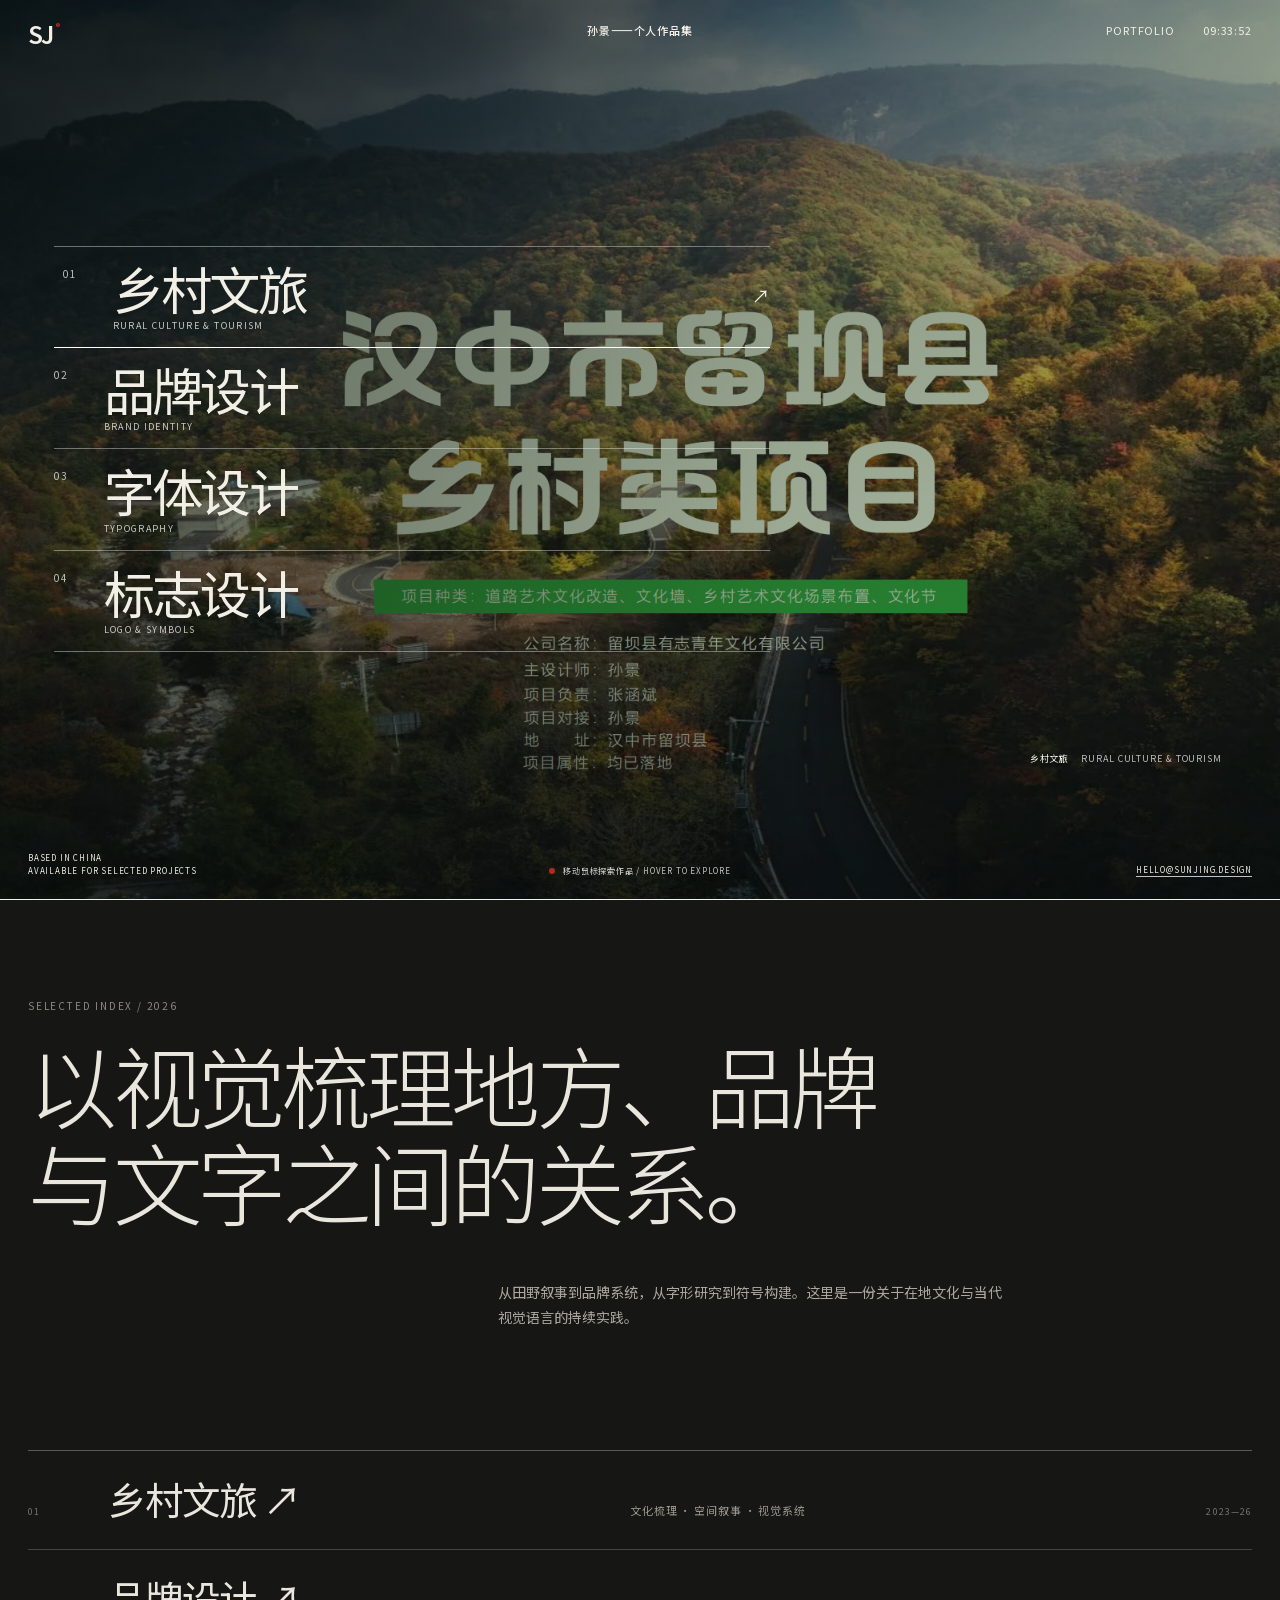
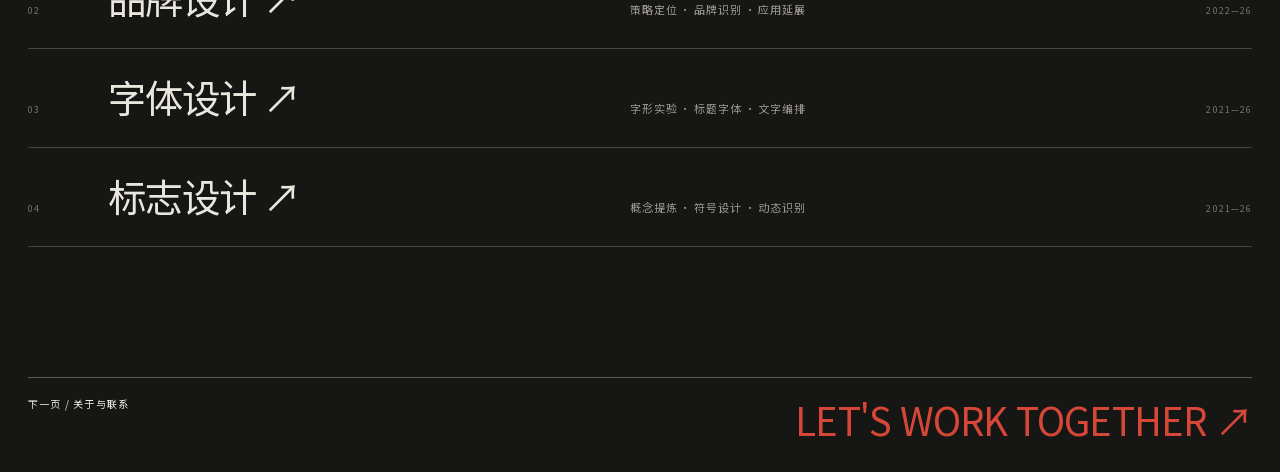
<file: index.html>
<!doctype html>
<html lang="zh-CN">
  <head>
    <meta charset="UTF-8" />
    <meta name="viewport" content="width=device-width, initial-scale=1.0" />
    <meta name="description" content="孙景个人作品集——乡村文旅、品牌设计、字体设计与标志设计。" />
    <meta name="theme-color" content="#ebe8df" />
    <title>孙景——个人作品集</title>
    
    
    <style>@font-face{font-family:'Noto Sans SC';src:url('assets/NotoSansSC-VF.ttf') format('truetype');font-weight:100 900;font-display:swap}</style>
    <link rel="stylesheet" href="styles.css" />
  </head>
  <body>
    <div class="grain" aria-hidden="true"></div>

    <main class="hero" id="top">
      <div class="hero-background" aria-hidden="true">
        <div class="background-image is-visible" data-background="0"></div>
        <div class="background-image" data-background="1"></div>
        <div class="background-image" data-background="2"></div>
        <div class="background-image" data-background="3"></div>
        <div class="background-shade"></div>
      </div>
      <header class="topbar">
        <a class="monogram" href="#top" aria-label="返回首页">SJ<span>®</span></a>
        <p class="site-title">孙景——个人作品集</p>
        <div class="meta"><span>PORTFOLIO</span><span id="clock">00:00:00</span></div>
      </header>

      <section class="hero-layout" aria-label="作品分类">
        <nav class="categories" aria-label="作品分类导航">
          <a class="category is-active" href="rural/index.html" data-category="0" aria-label="乡村文旅，查看项目">
            <span class="category-index">01</span>
            <span class="category-copy"><strong>乡村文旅</strong><small>Rural Culture &amp; Tourism</small></span>
            <span class="category-mark">↗</span>
          </a>
          <a class="category" href="brands/index.html" data-category="1" aria-label="品牌设计，查看项目">
            <span class="category-index">02</span>
            <span class="category-copy"><strong>品牌设计</strong><small>Brand Identity</small></span>
            <span class="category-mark">↗</span>
          </a>
          <a class="category" href="typography/index.html" data-category="2" aria-label="字体设计，查看作品">
            <span class="category-index">03</span>
            <span class="category-copy"><strong>字体设计</strong><small>Typography</small></span>
            <span class="category-mark">↗</span>
          </a>
          <a class="category" href="logos/index.html" data-category="3" aria-label="标志设计，查看作品">
            <span class="category-index">04</span>
            <span class="category-copy"><strong>标志设计</strong><small>Logo &amp; Symbols</small></span>
            <span class="category-mark">↗</span>
          </a>
        </nav>

        <div class="image-caption" aria-live="polite">
          <span id="captionCn">乡村文旅</span>
          <span id="captionEn">RURAL CULTURE &amp; TOURISM</span>
        </div>
      </section>

      <footer class="hero-footer">
        <p>BASED IN CHINA<br />AVAILABLE FOR SELECTED PROJECTS</p>
        <p class="instruction"><span class="cursor-dot"></span>移动鼠标探索作品 / HOVER TO EXPLORE</p>
        <a href="mailto:hello@sunjing.design">HELLO@SUNJING.DESIGN</a>
      </footer>
    </main>

    <section class="index-section" aria-labelledby="index-title">
      <div class="index-intro">
        <p class="eyebrow">SELECTED INDEX / 2026</p>
        <h1 id="index-title">以视觉梳理地方、品牌与文字之间的关系。</h1>
        <p class="summary">从田野叙事到品牌系统，从字形研究到符号构建。这里是一份关于在地文化与当代视觉语言的持续实践。</p>
      </div>
      <div class="project-list">
        <article><span>01</span><h2><a href="rural/index.html">乡村文旅 ↗</a></h2><p>文化梳理 · 空间叙事 · 视觉系统</p><time>2023—26</time></article>
        <article><span>02</span><h2><a href="brands/index.html">品牌设计 ↗</a></h2><p>策略定位 · 品牌识别 · 应用延展</p><time>2022—26</time></article>
        <article><span>03</span><h2><a href="typography/index.html">字体设计 ↗</a></h2><p>字形实验 · 标题字体 · 文字编排</p><time>2021—26</time></article>
        <article><span>04</span><h2><a href="logos/index.html">标志设计 ↗</a></h2><p>概念提炼 · 符号设计 · 动态识别</p><time>2021—26</time></article>
      </div>
      <footer class="contact-strip">
        <span>下一页 / 关于与联系</span>
        <a href="mailto:hello@sunjing.design">LET'S WORK TOGETHER ↗</a>
      </footer>
    </section>

    <script src="script.js"></script>
  </body>
</html>
</file>
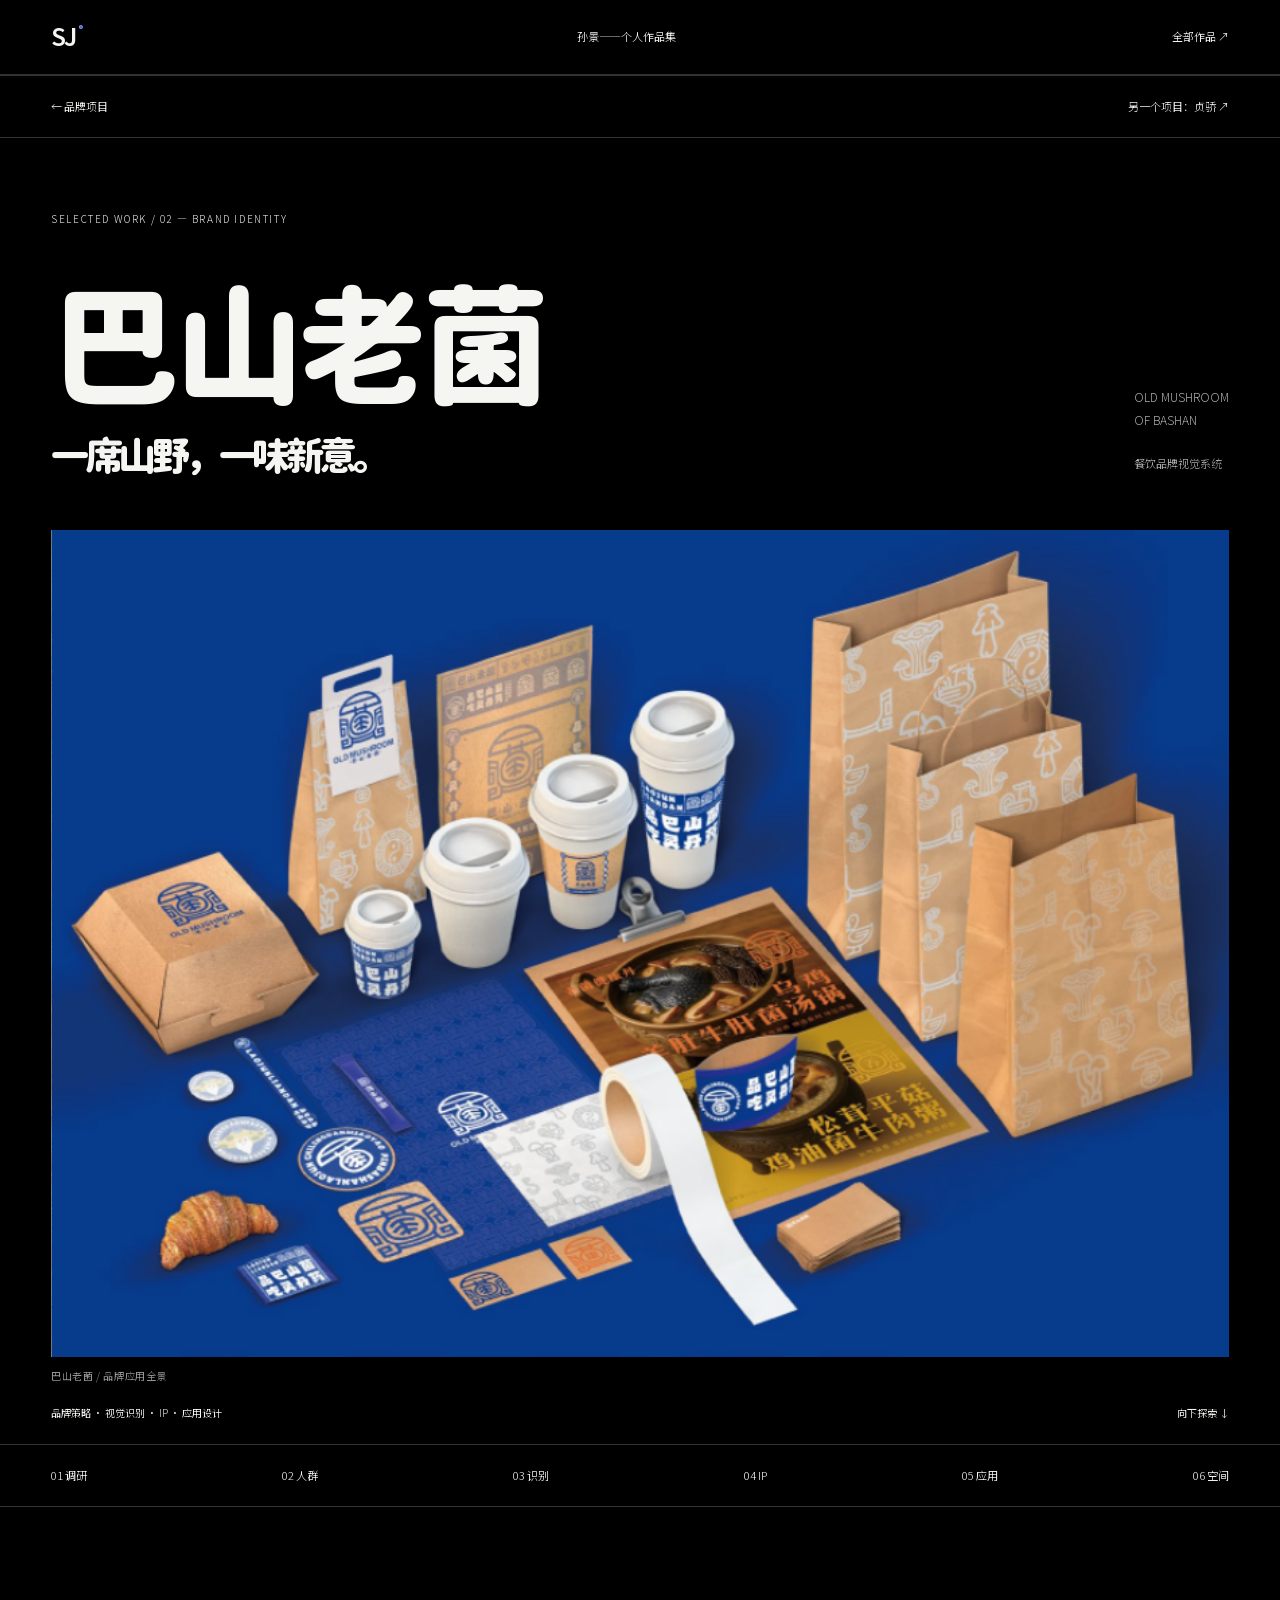
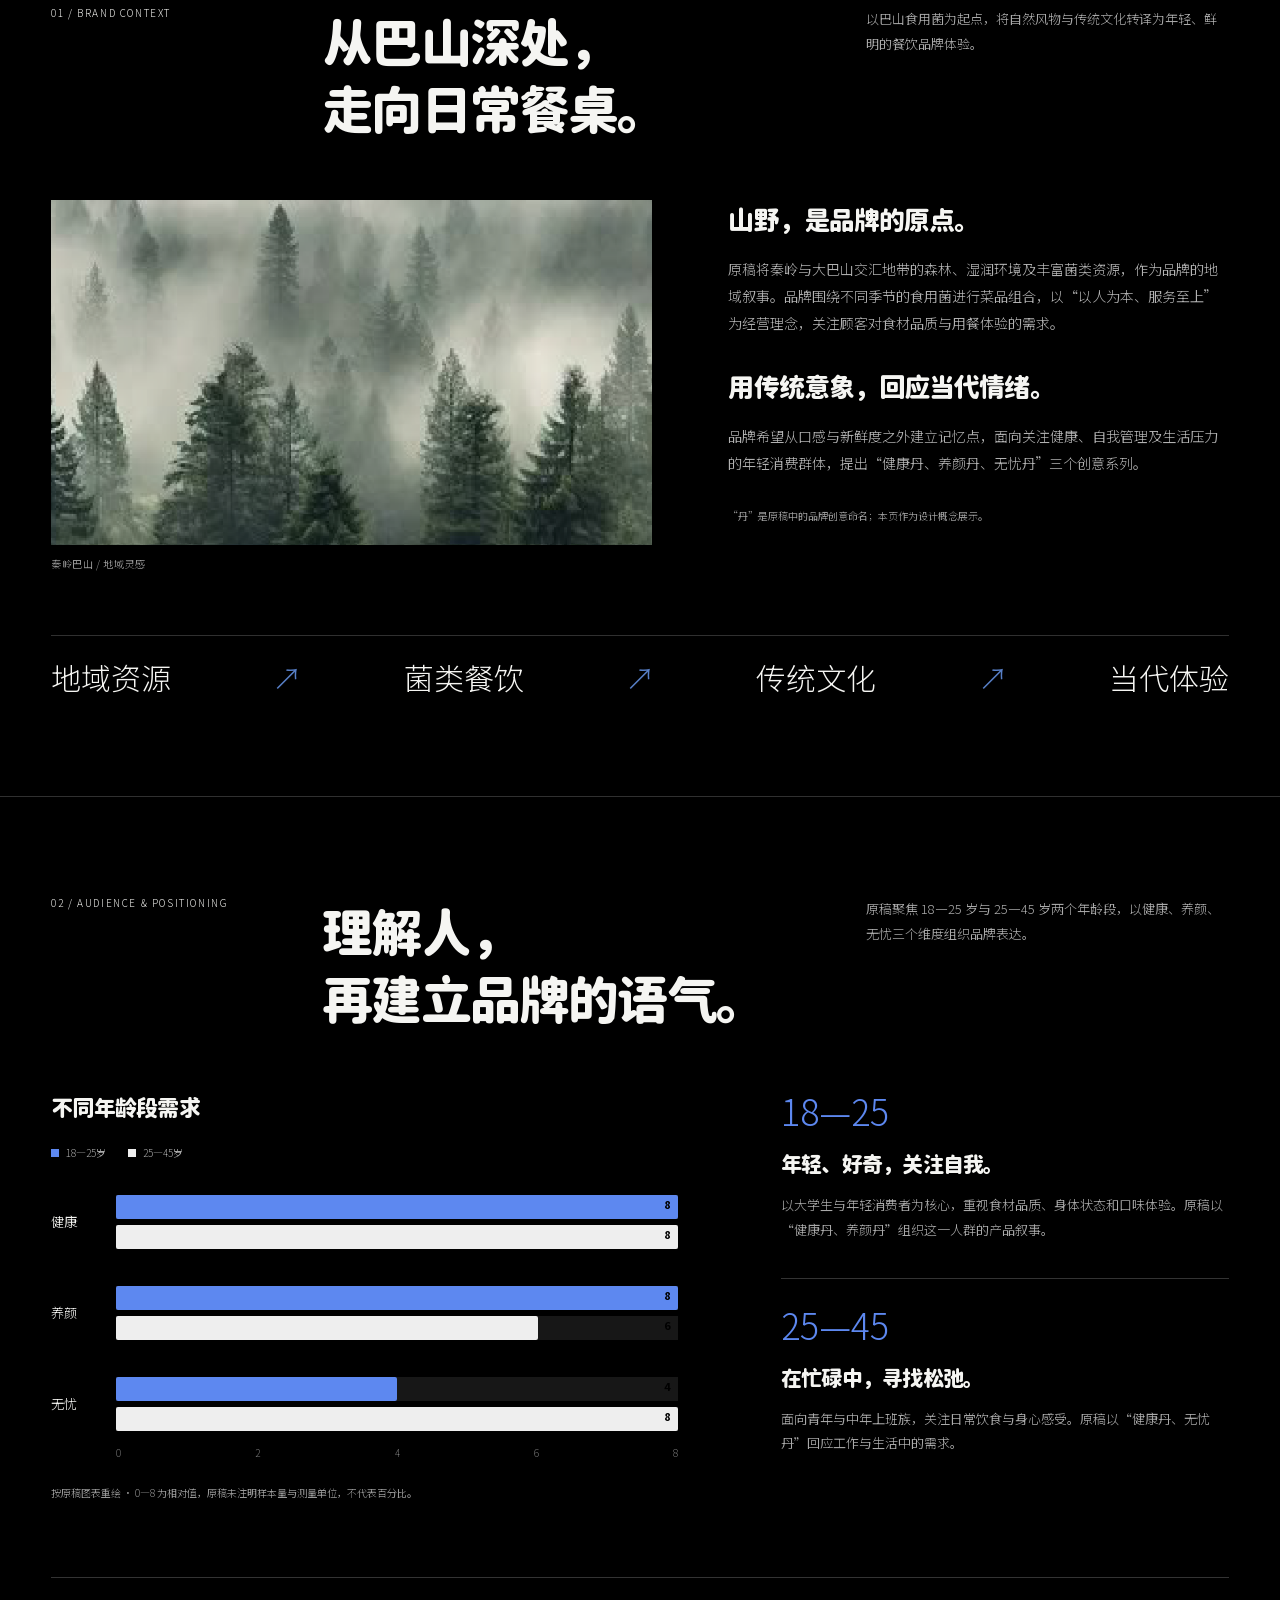
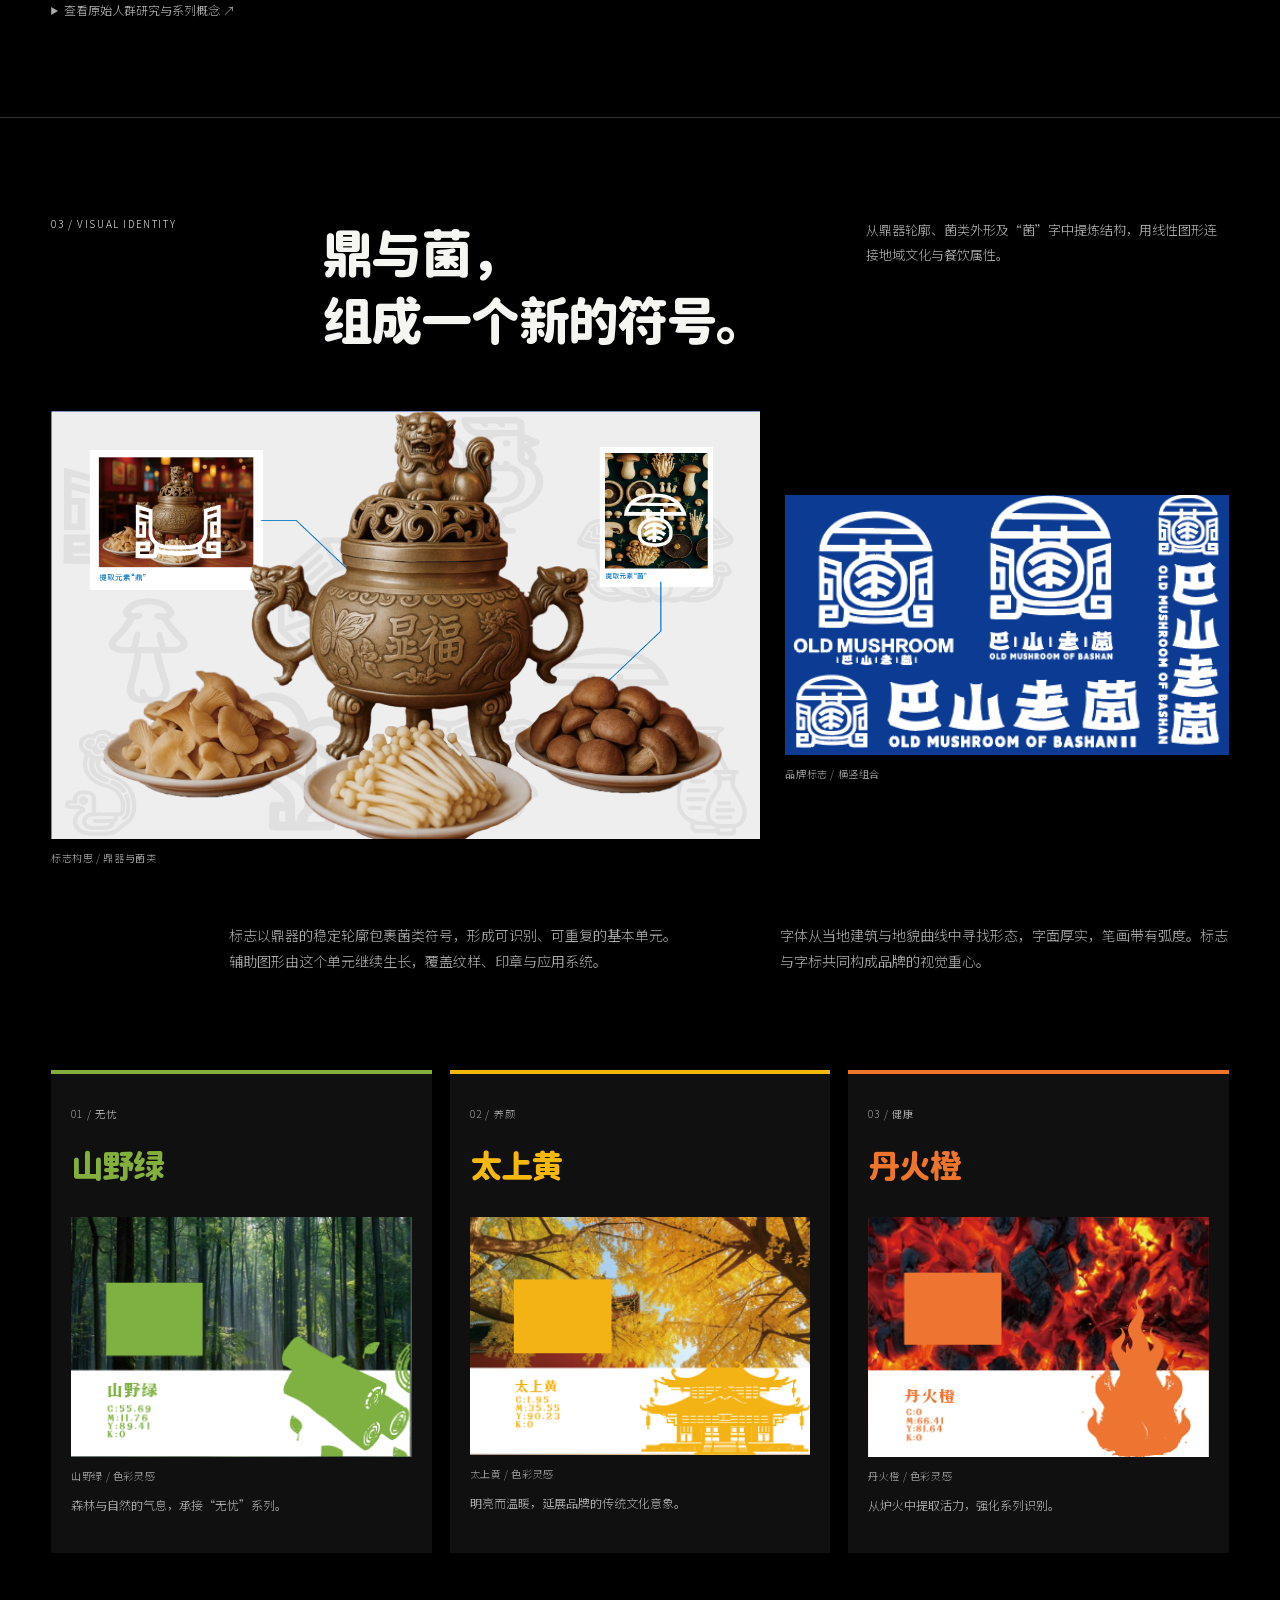
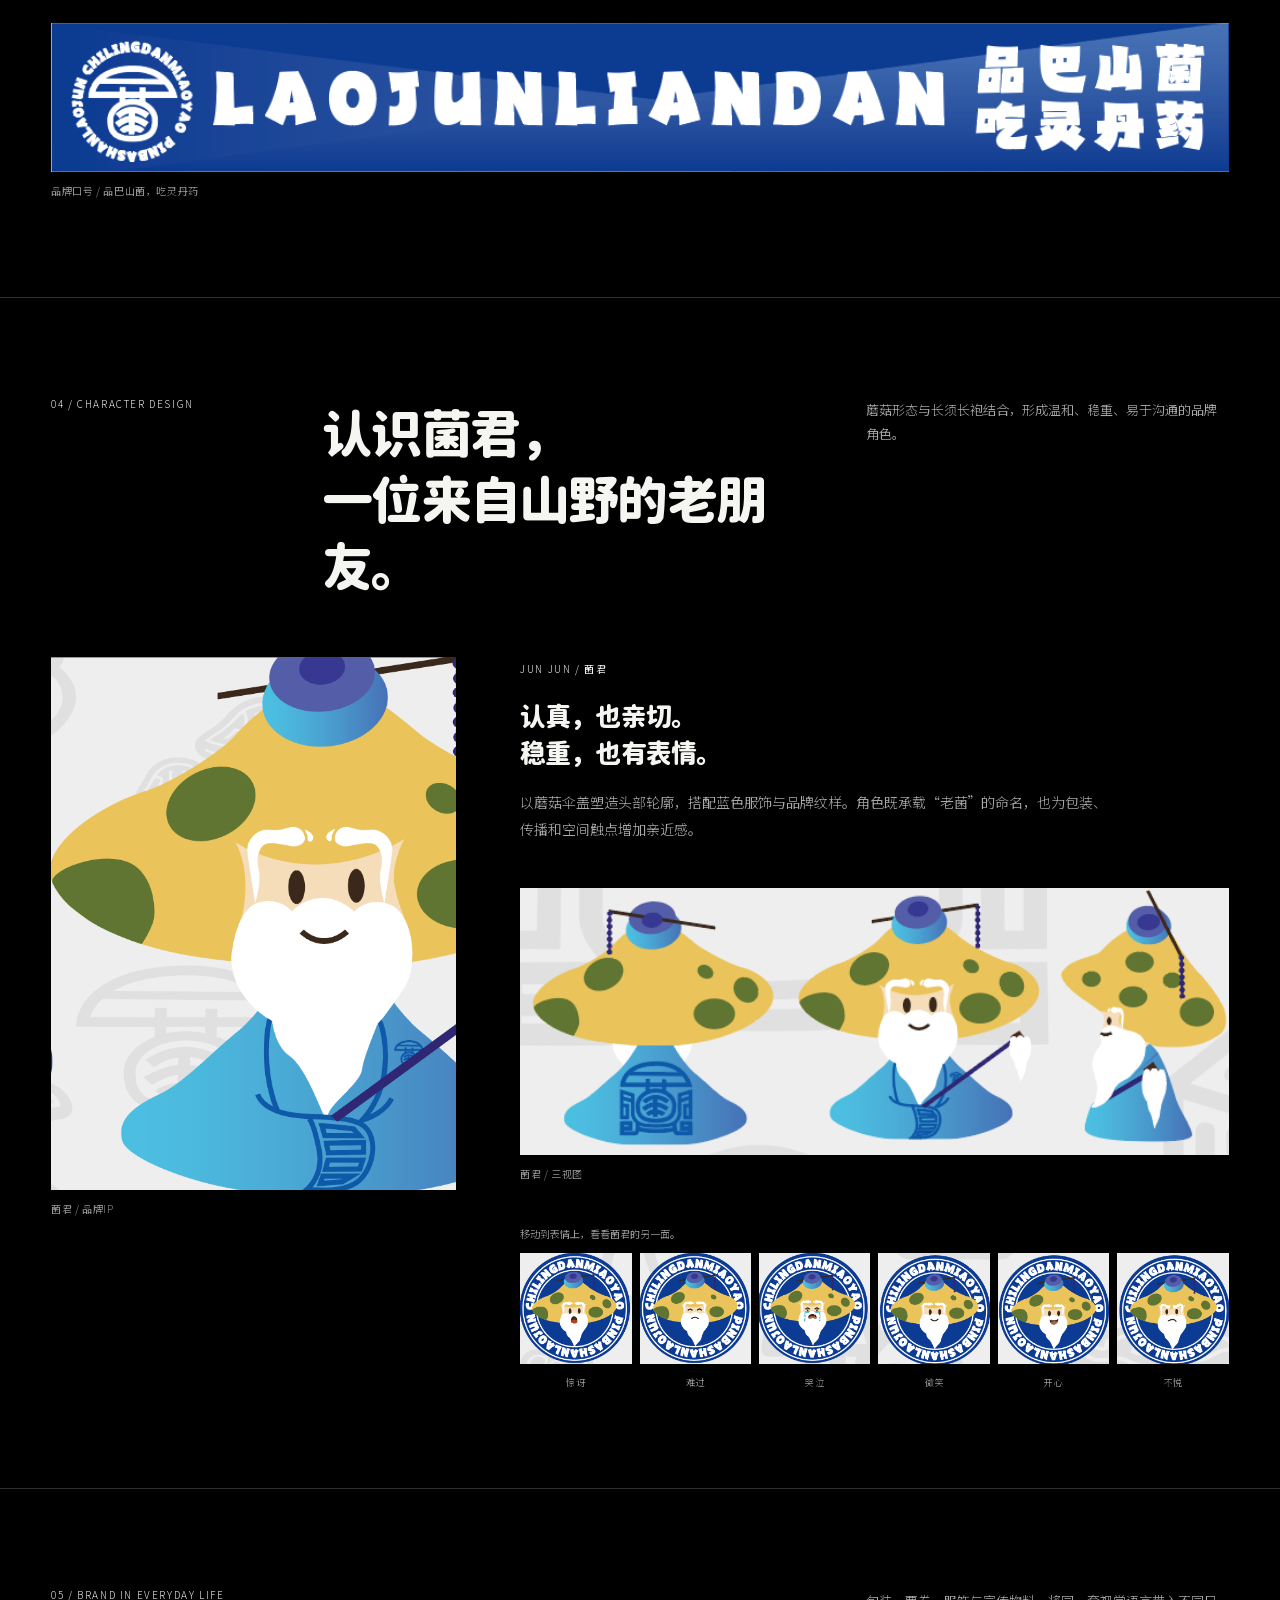
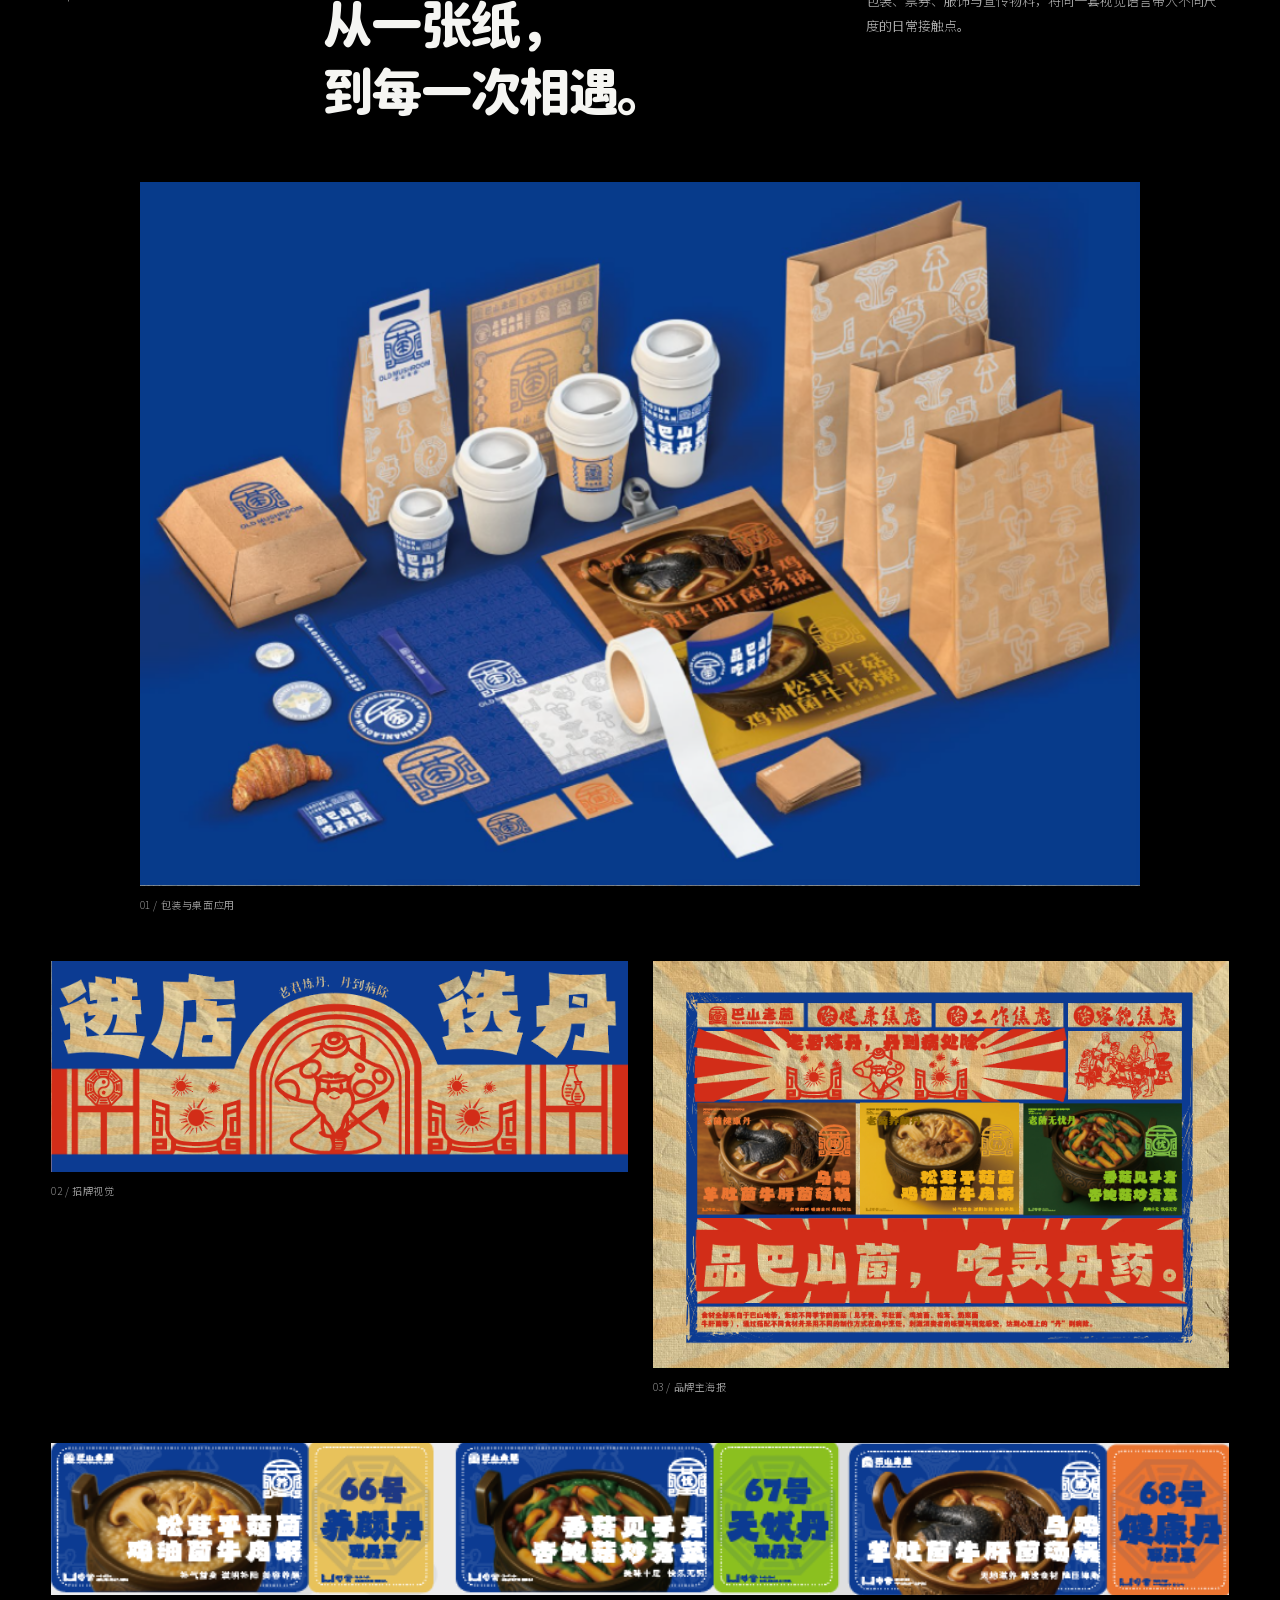
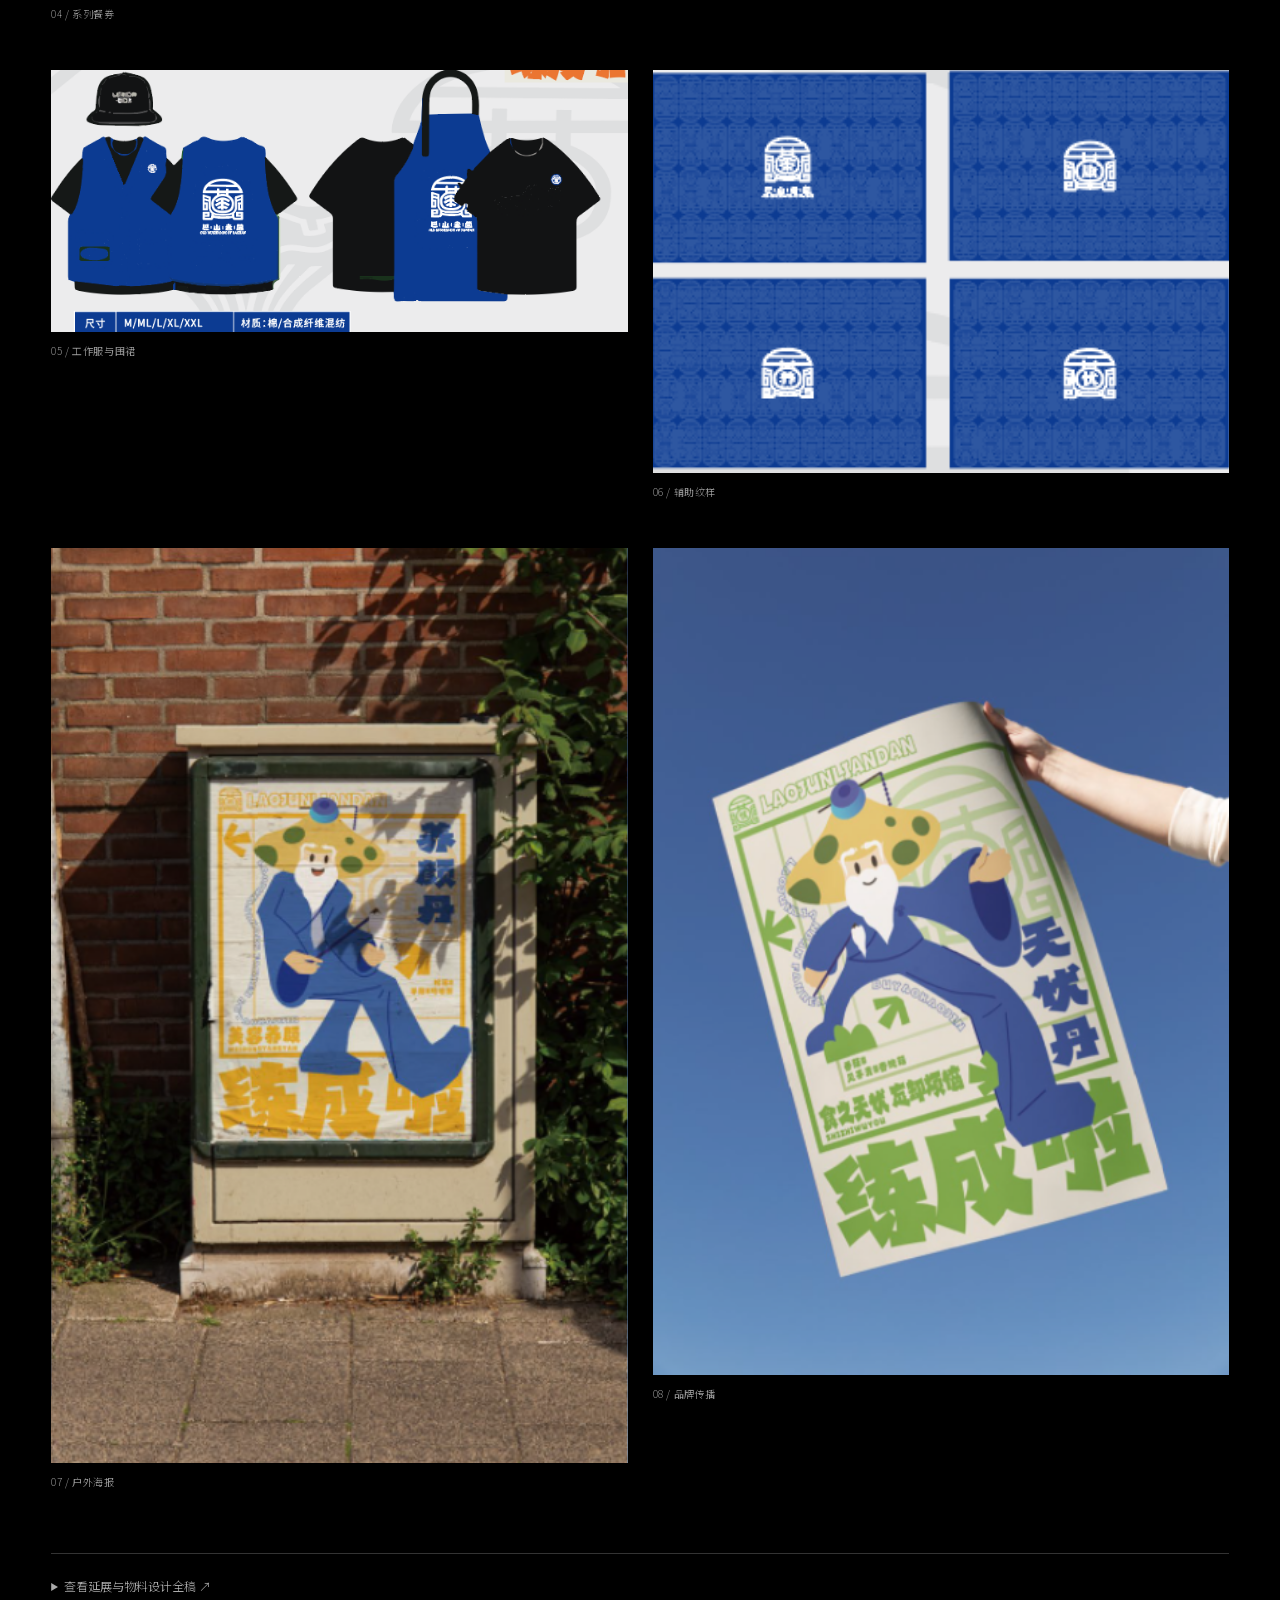
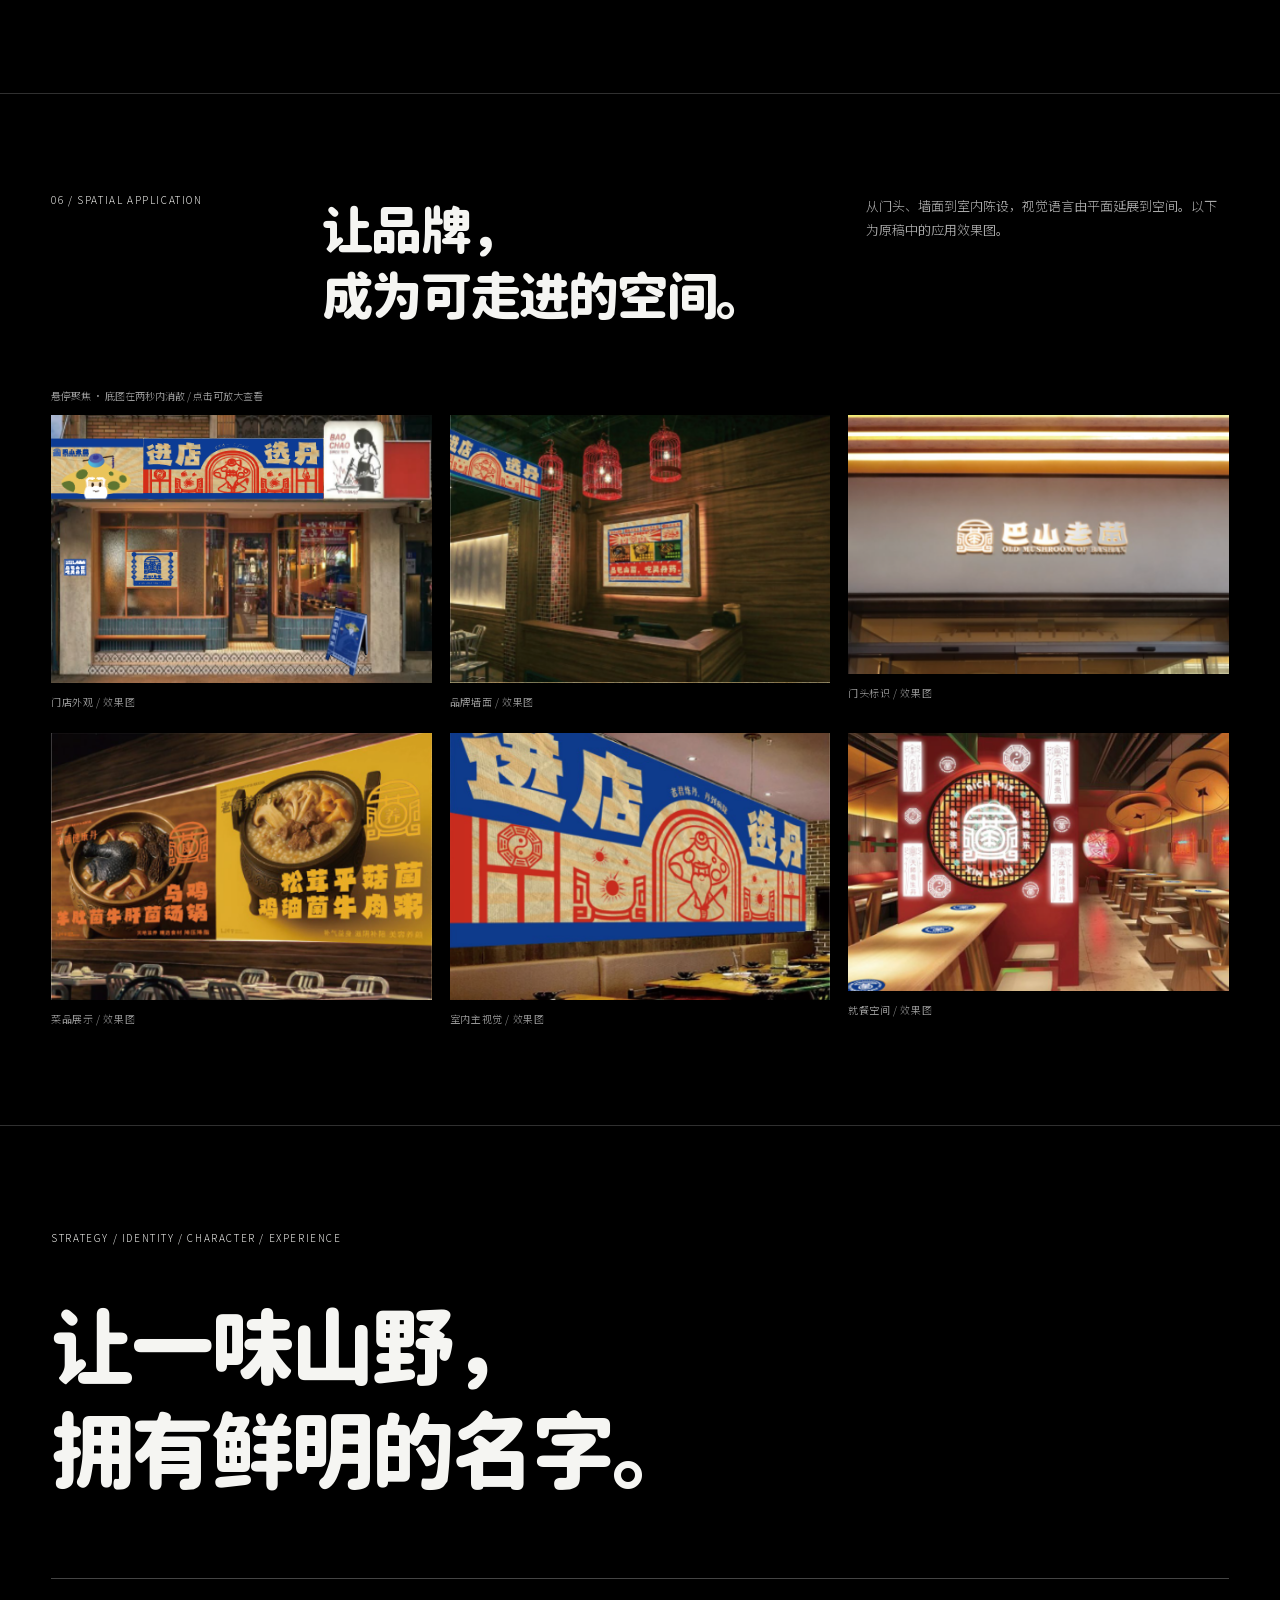
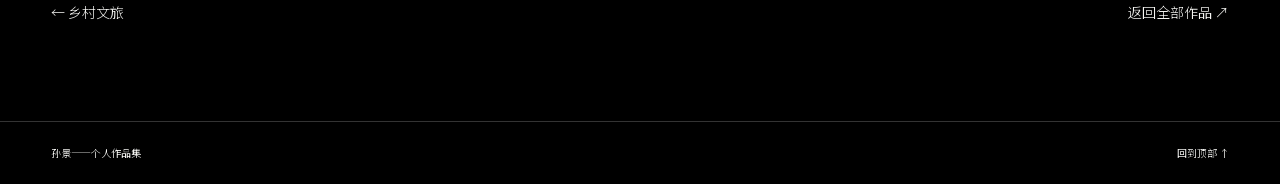
<file: brand/index.html>
<!doctype html>
<html lang="zh-CN"><head><meta charset="utf-8"><meta name="viewport" content="width=device-width,initial-scale=1"><meta name="theme-color" content="#000"><title>巴山老菌 · 品牌设计 — 孙景</title><meta name="description" content="巴山老菌品牌视觉设计：品牌策略、标志系统、菌君IP、包装物料与空间应用。"><link rel="stylesheet" href="../styles.css"><link rel="stylesheet" href="brand.css"><style>@font-face{font-family:'Noto Sans SC';src:url('../assets/NotoSansSC-VF.ttf') format('truetype');font-weight:100 900;font-display:swap}</style><script src="brand.js" defer></script></head>
<body class="brand-page" id="top"><header class="brand-nav"><a href="../index.html" class="monogram" aria-label="返回首页">SJ<span>®</span></a><a href="../index.html">孙景——个人作品集</a><a href="../index.html">全部作品 ↗</a></header>
<main><nav class="chapter-nav"><a href="../brands/index.html">← 品牌项目</a><a href="../zhenjiao/index.html">另一个项目：贞骄 ↗</a></nav><section class="brand-hero"><p class="kicker">SELECTED WORK / 02 — BRAND IDENTITY</p><div class="hero-title"><h1>巴山老菌<span>一席山野，一味新意。</span></h1><p>OLD MUSHROOM<br>OF BASHAN<br><span>餐饮品牌视觉系统</span></p></div><figure class="brand-figure hero-art" data-crop="288,99,875,615"><button class="art-button" type="button" aria-label="放大查看：巴山老菌 / 品牌应用全景"><span class="art-crop" style="aspect-ratio:875/615"><img src="../assets/brand/board-10.png" loading="lazy" alt="巴山老菌 / 品牌应用全景" style="width:163.77142857142857%;left:-32.91428571428571%;top:-16.097560975609756%"></span><span class="view-mark">↗</span></button><figcaption>巴山老菌 / 品牌应用全景</figcaption></figure><div class="hero-meta"><span>品牌策略 · 视觉识别 · IP · 应用设计</span><a href="#research">向下探索 ↓</a></div></section>
<nav class="chapter-nav" aria-label="项目章节"><a href="#research">01 调研</a><a href="#audience">02 人群</a><a href="#identity">03 识别</a><a href="#character">04 IP</a><a href="#applications">05 应用</a><a href="#space">06 空间</a></nav>
<section class="brand-section" id="research"><div class="brand-section-head"><span class="kicker">01 / BRAND CONTEXT</span><h2>从巴山深处，<br>走向日常餐桌。</h2><p>以巴山食用菌为起点，将自然风物与传统文化转译为年轻、鲜明的餐饮品牌体验。</p></div><div class="research-grid"><figure class="brand-figure " data-crop="1,4,775,445"><button class="art-button" type="button" aria-label="放大查看：秦岭巴山 / 地域灵感"><span class="art-crop" style="aspect-ratio:775/445"><img src="../assets/brand/board-1.png" loading="lazy" alt="秦岭巴山 / 地域灵感" style="width:185.93548387096774%;left:-0.12903225806451613%;top:-0.8988764044943821%"></span><span class="view-mark">↗</span></button><figcaption>秦岭巴山 / 地域灵感</figcaption></figure><div class="brand-copy"><h3>山野，是品牌的原点。</h3><p>原稿将秦岭与大巴山交汇地带的森林、湿润环境及丰富菌类资源，作为品牌的地域叙事。品牌围绕不同季节的食用菌进行菜品组合，以“以人为本、服务至上”为经营理念，关注顾客对食材品质与用餐体验的需求。</p><h3>用传统意象，回应当代情绪。</h3><p>品牌希望从口感与新鲜度之外建立记忆点，面向关注健康、自我管理及生活压力的年轻消费群体，提出“健康丹、养颜丹、无忧丹”三个创意系列。</p><p class="fine">“丹”是原稿中的品牌创意命名；本页作为设计概念展示。</p></div></div><div class="strategy-line"><span>地域资源</span><i>↗</i><span>菌类餐饮</span><i>↗</i><span>传统文化</span><i>↗</i><span>当代体验</span></div></section>
<section class="brand-section" id="audience"><div class="brand-section-head"><span class="kicker">02 / AUDIENCE & POSITIONING</span><h2>理解人，<br>再建立品牌的语气。</h2><p>原稿聚焦 18—25 岁与 25—45 岁两个年龄段，以健康、养颜、无忧三个维度组织品牌表达。</p></div><div class="audience-grid"><div class="audience-chart"><div class="chart-header"><h3>不同年龄段需求</h3><div><span class="key young">18—25岁</span><span class="key mature">25—45岁</span></div></div><div class="need-row"><span>健康</span><div><button class="need-track young" data-value="8" aria-label="18至25岁 健康 8"><span style="width:100%"></span><b>8</b></button><button class="need-track mature" data-value="8" aria-label="25至45岁 健康 8"><span style="width:100%"></span><b>8</b></button></div></div><div class="need-row"><span>养颜</span><div><button class="need-track young" data-value="8" aria-label="18至25岁 养颜 8"><span style="width:100%"></span><b>8</b></button><button class="need-track mature" data-value="6" aria-label="25至45岁 养颜 6"><span style="width:75%"></span><b>6</b></button></div></div><div class="need-row"><span>无忧</span><div><button class="need-track young" data-value="4" aria-label="18至25岁 无忧 4"><span style="width:50%"></span><b>4</b></button><button class="need-track mature" data-value="8" aria-label="25至45岁 无忧 8"><span style="width:100%"></span><b>8</b></button></div></div><div class="chart-scale"><span>0</span><span>2</span><span>4</span><span>6</span><span>8</span></div><p class="fine">按原稿图表重绘 · 0—8 为相对值，原稿未注明样本量与测量单位，不代表百分比。</p></div><div class="audience-text"><article><span>18—25</span><h3>年轻、好奇，关注自我。</h3><p>以大学生与年轻消费者为核心，重视食材品质、身体状态和口味体验。原稿以“健康丹、养颜丹”组织这一人群的产品叙事。</p></article><article><span>25—45</span><h3>在忙碌中，寻找松弛。</h3><p>面向青年与中年上班族，关注日常饮食与身心感受。原稿以“健康丹、无忧丹”回应工作与生活中的需求。</p></article></div></div><details class="source-details"><summary>查看原始人群研究与系列概念 ↗</summary><div class="two-up"><figure class="brand-figure " data-crop="1,1,1434,807"><button class="art-button" type="button" aria-label="放大查看：人群定位 / 原稿"><span class="art-crop" style="aspect-ratio:1434/807"><img src="../assets/brand/board-2.png" loading="lazy" alt="人群定位 / 原稿" style="width:100.139470013947%;left:-0.0697350069735007%;top:-0.12391573729863693%"></span><span class="view-mark">↗</span></button><figcaption>人群定位 / 原稿</figcaption></figure><figure class="brand-figure " data-crop="1,1,1917,1079"><button class="art-button" type="button" aria-label="放大查看：三大系列 / 原稿概念"><span class="art-crop" style="aspect-ratio:1917/1079"><img src="../assets/brand/board-3.png" loading="lazy" alt="三大系列 / 原稿概念" style="width:100.10432968179448%;left:-0.05216484089723526%;top:-0.09267840593141798%"></span><span class="view-mark">↗</span></button><figcaption>三大系列 / 原稿概念</figcaption></figure></div></details></section>
<section class="brand-section" id="identity"><div class="brand-section-head"><span class="kicker">03 / VISUAL IDENTITY</span><h2>鼎与菌，<br>组成一个新的符号。</h2><p>从鼎器轮廓、菌类外形及“菌”字中提炼结构，用线性图形连接地域文化与餐饮属性。</p></div><div class="identity-main"><figure class="brand-figure " data-crop="370,58,1169,704"><button class="art-button" type="button" aria-label="放大查看：标志构思 / 鼎器与菌类"><span class="art-crop" style="aspect-ratio:1169/704"><img src="../assets/brand/board-5.png" loading="lazy" alt="标志构思 / 鼎器与菌类" style="width:163.47305389221555%;left:-31.65098374679213%;top:-8.238636363636363%"></span><span class="view-mark">↗</span></button><figcaption>标志构思 / 鼎器与菌类</figcaption></figure><figure class="brand-figure " data-crop="56,775,417,245"><button class="art-button" type="button" aria-label="放大查看：品牌标志 / 横竖组合"><span class="art-crop" style="aspect-ratio:417/245"><img src="../assets/brand/board-5.png" loading="lazy" alt="品牌标志 / 横竖组合" style="width:458.273381294964%;left:-13.42925659472422%;top:-316.32653061224494%"></span><span class="view-mark">↗</span></button><figcaption>品牌标志 / 横竖组合</figcaption></figure></div><div class="identity-notes"><p>标志以鼎器的稳定轮廓包裹菌类符号，形成可识别、可重复的基本单元。辅助图形由这个单元继续生长，覆盖纹样、印章与应用系统。</p><p>字体从当地建筑与地貌曲线中寻找形态，字面厚实，笔画带有弧度。标志与字标共同构成品牌的视觉重心。</p></div><div class="series-grid"><article class="series green"><span>01 / 无忧</span><h3>山野绿</h3><figure class="brand-figure " data-crop="754,393,334,236"><button class="art-button" type="button" aria-label="放大查看：山野绿 / 色彩灵感"><span class="art-crop" style="aspect-ratio:334/236"><img src="../assets/brand/board-4.png" loading="lazy" alt="山野绿 / 色彩灵感" style="width:573.6526946107784%;left:-225.74850299401197%;top:-166.52542372881356%"></span><span class="view-mark">↗</span></button><figcaption>山野绿 / 色彩灵感</figcaption></figure><p>森林与自然的气息，承接“无忧”系列。</p></article><article class="series yellow"><span>02 / 养颜</span><h3>太上黄</h3><figure class="brand-figure " data-crop="1411,391,332,232"><button class="art-button" type="button" aria-label="放大查看：太上黄 / 色彩灵感"><span class="art-crop" style="aspect-ratio:332/232"><img src="../assets/brand/board-4.png" loading="lazy" alt="太上黄 / 色彩灵感" style="width:577.1084337349397%;left:-425%;top:-168.5344827586207%"></span><span class="view-mark">↗</span></button><figcaption>太上黄 / 色彩灵感</figcaption></figure><p>明亮而温暖，延展品牌的传统文化意象。</p></article><article class="series orange"><span>03 / 健康</span><h3>丹火橙</h3><figure class="brand-figure " data-crop="120,390,346,244"><button class="art-button" type="button" aria-label="放大查看：丹火橙 / 色彩灵感"><span class="art-crop" style="aspect-ratio:346/244"><img src="../assets/brand/board-4.png" loading="lazy" alt="丹火橙 / 色彩灵感" style="width:553.7572254335261%;left:-34.68208092485549%;top:-159.8360655737705%"></span><span class="view-mark">↗</span></button><figcaption>丹火橙 / 色彩灵感</figcaption></figure><p>从炉火中提取活力，强化系列识别。</p></article></div><div class="banner-art"><figure class="brand-figure " data-crop="776,172,1087,137"><button class="art-button" type="button" aria-label="放大查看：品牌口号 / 品巴山菌，吃灵丹药"><span class="art-crop" style="aspect-ratio:1087/137"><img src="../assets/brand/board-7.png" loading="lazy" alt="品牌口号 / 品巴山菌，吃灵丹药" style="width:176.6329346826127%;left:-71.38914443422263%;top:-125.54744525547446%"></span><span class="view-mark">↗</span></button><figcaption>品牌口号 / 品巴山菌，吃灵丹药</figcaption></figure></div></section>
<section class="brand-section" id="character"><div class="brand-section-head"><span class="kicker">04 / CHARACTER DESIGN</span><h2>认识菌君，<br>一位来自山野的老朋友。</h2><p>蘑菇形态与长须长袍结合，形成温和、稳重、易于沟通的品牌角色。</p></div><div class="character-grid"><figure class="brand-figure " data-crop="1295,133,623,820"><button class="art-button" type="button" aria-label="放大查看：菌君 / 品牌IP"><span class="art-crop" style="aspect-ratio:623/820"><img src="../assets/brand/board-6.png" loading="lazy" alt="菌君 / 品牌IP" style="width:308.0256821829856%;left:-207.86516853932585%;top:-16.21951219512195%"></span><span class="view-mark">↗</span></button><figcaption>菌君 / 品牌IP</figcaption></figure><div><div class="ip-copy"><span class="kicker">JUN JUN / 菌君</span><h3>认真，也亲切。<br>稳重，也有表情。</h3><p>以蘑菇伞盖塑造头部轮廓，搭配蓝色服饰与品牌纹样。角色既承载“老菌”的命名，也为包装、传播和空间触点增加亲近感。</p></div><figure class="brand-figure " data-crop="55,262,615,231"><button class="art-button" type="button" aria-label="放大查看：菌君 / 三视图"><span class="art-crop" style="aspect-ratio:615/231"><img src="../assets/brand/board-6.png" loading="lazy" alt="菌君 / 三视图" style="width:312.0325203252032%;left:-8.94308943089431%;top:-113.41991341991343%"></span><span class="view-mark">↗</span></button><figcaption>菌君 / 三视图</figcaption></figure><div class="expression-picker"><p class="fine">移动到表情上，看看菌君的另一面。</p><div class="expressions"><figure class="brand-figure " data-crop="72,653,195,195"><button class="art-button" type="button" aria-label="放大查看：惊讶"><span class="art-crop" style="aspect-ratio:195/195"><img src="../assets/brand/board-6.png" loading="lazy" alt="惊讶" style="width:984.1025641025642%;left:-36.92307692307693%;top:-334.87179487179486%"></span><span class="view-mark">↗</span></button><figcaption>惊讶</figcaption></figure><figure class="brand-figure " data-crop="278,653,195,195"><button class="art-button" type="button" aria-label="放大查看：难过"><span class="art-crop" style="aspect-ratio:195/195"><img src="../assets/brand/board-6.png" loading="lazy" alt="难过" style="width:984.1025641025642%;left:-142.56410256410257%;top:-334.87179487179486%"></span><span class="view-mark">↗</span></button><figcaption>难过</figcaption></figure><figure class="brand-figure " data-crop="484,653,195,195"><button class="art-button" type="button" aria-label="放大查看：哭泣"><span class="art-crop" style="aspect-ratio:195/195"><img src="../assets/brand/board-6.png" loading="lazy" alt="哭泣" style="width:984.1025641025642%;left:-248.2051282051282%;top:-334.87179487179486%"></span><span class="view-mark">↗</span></button><figcaption>哭泣</figcaption></figure><figure class="brand-figure " data-crop="689,653,195,195"><button class="art-button" type="button" aria-label="放大查看：微笑"><span class="art-crop" style="aspect-ratio:195/195"><img src="../assets/brand/board-6.png" loading="lazy" alt="微笑" style="width:984.1025641025642%;left:-353.3333333333333%;top:-334.87179487179486%"></span><span class="view-mark">↗</span></button><figcaption>微笑</figcaption></figure><figure class="brand-figure " data-crop="895,653,195,195"><button class="art-button" type="button" aria-label="放大查看：开心"><span class="art-crop" style="aspect-ratio:195/195"><img src="../assets/brand/board-6.png" loading="lazy" alt="开心" style="width:984.1025641025642%;left:-458.97435897435895%;top:-334.87179487179486%"></span><span class="view-mark">↗</span></button><figcaption>开心</figcaption></figure><figure class="brand-figure " data-crop="1100,653,195,195"><button class="art-button" type="button" aria-label="放大查看：不悦"><span class="art-crop" style="aspect-ratio:195/195"><img src="../assets/brand/board-6.png" loading="lazy" alt="不悦" style="width:984.1025641025642%;left:-564.1025641025641%;top:-334.87179487179486%"></span><span class="view-mark">↗</span></button><figcaption>不悦</figcaption></figure></div></div></div></div></section>
<section class="brand-section" id="applications"><div class="brand-section-head"><span class="kicker">05 / BRAND IN EVERYDAY LIFE</span><h2>从一张纸，<br>到每一次相遇。</h2><p>包装、票券、服饰与宣传物料，将同一套视觉语言带入不同尺度的日常接触点。</p></div><div class="application-grid"><figure class="brand-figure span-two" data-crop="288,99,875,615"><button class="art-button" type="button" aria-label="放大查看：01 / 包装与桌面应用"><span class="art-crop" style="aspect-ratio:875/615"><img src="../assets/brand/board-10.png" loading="lazy" alt="01 / 包装与桌面应用" style="width:163.77142857142857%;left:-32.91428571428571%;top:-16.097560975609756%"></span><span class="view-mark">↗</span></button><figcaption>01 / 包装与桌面应用</figcaption></figure><figure class="brand-figure " data-crop="80,189,690,253"><button class="art-button" type="button" aria-label="放大查看：02 / 招牌视觉"><span class="art-crop" style="aspect-ratio:690/253"><img src="../assets/brand/board-7.png" loading="lazy" alt="02 / 招牌视觉" style="width:278.2608695652174%;left:-11.594202898550725%;top:-74.70355731225297%"></span><span class="view-mark">↗</span></button><figcaption>02 / 招牌视觉</figcaption></figure><figure class="brand-figure " data-crop="79,469,684,483"><button class="art-button" type="button" aria-label="放大查看：03 / 品牌主海报"><span class="art-crop" style="aspect-ratio:684/483"><img src="../assets/brand/board-7.png" loading="lazy" alt="03 / 品牌主海报" style="width:280.7017543859649%;left:-11.549707602339181%;top:-97.10144927536231%"></span><span class="view-mark">↗</span></button><figcaption>03 / 品牌主海报</figcaption></figure><figure class="brand-figure span-two" data-crop="63,418,841,109"><button class="art-button" type="button" aria-label="放大查看：04 / 系列餐券"><span class="art-crop" style="aspect-ratio:841/109"><img src="../assets/brand/board-9.png" loading="lazy" alt="04 / 系列餐券" style="width:226.99167657550535%;left:-7.491082045184304%;top:-383.4862385321101%"></span><span class="view-mark">↗</span></button><figcaption>04 / 系列餐券</figcaption></figure><figure class="brand-figure " data-crop="926,620,694,315"><button class="art-button" type="button" aria-label="放大查看：05 / 工作服与围裙"><span class="art-crop" style="aspect-ratio:694/315"><img src="../assets/brand/board-9.png" loading="lazy" alt="05 / 工作服与围裙" style="width:275.0720461095101%;left:-133.42939481268013%;top:-196.8253968253968%"></span><span class="view-mark">↗</span></button><figcaption>05 / 工作服与围裙</figcaption></figure><figure class="brand-figure " data-crop="1406,470,318,222"><button class="art-button" type="button" aria-label="放大查看：06 / 辅助纹样"><span class="art-crop" style="aspect-ratio:318/222"><img src="../assets/brand/board-7.png" loading="lazy" alt="06 / 辅助纹样" style="width:603.7735849056604%;left:-442.1383647798742%;top:-211.71171171171173%"></span><span class="view-mark">↗</span></button><figcaption>06 / 辅助纹样</figcaption></figure><figure class="brand-figure portrait" data-crop="617,97,388,616"><button class="art-button" type="button" aria-label="放大查看：07 / 户外海报"><span class="art-crop" style="aspect-ratio:388/616"><img src="../assets/brand/board-11.png" loading="lazy" alt="07 / 户外海报" style="width:370.36082474226805%;left:-159.020618556701%;top:-15.746753246753247%"></span><span class="view-mark">↗</span></button><figcaption>07 / 户外海报</figcaption></figure><figure class="brand-figure portrait" data-crop="1007,97,429,616"><button class="art-button" type="button" aria-label="放大查看：08 / 品牌传播"><span class="art-crop" style="aspect-ratio:429/616"><img src="../assets/brand/board-11.png" loading="lazy" alt="08 / 品牌传播" style="width:334.96503496503493%;left:-234.73193473193473%;top:-15.746753246753247%"></span><span class="view-mark">↗</span></button><figcaption>08 / 品牌传播</figcaption></figure></div><details class="source-details"><summary>查看延展与物料设计全稿 ↗</summary><div class="two-up"><figure class="brand-figure " data-crop="1,130,1918,824"><button class="art-button" type="button" aria-label="放大查看：延展设计 / 完整原稿"><span class="art-crop" style="aspect-ratio:1918/824"><img src="../assets/brand/board-7.png" loading="lazy" alt="延展设计 / 完整原稿" style="width:100.10427528675704%;left:-0.05213764337851929%;top:-15.776699029126215%"></span><span class="view-mark">↗</span></button><figcaption>延展设计 / 完整原稿</figcaption></figure><figure class="brand-figure " data-crop="8,132,1900,823"><button class="art-button" type="button" aria-label="放大查看：物料设计 / 完整原稿"><span class="art-crop" style="aspect-ratio:1900/823"><img src="../assets/brand/board-9.png" loading="lazy" alt="物料设计 / 完整原稿" style="width:100.47368421052632%;left:-0.42105263157894735%;top:-16.038882138517618%"></span><span class="view-mark">↗</span></button><figcaption>物料设计 / 完整原稿</figcaption></figure></div></details></section>
<section class="brand-section" id="space"><div class="brand-section-head"><span class="kicker">06 / SPATIAL APPLICATION</span><h2>让品牌，<br>成为可走进的空间。</h2><p>从门头、墙面到室内陈设，视觉语言由平面延展到空间。以下为原稿中的应用效果图。</p></div><p class="fine">悬停聚焦 · 底图在两秒内消散 / 点击可放大查看</p><div class="space-gallery"><figure class="brand-figure " data-crop="48,104,434,306"><button class="art-button" type="button" aria-label="放大查看：门店外观 / 效果图"><span class="art-crop" style="aspect-ratio:434/306"><img src="../assets/brand/board-12.png" loading="lazy" alt="门店外观 / 效果图" style="width:332.02764976958525%;left:-11.059907834101383%;top:-33.98692810457516%"></span><span class="view-mark">↗</span></button><figcaption>门店外观 / 效果图</figcaption></figure><figure class="brand-figure " data-crop="496,105,436,307"><button class="art-button" type="button" aria-label="放大查看：品牌墙面 / 效果图"><span class="art-crop" style="aspect-ratio:436/307"><img src="../assets/brand/board-12.png" loading="lazy" alt="品牌墙面 / 效果图" style="width:330.5045871559633%;left:-113.76146788990826%;top:-34.20195439739413%"></span><span class="view-mark">↗</span></button><figcaption>品牌墙面 / 效果图</figcaption></figure><figure class="brand-figure " data-crop="944,105,450,307"><button class="art-button" type="button" aria-label="放大查看：门头标识 / 效果图"><span class="art-crop" style="aspect-ratio:450/307"><img src="../assets/brand/board-12.png" loading="lazy" alt="门头标识 / 效果图" style="width:320.22222222222223%;left:-209.7777777777778%;top:-34.20195439739413%"></span><span class="view-mark">↗</span></button><figcaption>门头标识 / 效果图</figcaption></figure><figure class="brand-figure " data-crop="49,414,434,304"><button class="art-button" type="button" aria-label="放大查看：菜品展示 / 效果图"><span class="art-crop" style="aspect-ratio:434/304"><img src="../assets/brand/board-12.png" loading="lazy" alt="菜品展示 / 效果图" style="width:332.02764976958525%;left:-11.29032258064516%;top:-136.1842105263158%"></span><span class="view-mark">↗</span></button><figcaption>菜品展示 / 效果图</figcaption></figure><figure class="brand-figure " data-crop="496,414,435,305"><button class="art-button" type="button" aria-label="放大查看：室内主视觉 / 效果图"><span class="art-crop" style="aspect-ratio:435/305"><img src="../assets/brand/board-12.png" loading="lazy" alt="室内主视觉 / 效果图" style="width:331.2643678160919%;left:-114.02298850574712%;top:-135.7377049180328%"></span><span class="view-mark">↗</span></button><figcaption>室内主视觉 / 效果图</figcaption></figure><figure class="brand-figure " data-crop="944,415,450,305"><button class="art-button" type="button" aria-label="放大查看：就餐空间 / 效果图"><span class="art-crop" style="aspect-ratio:450/305"><img src="../assets/brand/board-12.png" loading="lazy" alt="就餐空间 / 效果图" style="width:320.22222222222223%;left:-209.7777777777778%;top:-136.0655737704918%"></span><span class="view-mark">↗</span></button><figcaption>就餐空间 / 效果图</figcaption></figure></div></section>
<section class="brand-closing"><span class="kicker">STRATEGY / IDENTITY / CHARACTER / EXPERIENCE</span><h2>让一味山野，<br>拥有鲜明的名字。</h2><div><a href="../rural/index.html">← 乡村文旅</a><a href="../index.html">返回全部作品 ↗</a></div></section></main><footer class="brand-footer"><span>孙景——个人作品集</span><a href="#top">回到顶部 ↑</a></footer><dialog class="art-dialog"><button class="close-dialog" aria-label="关闭放大预览">关闭 ×</button><div class="dialog-art"></div><p></p></dialog></body></html>
</file>
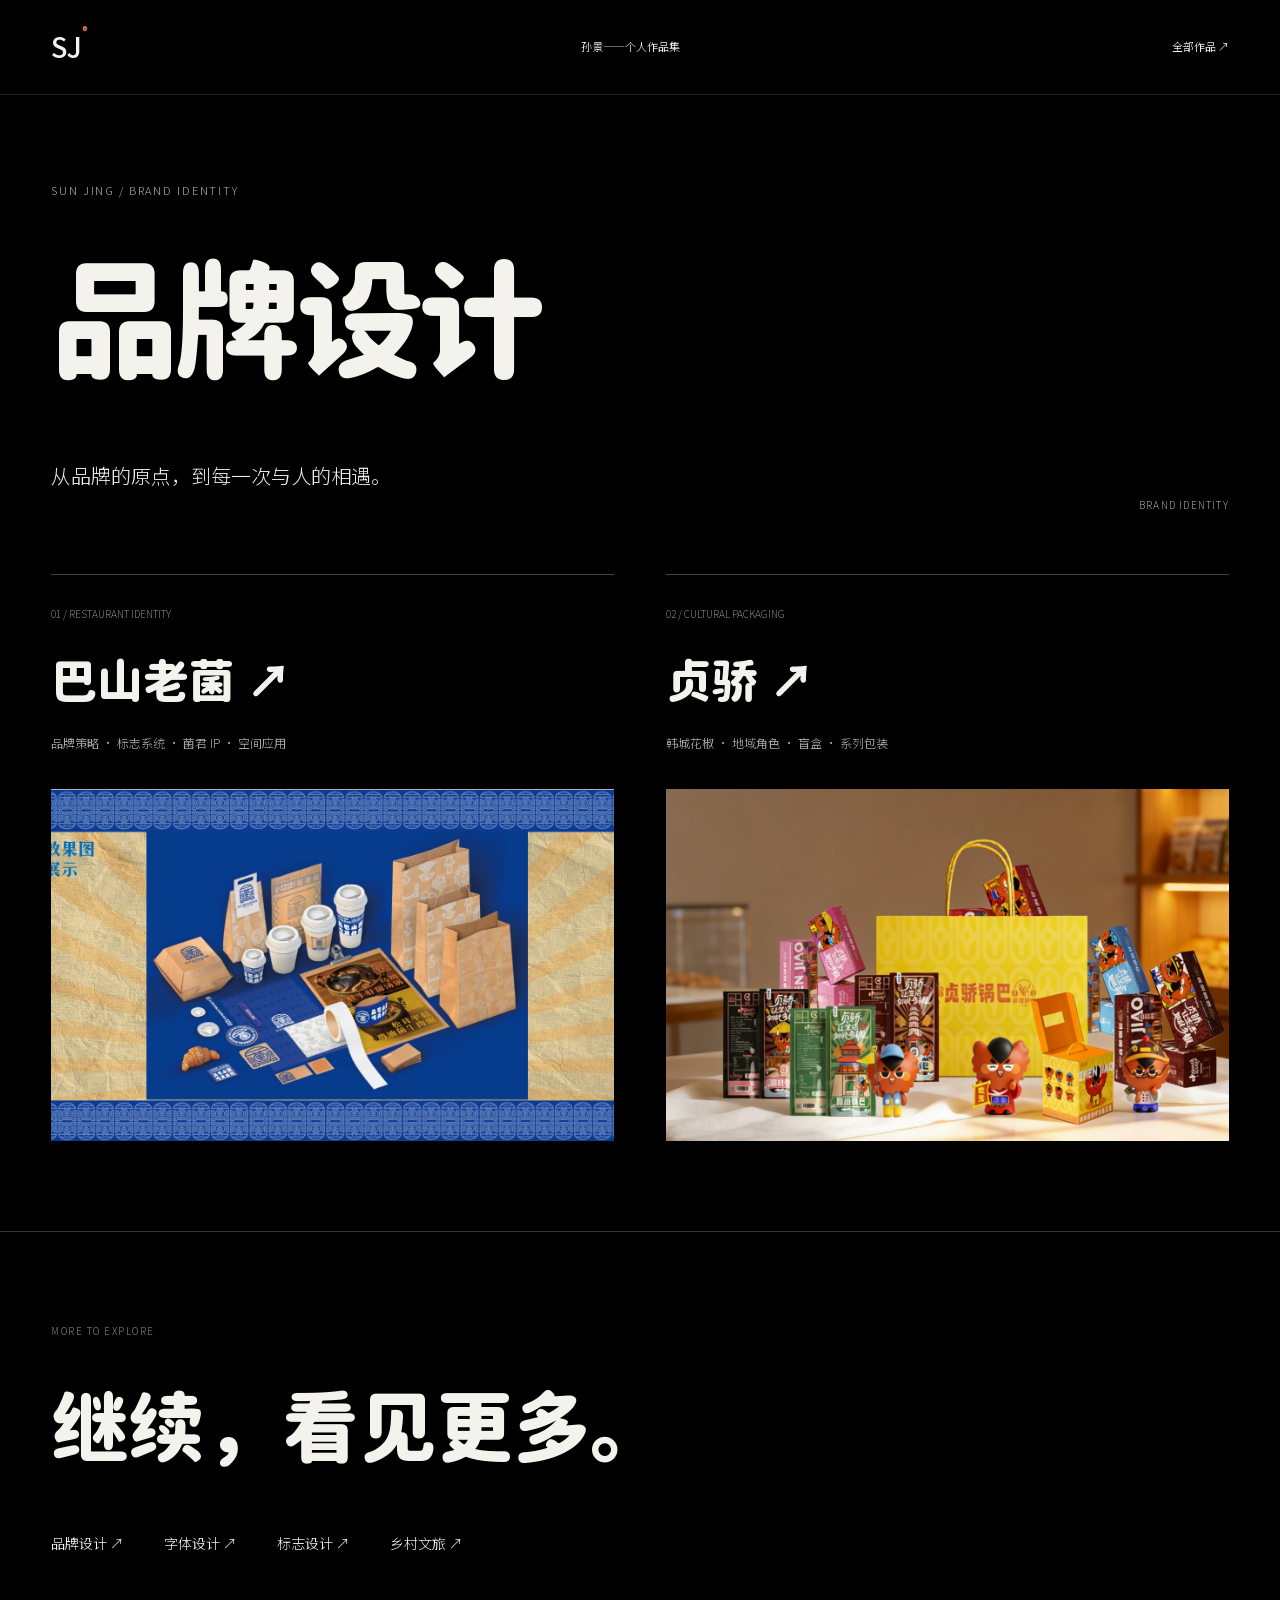
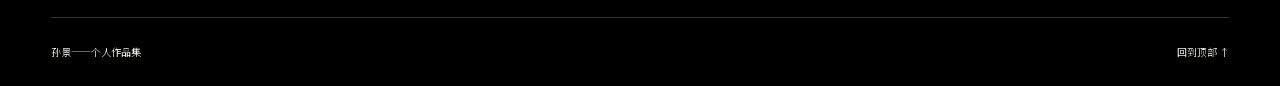
<file: brands/index.html>
<!doctype html><html lang="zh-CN"><head><meta charset="utf-8"><meta name="viewport" content="width=device-width,initial-scale=1"><title>品牌设计 — 孙景作品集</title><meta name="description" content="从品牌的原点，到每一次与人的相遇。"><meta name="theme-color" content="#000"><link rel="stylesheet" href="../portfolio.css"><style>@font-face{font-family:'Noto Sans SC';src:url('../assets/NotoSansSC-VF.ttf') format('truetype');font-weight:100 900;font-display:swap}</style><script src="../portfolio.js" defer></script></head><body id="top"><header class="site-nav"><a href="../index.html" class="sj" aria-label="返回首页">SJ<span>®</span></a><a href="../index.html">孙景——个人作品集</a><a href="../index.html">全部作品 ↗</a></header><main><div class="intro"><p class="eyebrow">SUN JING / BRAND IDENTITY</p><h1>品牌设计</h1><div class="intro-line"><p>从品牌的原点，到每一次与人的相遇。</p><span>BRAND IDENTITY</span></div></div><div class="brand-index"><a href="../brand/index.html"><span>01 / RESTAURANT IDENTITY</span><h2>巴山老菌 ↗</h2><p>品牌策略 · 标志系统 · 菌君 IP · 空间应用</p><img src="../assets/brand/board-10.png" alt="巴山老菌品牌应用"></a><a href="../zhenjiao/index.html"><span>02 / CULTURAL PACKAGING</span><h2>贞骄 ↗</h2><p>韩城花椒 · 地域角色 · 盲盒 · 系列包装</p><img src="../assets/packaging/cover.webp" alt="贞骄花椒系列包装与角色实拍"></a></div><footer class="closing"><p>MORE TO EXPLORE</p><h2>继续，看见更多。</h2><nav><a href="index.html">品牌设计 ↗</a><a href="../typography/index.html">字体设计 ↗</a><a href="../logos/index.html">标志设计 ↗</a><a href="../rural/index.html">乡村文旅 ↗</a></nav><div><span>孙景——个人作品集</span><a href="#top">回到顶部 ↑</a></div></footer></main><dialog aria-label="作品大图"><button class="close" aria-label="关闭大图">关闭 ×</button><img alt=""><p></p></dialog></body></html>
</file>
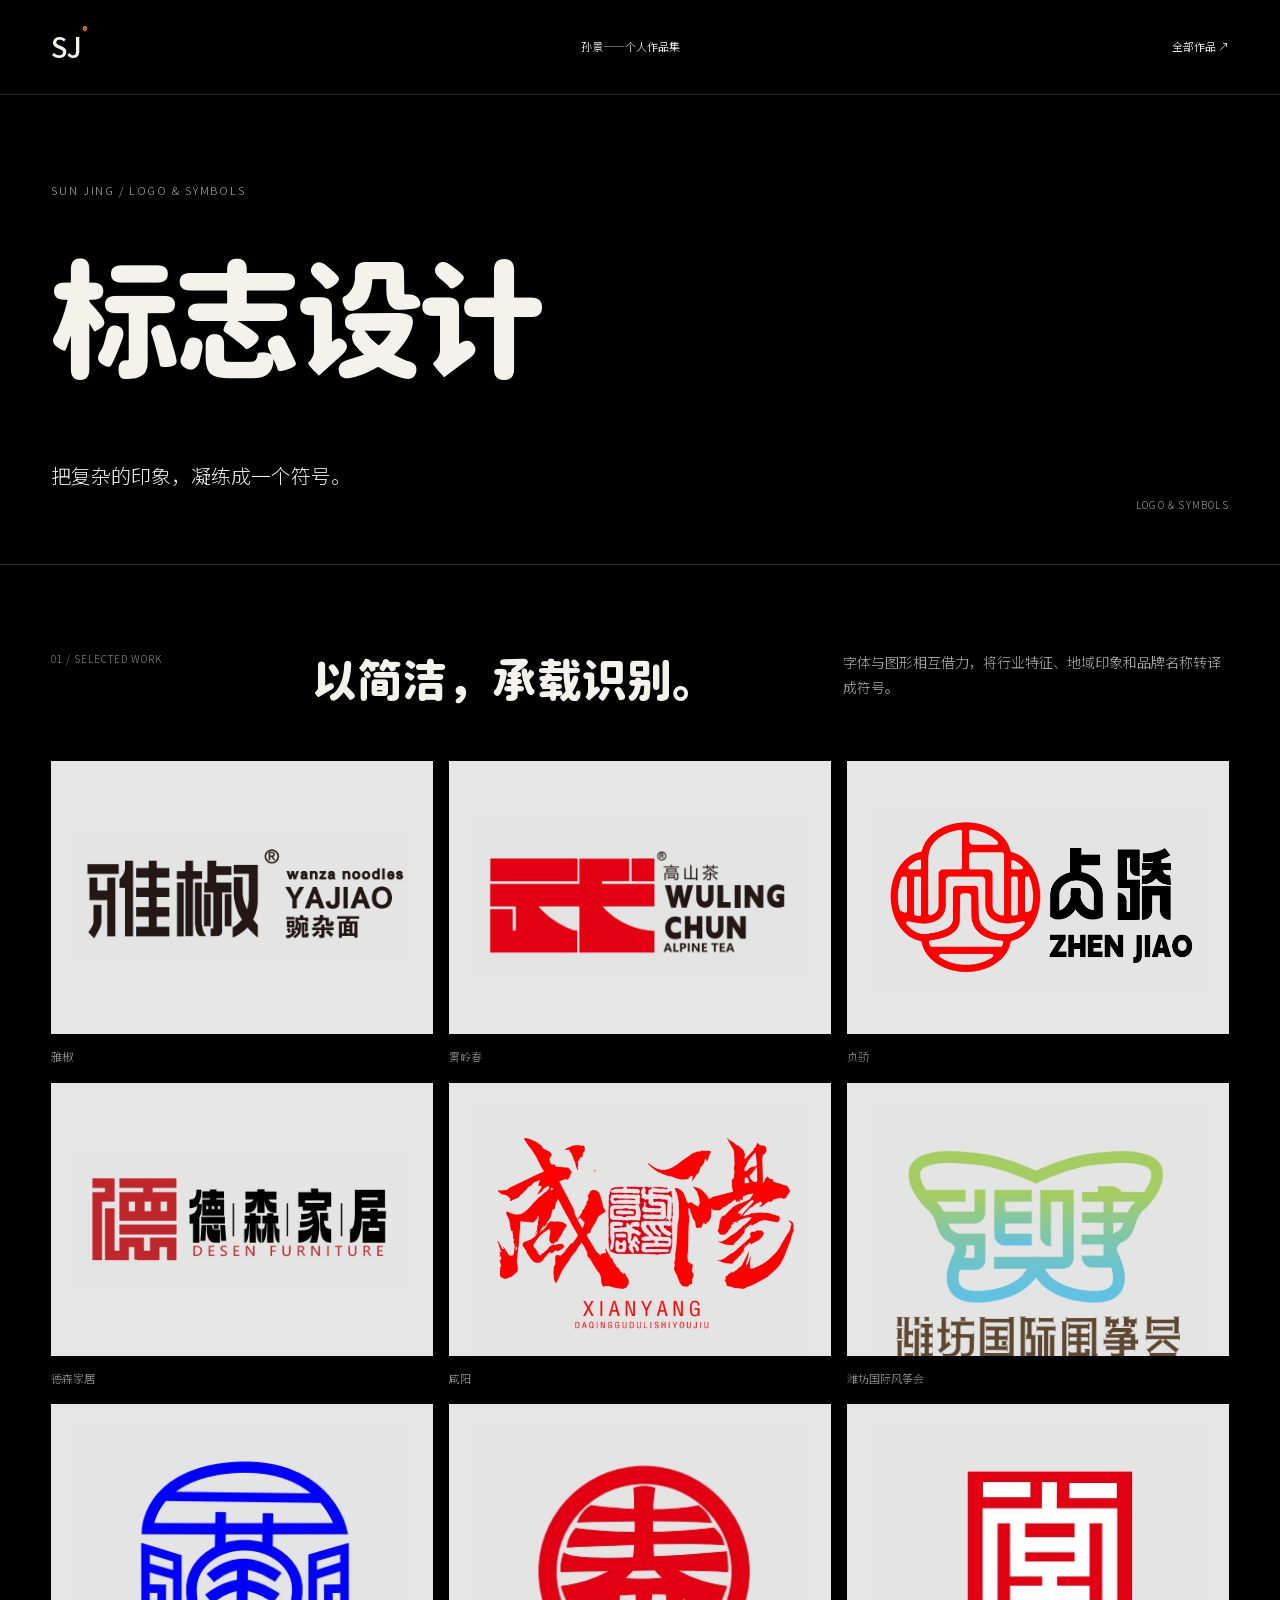
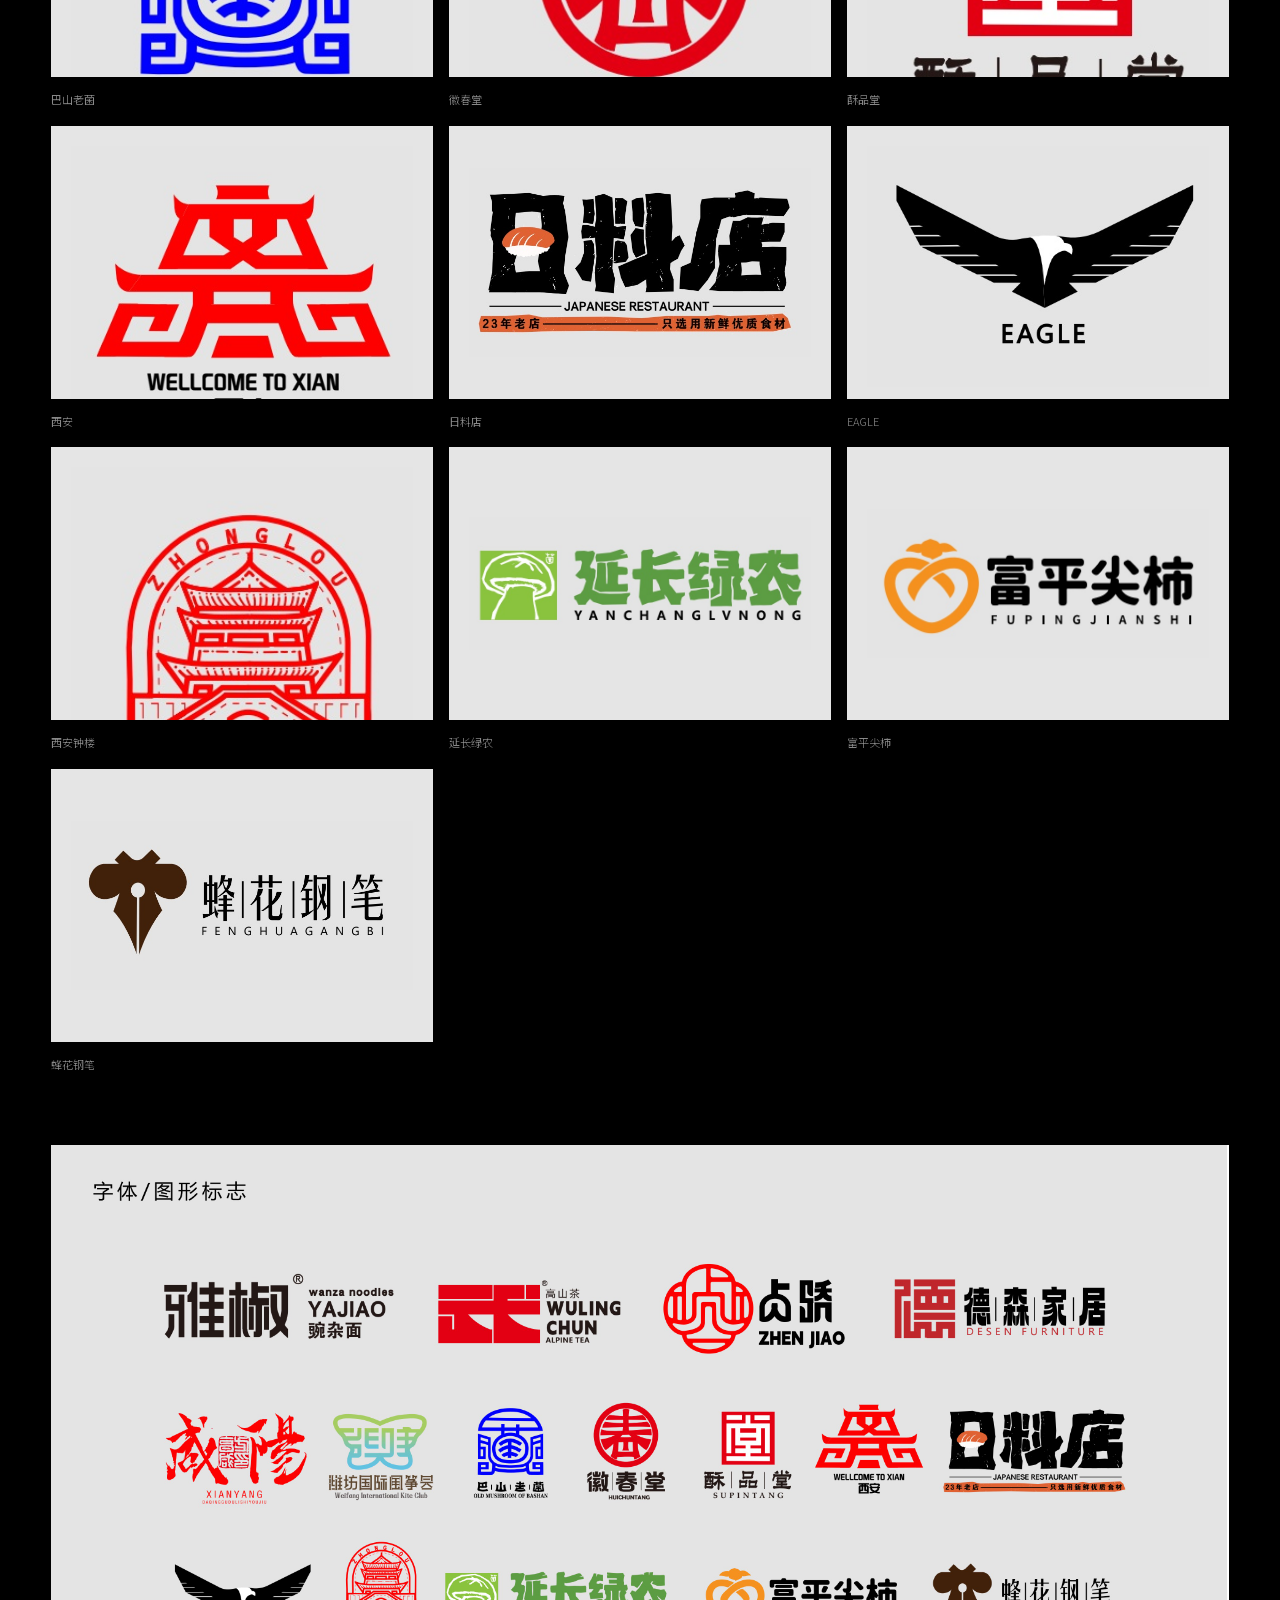
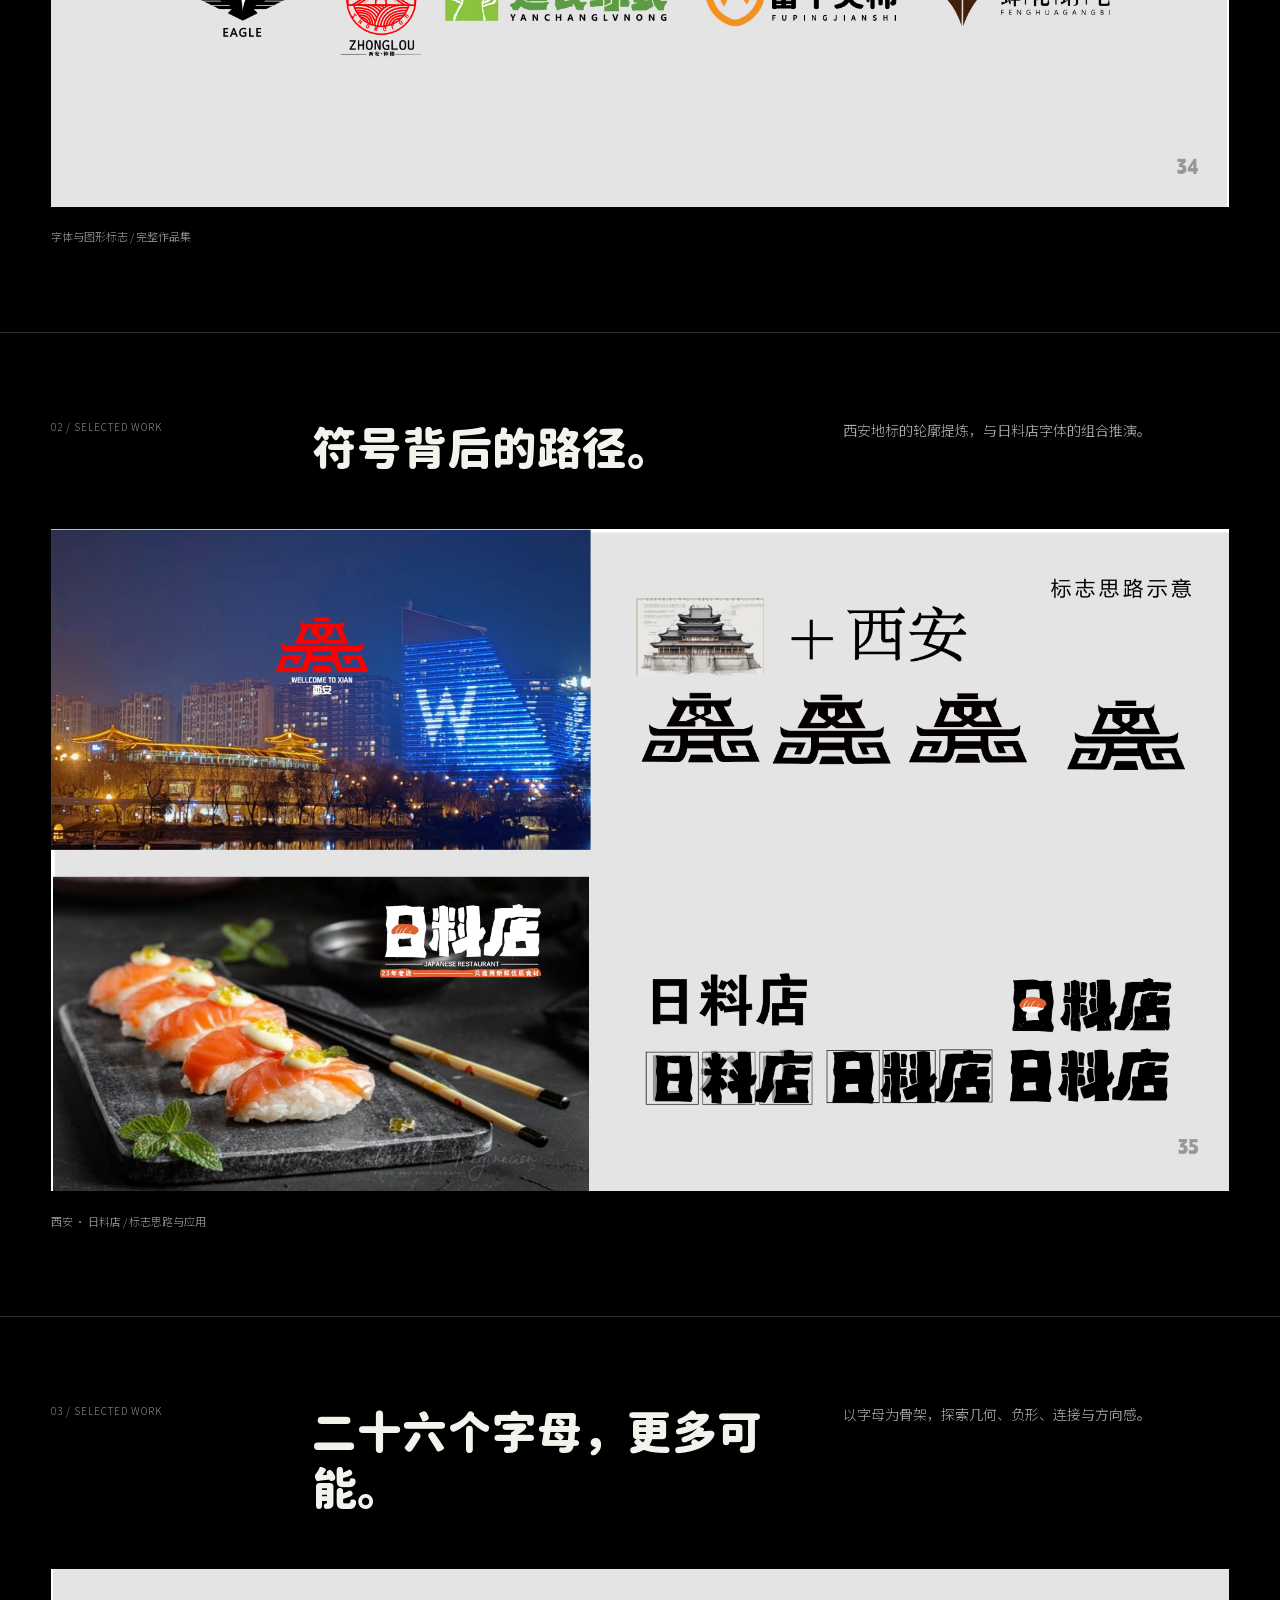
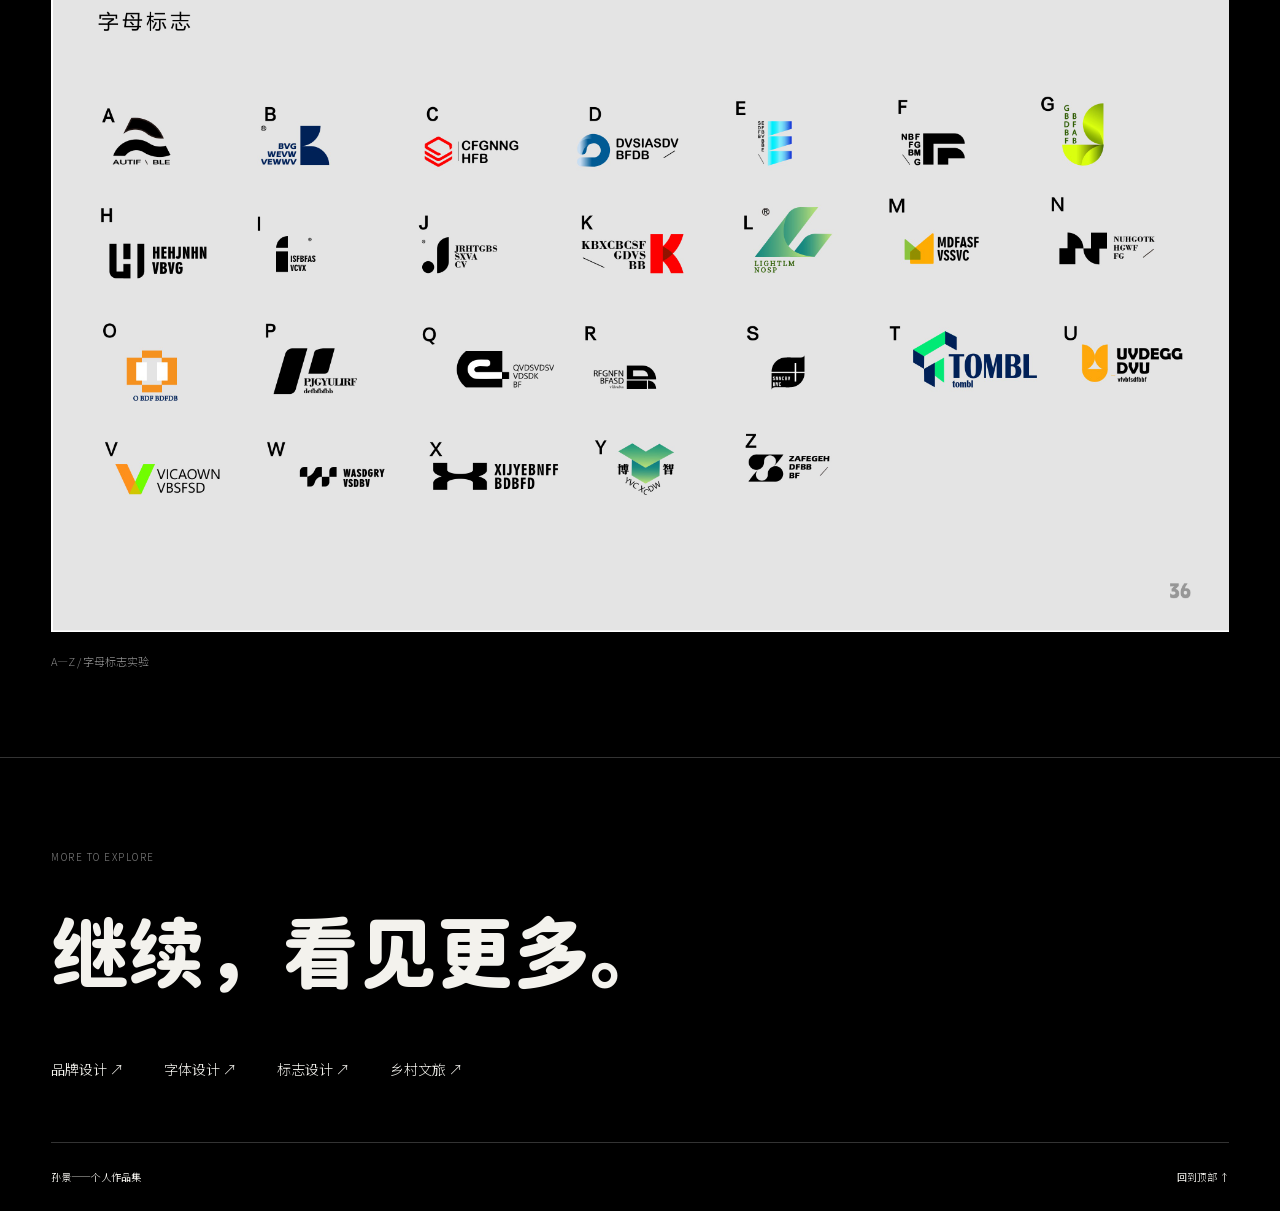
<file: logos/index.html>
<!doctype html><html lang="zh-CN"><head><meta charset="utf-8"><meta name="viewport" content="width=device-width,initial-scale=1"><title>标志设计 — 孙景作品集</title><meta name="description" content="把复杂的印象，凝练成一个符号。"><meta name="theme-color" content="#000"><link rel="stylesheet" href="../portfolio.css"><style>@font-face{font-family:'Noto Sans SC';src:url('../assets/NotoSansSC-VF.ttf') format('truetype');font-weight:100 900;font-display:swap}</style><script src="../portfolio.js" defer></script></head><body id="top"><header class="site-nav"><a href="../index.html" class="sj" aria-label="返回首页">SJ<span>®</span></a><a href="../index.html">孙景——个人作品集</a><a href="../index.html">全部作品 ↗</a></header><main><div class="intro"><p class="eyebrow">SUN JING / LOGO & SYMBOLS</p><h1>标志设计</h1><div class="intro-line"><p>把复杂的印象，凝练成一个符号。</p><span>LOGO & SYMBOLS</span></div></div><section id="s1"><header class="section-head"><span>01 / SELECTED WORK</span><h2>以简洁，承载识别。</h2><p>字体与图形相互借力，将行业特征、地域印象和品牌名称转译成符号。</p></header><div class="logo-grid"><figure class="work "><button class="image-button" aria-label="放大查看：雅椒"><img src="../assets/portfolio/page-38-165-185-405-165.jpg" alt="雅椒" loading="lazy" width="810" height="330"><span>查看细节 ↗</span></button><figcaption>雅椒</figcaption></figure><figure class="work "><button class="image-button" aria-label="放大查看：雾岭春"><img src="../assets/portfolio/page-38-610-185-345-165.jpg" alt="雾岭春" loading="lazy" width="690" height="330"><span>查看细节 ↗</span></button><figcaption>雾岭春</figcaption></figure><figure class="work "><button class="image-button" aria-label="放大查看：贞骄"><img src="../assets/portfolio/page-38-975-175-335-185.jpg" alt="贞骄" loading="lazy" width="670" height="370"><span>查看细节 ↗</span></button><figcaption>贞骄</figcaption></figure><figure class="work "><button class="image-button" aria-label="放大查看：德森家居"><img src="../assets/portfolio/page-38-1350-185-400-165.jpg" alt="德森家居" loading="lazy" width="800" height="330"><span>查看细节 ↗</span></button><figcaption>德森家居</figcaption></figure><figure class="work "><button class="image-button" aria-label="放大查看：咸阳"><img src="../assets/portfolio/page-38-165-410-265-195.jpg" alt="咸阳" loading="lazy" width="530" height="390"><span>查看细节 ↗</span></button><figcaption>咸阳</figcaption></figure><figure class="work "><button class="image-button" aria-label="放大查看：潍坊国际风筝会"><img src="../assets/portfolio/page-38-435-410-205-195.jpg" alt="潍坊国际风筝会" loading="lazy" width="410" height="390"><span>查看细节 ↗</span></button><figcaption>潍坊国际风筝会</figcaption></figure><figure class="work "><button class="image-button" aria-label="放大查看：巴山老菌"><img src="../assets/portfolio/page-38-660-410-175-195.jpg" alt="巴山老菌" loading="lazy" width="350" height="390"><span>查看细节 ↗</span></button><figcaption>巴山老菌</figcaption></figure><figure class="work "><button class="image-button" aria-label="放大查看：徽春堂"><img src="../assets/portfolio/page-38-850-400-170-205.jpg" alt="徽春堂" loading="lazy" width="340" height="410"><span>查看细节 ↗</span></button><figcaption>徽春堂</figcaption></figure><figure class="work "><button class="image-button" aria-label="放大查看：酥品堂"><img src="../assets/portfolio/page-38-1040-410-180-195.jpg" alt="酥品堂" loading="lazy" width="360" height="390"><span>查看细节 ↗</span></button><figcaption>酥品堂</figcaption></figure><figure class="work "><button class="image-button" aria-label="放大查看：西安"><img src="../assets/portfolio/page-38-1230-400-205-200.jpg" alt="西安" loading="lazy" width="410" height="400"><span>查看细节 ↗</span></button><figcaption>西安</figcaption></figure><figure class="work "><button class="image-button" aria-label="放大查看：日料店"><img src="../assets/portfolio/page-38-1445-410-325-180.jpg" alt="日料店" loading="lazy" width="650" height="360"><span>查看细节 ↗</span></button><figcaption>日料店</figcaption></figure><figure class="work "><button class="image-button" aria-label="放大查看：EAGLE"><img src="../assets/portfolio/page-38-180-655-255-180.jpg" alt="EAGLE" loading="lazy" width="510" height="360"><span>查看细节 ↗</span></button><figcaption>EAGLE</figcaption></figure><figure class="work "><button class="image-button" aria-label="放大查看：西安钟楼"><img src="../assets/portfolio/page-38-455-625-160-225.jpg" alt="西安钟楼" loading="lazy" width="320" height="450"><span>查看细节 ↗</span></button><figcaption>西安钟楼</figcaption></figure><figure class="work "><button class="image-button" aria-label="放大查看：延长绿农"><img src="../assets/portfolio/page-38-630-660-385-150.jpg" alt="延长绿农" loading="lazy" width="770" height="300"><span>查看细节 ↗</span></button><figcaption>延长绿农</figcaption></figure><figure class="work "><button class="image-button" aria-label="放大查看：富平尖柿"><img src="../assets/portfolio/page-38-1050-660-345-150.jpg" alt="富平尖柿" loading="lazy" width="690" height="300"><span>查看细节 ↗</span></button><figcaption>富平尖柿</figcaption></figure><figure class="work "><button class="image-button" aria-label="放大查看：蜂花钢笔"><img src="../assets/portfolio/page-38-1420-655-335-165.jpg" alt="蜂花钢笔" loading="lazy" width="670" height="330"><span>查看细节 ↗</span></button><figcaption>蜂花钢笔</figcaption></figure></div><figure class="work "><button class="image-button" aria-label="放大查看：字体与图形标志 / 完整作品集"><img src="../assets/portfolio/page-38.jpg" alt="字体与图形标志 / 完整作品集" loading="lazy" width="3840" height="2160"><span>查看细节 ↗</span></button><figcaption>字体与图形标志 / 完整作品集</figcaption></figure></section><section id="s2"><header class="section-head"><span>02 / SELECTED WORK</span><h2>符号背后的路径。</h2><p>西安地标的轮廓提炼，与日料店字体的组合推演。</p></header><figure class="work "><button class="image-button" aria-label="放大查看：西安 · 日料店 / 标志思路与应用"><img src="../assets/portfolio/page-39.jpg" alt="西安 · 日料店 / 标志思路与应用" loading="lazy" width="3840" height="2160"><span>查看细节 ↗</span></button><figcaption>西安 · 日料店 / 标志思路与应用</figcaption></figure></section><section id="s3"><header class="section-head"><span>03 / SELECTED WORK</span><h2>二十六个字母，更多可能。</h2><p>以字母为骨架，探索几何、负形、连接与方向感。</p></header><figure class="work "><button class="image-button" aria-label="放大查看：A—Z / 字母标志实验"><img src="../assets/portfolio/page-40.jpg" alt="A—Z / 字母标志实验" loading="lazy" width="3840" height="2160"><span>查看细节 ↗</span></button><figcaption>A—Z / 字母标志实验</figcaption></figure></section><footer class="closing"><p>MORE TO EXPLORE</p><h2>继续，看见更多。</h2><nav><a href="../brands/index.html">品牌设计 ↗</a><a href="../typography/index.html">字体设计 ↗</a><a href="index.html">标志设计 ↗</a><a href="../rural/index.html">乡村文旅 ↗</a></nav><div><span>孙景——个人作品集</span><a href="#top">回到顶部 ↑</a></div></footer></main><dialog aria-label="作品大图"><button class="close" aria-label="关闭大图">关闭 ×</button><img alt=""><p></p></dialog></body></html>
</file>
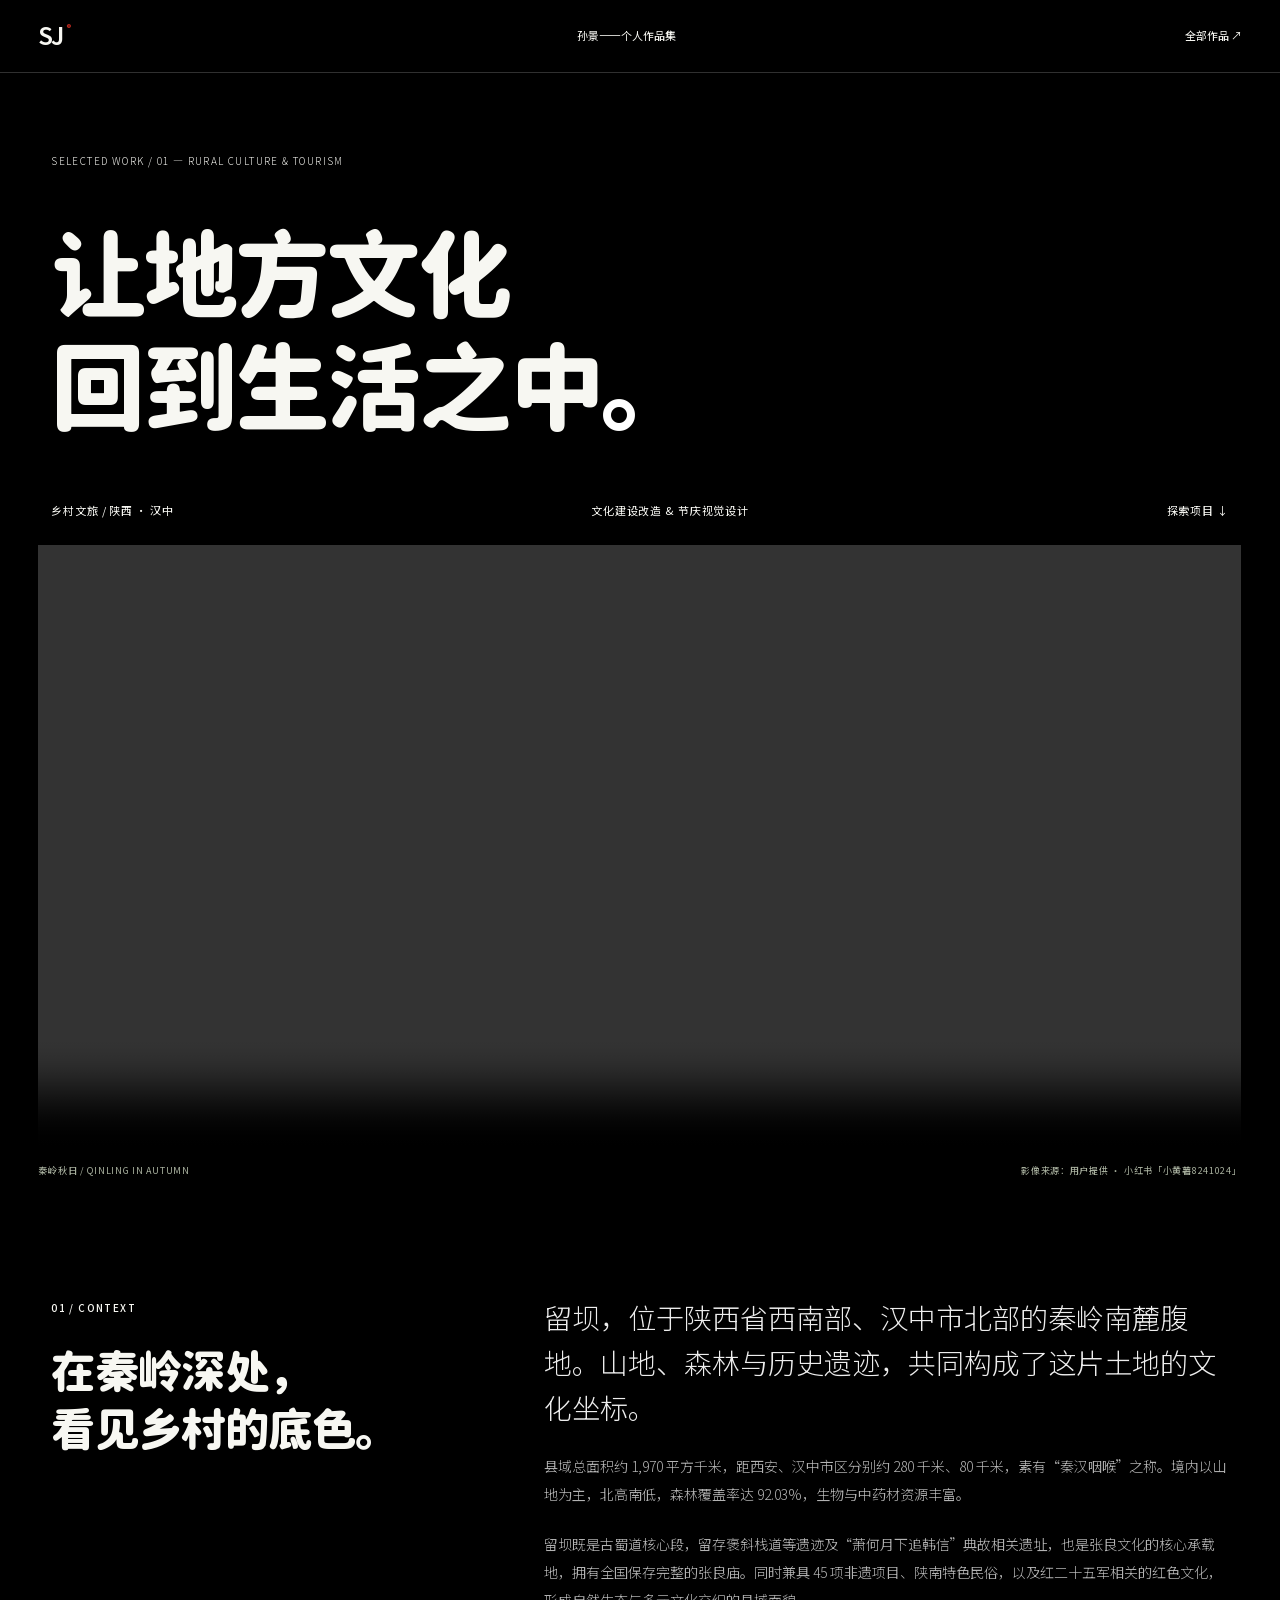
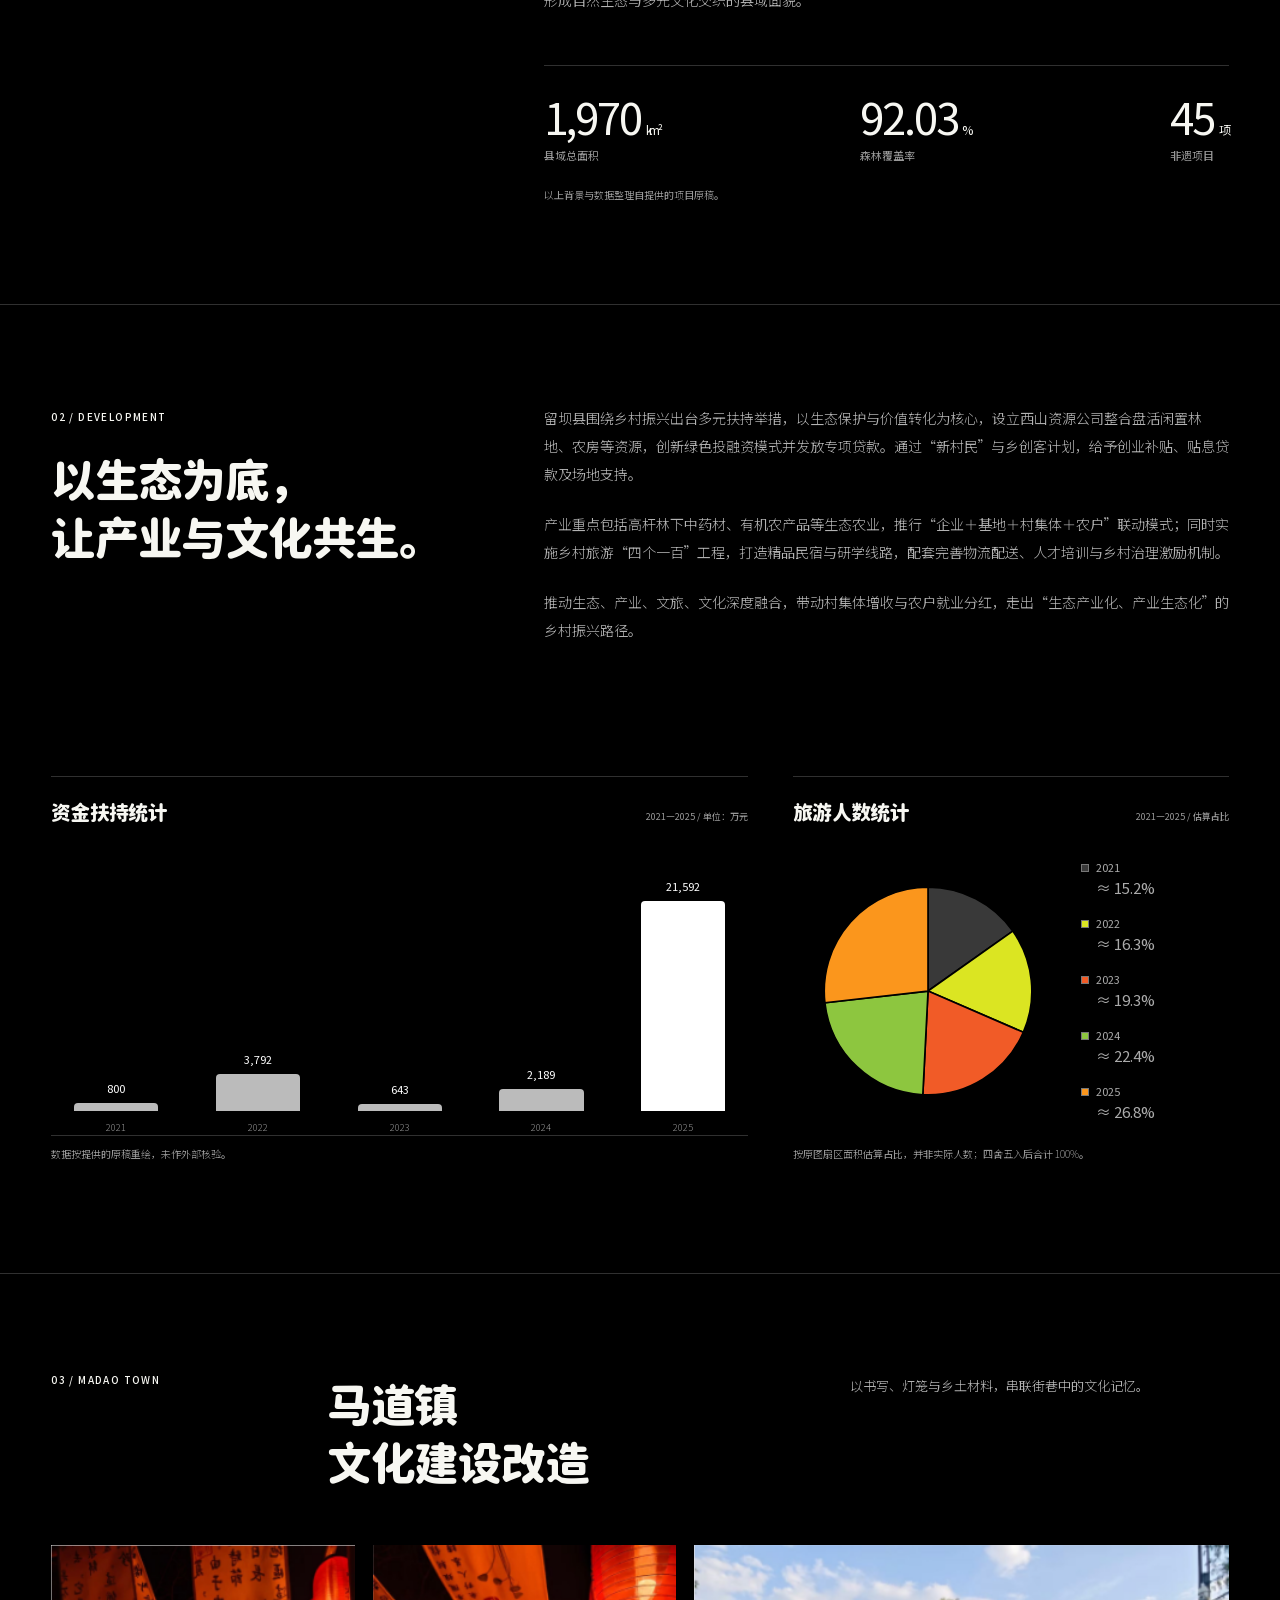
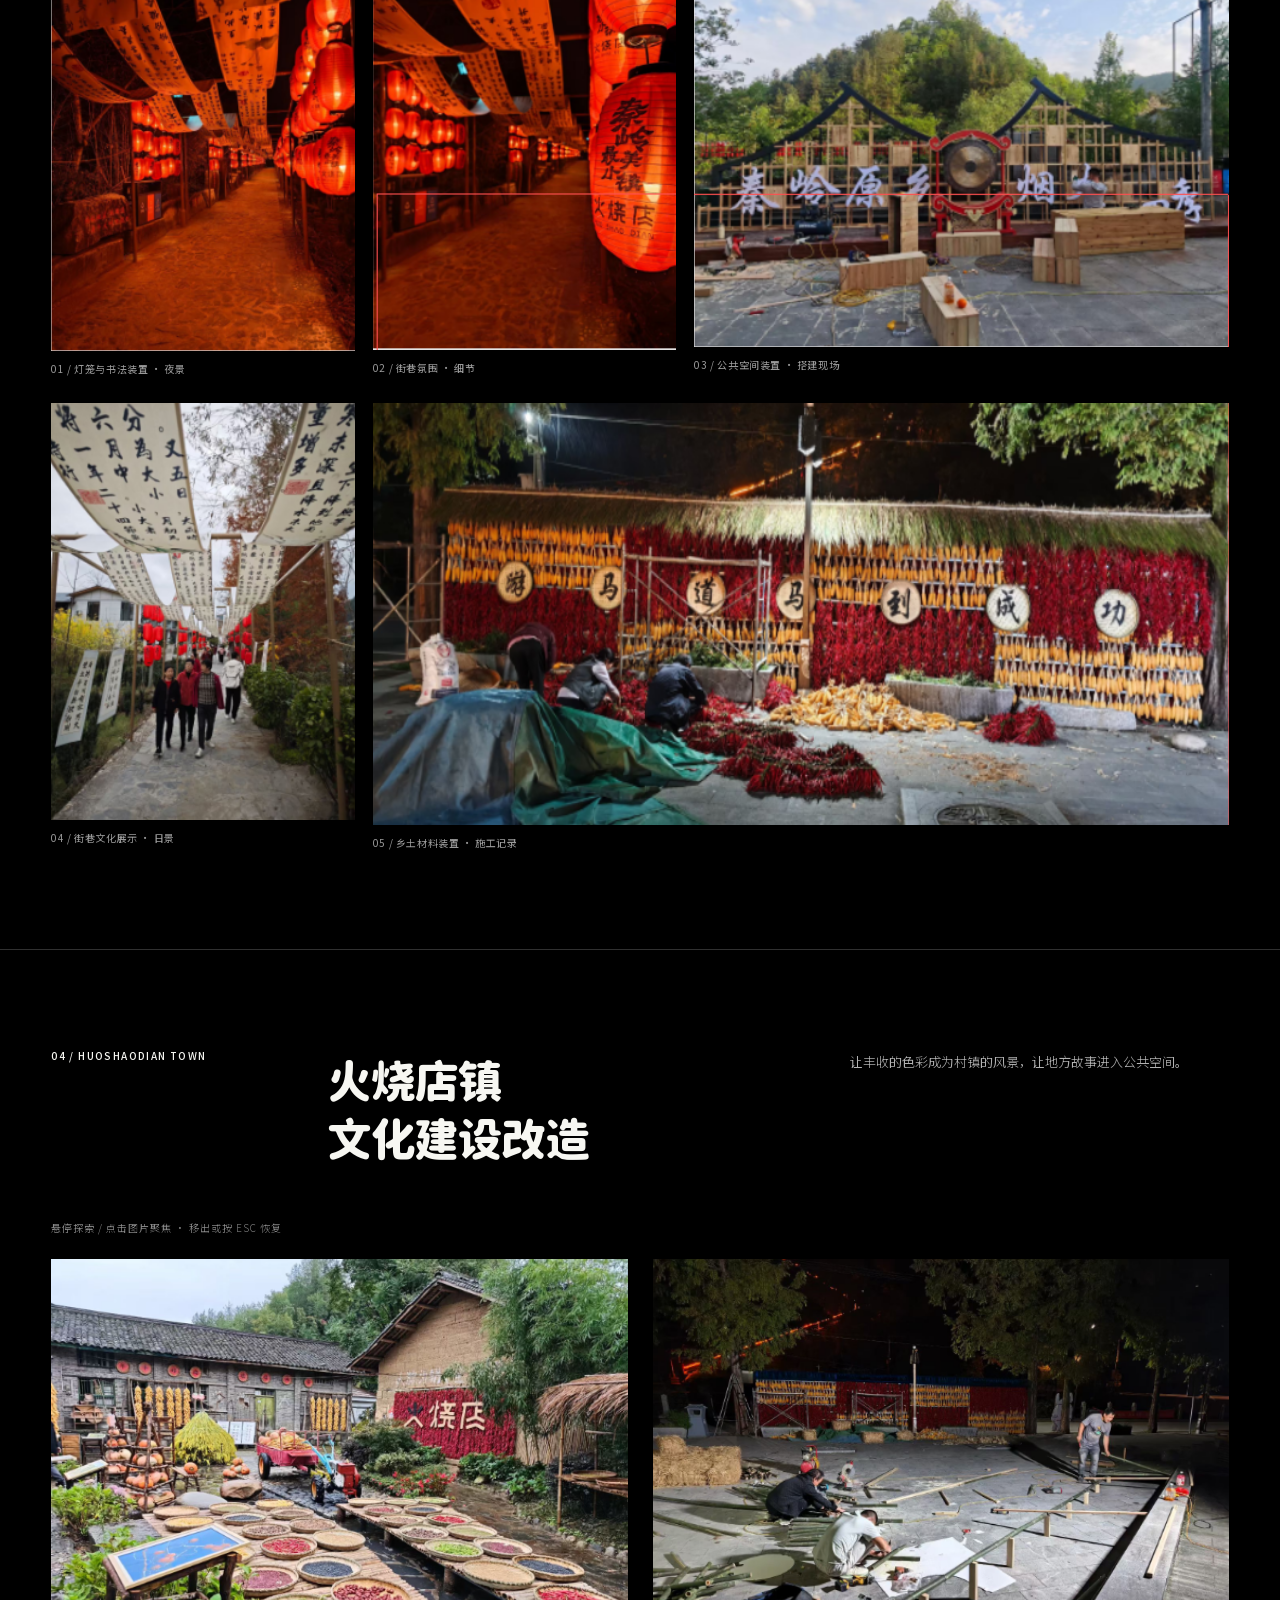
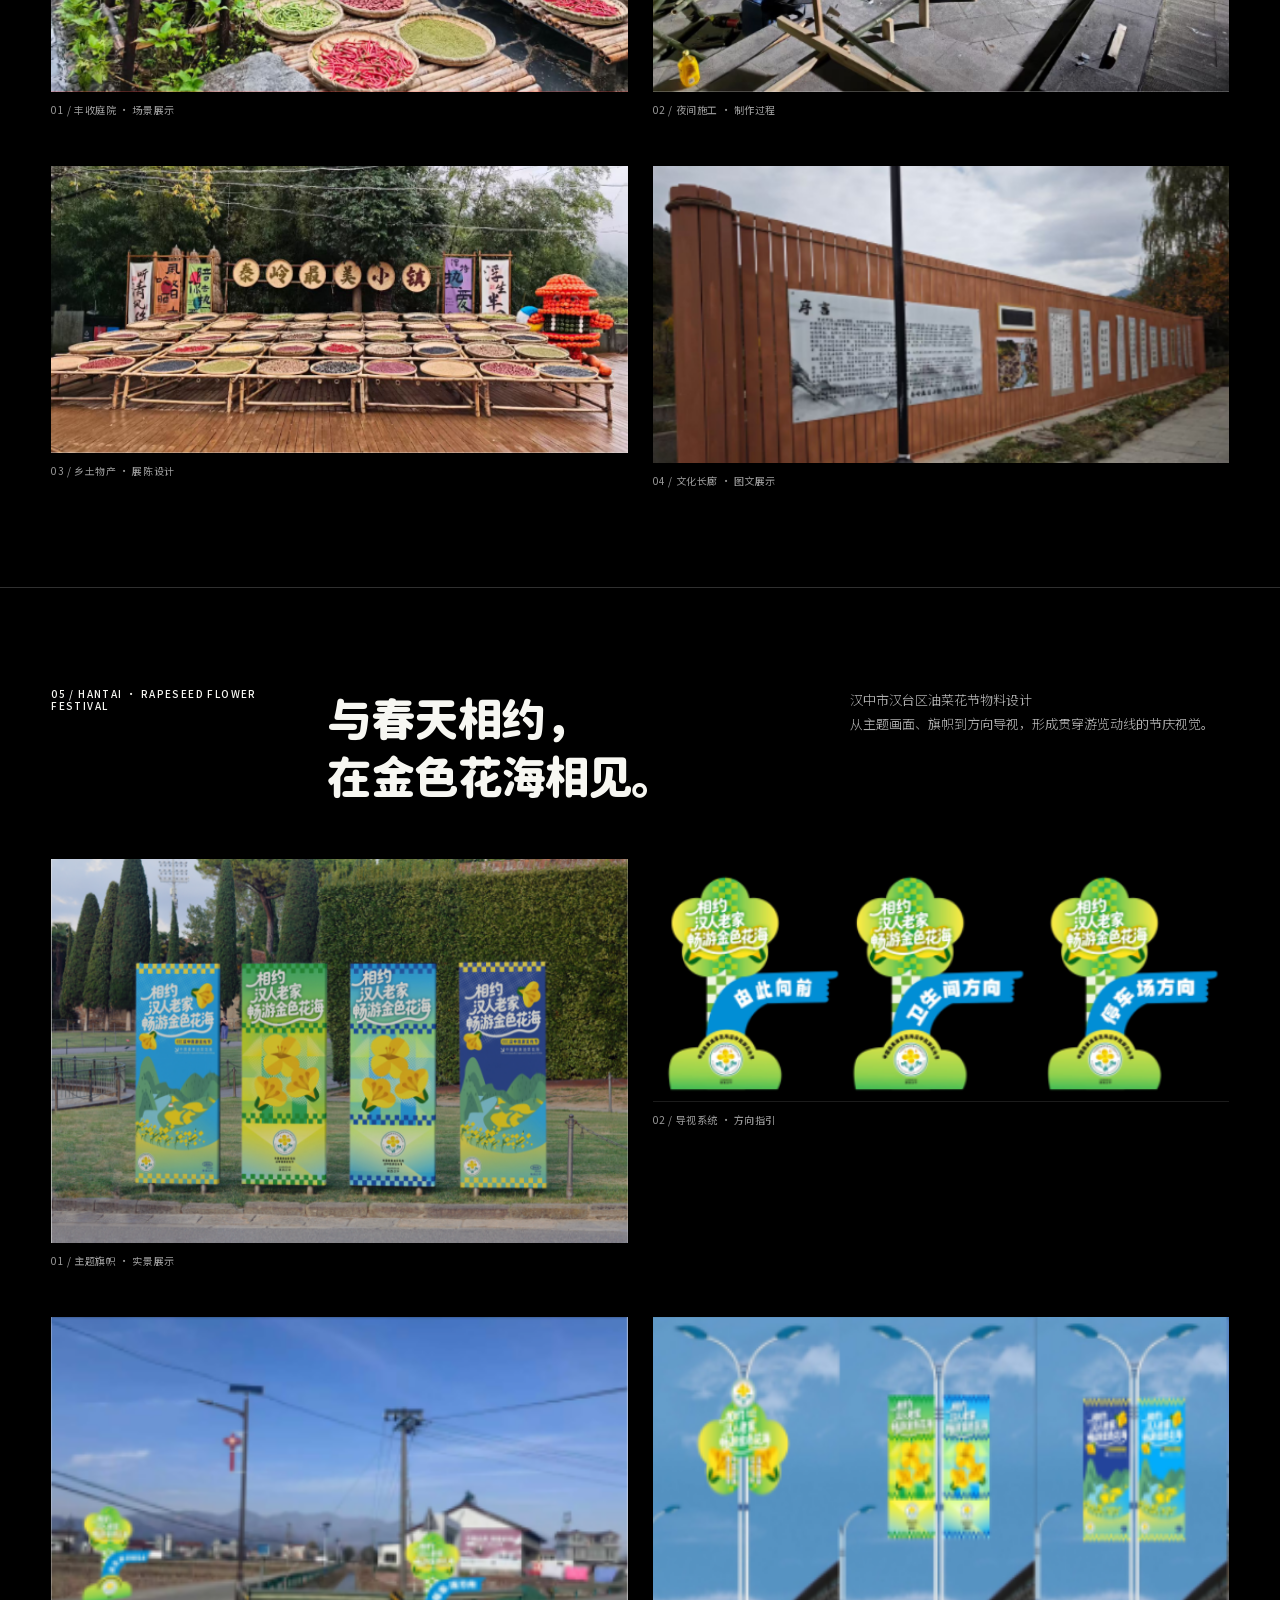
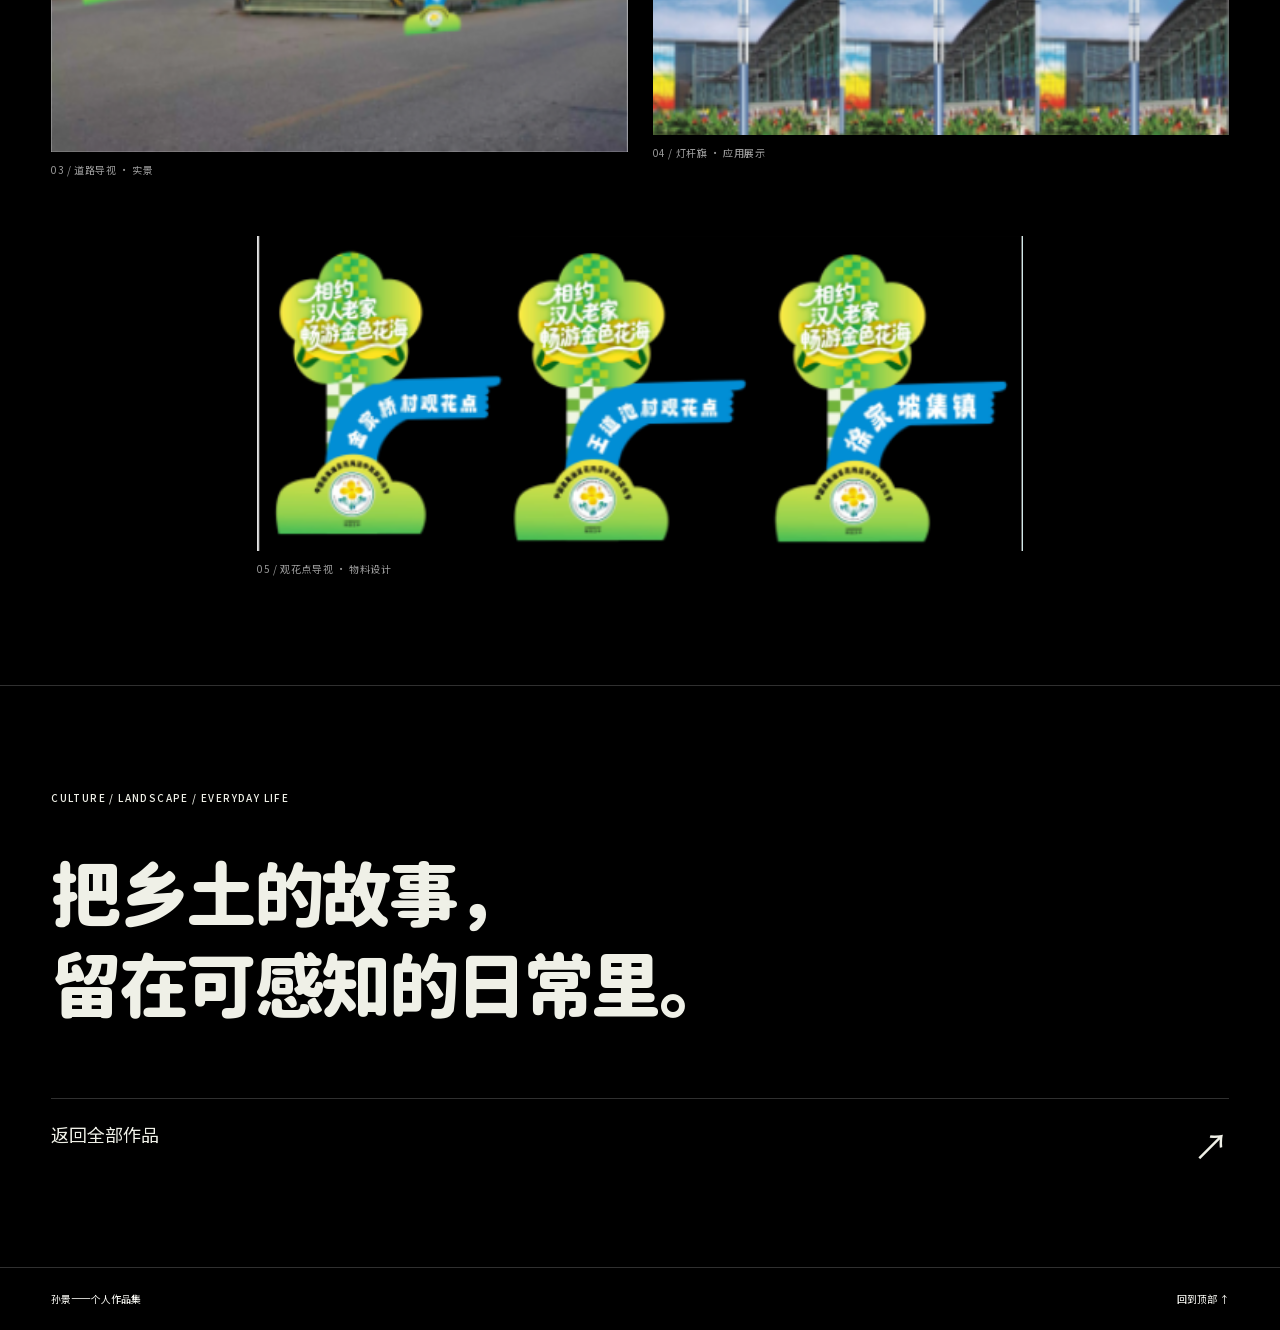
<file: rural/index.html>
<!doctype html>
<html lang="zh-CN"><head><meta charset="UTF-8"><meta name="viewport" content="width=device-width,initial-scale=1"><meta name="theme-color" content="#000000"><meta name="description" content="孙景乡村文旅作品：留坝县马道镇、火烧店镇文化建设改造与汉台区油菜花节物料设计。"><title>乡村文旅 · 孙景作品集</title><link rel="stylesheet" href="../styles.css"><link rel="stylesheet" href="rural.css"><link rel="stylesheet" href="interactive.css"><style>@font-face{font-family:'Noto Sans SC';src:url('../assets/NotoSansSC-VF.ttf') format('truetype');font-weight:100 900;font-display:swap}</style><script defer src="interactive.js"></script></head>
<body class="rural-page"><header class="project-nav"><a class="monogram" href="../index.html" aria-label="返回孙景作品集首页">SJ<span>®</span></a><a href="../index.html">孙景——个人作品集</a><a href="../index.html">全部作品 ↗</a></header>
<main>
<section class="project-title"><p class="label">SELECTED WORK / 01 — RURAL CULTURE & TOURISM</p><h1>让地方文化<br>回到生活之中<span>。</span></h1><div class="title-bottom"><span>乡村文旅 / 陕西 · 汉中</span><span>文化建设改造 &amp; 节庆视觉设计</span><a href="#film">探索项目 ↓</a></div></section>
<section class="film" id="film"><video controls playsinline preload="metadata" aria-label="秦岭秋日实况视频"><source src="../assets/qinling-autumn.mp4" type="video/mp4">您的浏览器不支持视频，请<a href="../assets/qinling-autumn.mp4">打开视频</a>。</video><div class="film-caption"><span>秦岭秋日 / QINLING IN AUTUMN</span><span>影像来源：用户提供 · 小红书「小黄薯8241024」</span></div></section>
<section class="overview section"><div class="section-heading"><span class="label">01 / CONTEXT</span><h2>在秦岭深处，<br>看见乡村的底色。</h2></div><div class="overview-body"><p class="large-copy">留坝，位于陕西省西南部、汉中市北部的秦岭南麓腹地。山地、森林与历史遗迹，共同构成了这片土地的文化坐标。</p><p>县域总面积约 1,970 平方千米，距西安、汉中市区分别约 280 千米、80 千米，素有“秦汉咽喉”之称。境内以山地为主，北高南低，森林覆盖率达 92.03%，生物与中药材资源丰富。</p><p>留坝既是古蜀道核心段，留存褒斜栈道等遗迹及“萧何月下追韩信”典故相关遗址，也是张良文化的核心承载地，拥有全国保存完整的张良庙。同时兼具 45 项非遗项目、陕南特色民俗，以及红二十五军相关的红色文化，形成自然生态与多元文化交织的县域面貌。</p><div class="facts"><div><strong>1,970<em>km²</em></strong><span>县域总面积</span></div><div><strong>92.03<em>%</em></strong><span>森林覆盖率</span></div><div><strong>45<em>项</em></strong><span>非遗项目</span></div></div><small class="source">以上背景与数据整理自提供的项目原稿。</small></div></section>
<section class="support section"><div class="section-heading"><span class="label">02 / DEVELOPMENT</span><h2>以生态为底，<br>让产业与文化共生。</h2></div><div class="support-copy"><p>留坝县围绕乡村振兴出台多元扶持举措，以生态保护与价值转化为核心，设立西山资源公司整合盘活闲置林地、农房等资源，创新绿色投融资模式并发放专项贷款。通过“新村民”与乡创客计划，给予创业补贴、贴息贷款及场地支持。</p><p>产业重点包括高杆林下中药材、有机农产品等生态农业，推行“企业＋基地＋村集体＋农户”联动模式；同时实施乡村旅游“四个一百”工程，打造精品民宿与研学线路，配套完善物流配送、人才培训与乡村治理激励机制。</p><p>推动生态、产业、文旅、文化深度融合，带动村集体增收与农户就业分红，走出“生态产业化、产业生态化”的乡村振兴路径。</p></div>
<div class="data-grid"><div class="chart-panel"><div class="chart-title"><h3>资金扶持统计</h3><span>2021—2025 / 单位：万元</span></div><div class="bars" role="img" aria-label="资金扶持：2021年800万元，2022年3792万元，2023年643万元，2024年2189万元，2025年21592万元"><div class="bar-col"><span>800</span><div class="bar" style="height:7.780659503519822px"></div><small>2021</small></div><div class="bar-col"><span>3,792</span><div class="bar" style="height:36.880326046683955px"></div><small>2022</small></div><div class="bar-col"><span>643</span><div class="bar" style="height:7px"></div><small>2023</small></div><div class="bar-col"><span>2,189</span><div class="bar" style="height:21.289829566506114px"></div><small>2024</small></div><div class="bar-col"><span>21,592</span><div class="bar" style="height:210px"></div><small>2025</small></div></div><p class="source">数据按提供的原稿重绘，未作外部核验。</p></div><div class="tourism-panel"><div class="chart-title"><h3>旅游人数统计</h3><span>2021—2025 / 原稿图示</span></div><figure class=""><div class="crop" style="aspect-ratio:264/190"><img loading="lazy" src="../assets/liuba-data.png" alt="旅游人数原始图示" style="width:305.6818181818182%;left:-14.015151515151514%;top:-361.57894736842104%"></div><figcaption>旅游人数原始图示</figcaption></figure><p class="source">原稿未标注人数或百分比，暂保留原始图示。</p></div></div></section>
<section class="project-gallery section" id="madao"><div class="gallery-heading"><span class="label">03 / MADAO TOWN</span><h2>马道镇<br>文化建设改造</h2><p>以书写、灯笼与乡土材料，串联街巷中的文化记忆。</p></div><div class="gallery madao">
<figure class=""><div class="crop" style="aspect-ratio:252/337"><img loading="lazy" src="../assets/madao-project.png" alt="01 / 灯笼与书法装置 · 夜景" style="width:408.3333333333333%;left:-8.73015873015873%;top:-47.18100890207715%"></div><figcaption>01 / 灯笼与书法装置 · 夜景</figcaption></figure><figure class=""><div class="crop" style="aspect-ratio:253/337"><img loading="lazy" src="../assets/madao-project.png" alt="02 / 街巷氛围 · 细节" style="width:406.7193675889328%;left:-113.04347826086956%;top:-47.18100890207715%"></div><figcaption>02 / 街巷氛围 · 细节</figcaption></figure><figure class="wide"><div class="crop" style="aspect-ratio:445/335"><img loading="lazy" src="../assets/madao-project.png" alt="03 / 公共空间装置 · 搭建现场" style="width:231.23595505617976%;left:-123.59550561797752%;top:-47.462686567164184%"></div><figcaption>03 / 公共空间装置 · 搭建现场</figcaption></figure>
<figure class=""><div class="crop" style="aspect-ratio:251/345"><img loading="lazy" src="../assets/madao-project.png" alt="04 / 街巷文化展示 · 日景" style="width:409.9601593625498%;left:-7.968127490039841%;top:-150.72463768115944%"></div><figcaption>04 / 街巷文化展示 · 日景</figcaption></figure><figure class="wide"><div class="crop" style="aspect-ratio:704/347"><img loading="lazy" src="../assets/madao-project.png" alt="05 / 乡土材料装置 · 施工记录" style="width:146.16477272727272%;left:-41.19318181818182%;top:-148.70317002881845%"></div><figcaption>05 / 乡土材料装置 · 施工记录</figcaption></figure>
</div></section>
<section class="project-gallery section" id="huoshaodian"><div class="gallery-heading"><span class="label">04 / HUOSHAODIAN TOWN</span><h2>火烧店镇<br>文化建设改造</h2><p>让丰收的色彩成为村镇的风景，让地方故事进入公共空间。</p></div><div class="gallery two">
<figure class=""><div class="crop" style="aspect-ratio:544/409"><img loading="lazy" src="../assets/huoshaodian-project.png" alt="01 / 丰收庭院 · 场景展示" style="width:211.58088235294116%;left:-6.985294117647059%;top:-46.454767726161364%"></div><figcaption>01 / 丰收庭院 · 场景展示</figcaption></figure><figure class=""><div class="crop" style="aspect-ratio:532/400"><img loading="lazy" src="../assets/huoshaodian-project.png" alt="02 / 夜间施工 · 制作过程" style="width:216.35338345864662%;left:-113.72180451127821%;top:-47.5%"></div><figcaption>02 / 夜间施工 · 制作过程</figcaption></figure><figure class=""><div class="crop" style="aspect-ratio:542/270"><img loading="lazy" src="../assets/huoshaodian-project.png" alt="03 / 乡土物产 · 展陈设计" style="width:212.3616236162362%;left:-7.011070110701106%;top:-228.14814814814815%"></div><figcaption>03 / 乡土物产 · 展陈设计</figcaption></figure><figure class=""><div class="crop" style="aspect-ratio:524/270"><img loading="lazy" src="../assets/huoshaodian-project.png" alt="04 / 文化长廊 · 图文展示" style="width:219.6564885496183%;left:-115.64885496183206%;top:-228.51851851851853%"></div><figcaption>04 / 文化长廊 · 图文展示</figcaption></figure>
</div></section>
<section class="project-gallery section" id="hantai"><div class="gallery-heading"><span class="label">05 / HANTAI · RAPESEED FLOWER FESTIVAL</span><h2>与春天相约，<br>在金色花海相见。</h2><p>汉中市汉台区油菜花节物料设计<br>从主题画面、旗帜到方向导视，形成贯穿游览动线的节庆视觉。</p></div><div class="gallery two">
<figure class=""><div class="crop" style="aspect-ratio:638/425"><img loading="lazy" src="../assets/hantai-project.png" alt="01 / 主题旗帜 · 实景展示" style="width:234.6394984326019%;left:-5.6426332288401255%;top:-29.64705882352941%"></div><figcaption>01 / 主题旗帜 · 实景展示</figcaption></figure><figure class=""><div class="crop" style="aspect-ratio:494/208"><img loading="lazy" src="../assets/hantai-project.png" alt="02 / 导视系统 · 方向指引" style="width:303.03643724696354%;left:-197.165991902834%;top:-59.61538461538461%"></div><figcaption>02 / 导视系统 · 方向指引</figcaption></figure>
<figure class=""><div class="crop" style="aspect-ratio:277/209"><img loading="lazy" src="../assets/hantai-project.png" alt="03 / 道路导视 · 实景" style="width:540.4332129963899%;left:-250.18050541516246%;top:-59.80861244019139%"></div><figcaption>03 / 道路导视 · 实景</figcaption></figure><figure class=""><div class="crop" style="aspect-ratio:277/201"><img loading="lazy" src="../assets/hantai-project.png" alt="04 / 灯杆旗 · 应用展示" style="width:540.4332129963899%;left:-249.81949458483754%;top:-174.12935323383084%"></div><figcaption>04 / 灯杆旗 · 应用展示</figcaption></figure>
<figure class="full"><div class="crop" style="aspect-ratio:494/203"><img loading="lazy" src="../assets/hantai-project.png" alt="05 / 观花点导视 · 物料设计" style="width:303.03643724696354%;left:-197.165991902834%;top:-171.92118226600985%"></div><figcaption>05 / 观花点导视 · 物料设计</figcaption></figure>
</div></section>
<section class="closing"><span class="label">CULTURE / LANDSCAPE / EVERYDAY LIFE</span><p>把乡土的故事，<br>留在可感知的日常里。</p><a href="../index.html">返回全部作品 <span>↗</span></a></section></main><footer class="project-footer"><span>孙景——个人作品集</span><a href="#top" onclick="window.scrollTo({top:0,behavior:'smooth'});return false;">回到顶部 ↑</a></footer></body></html>
</file>
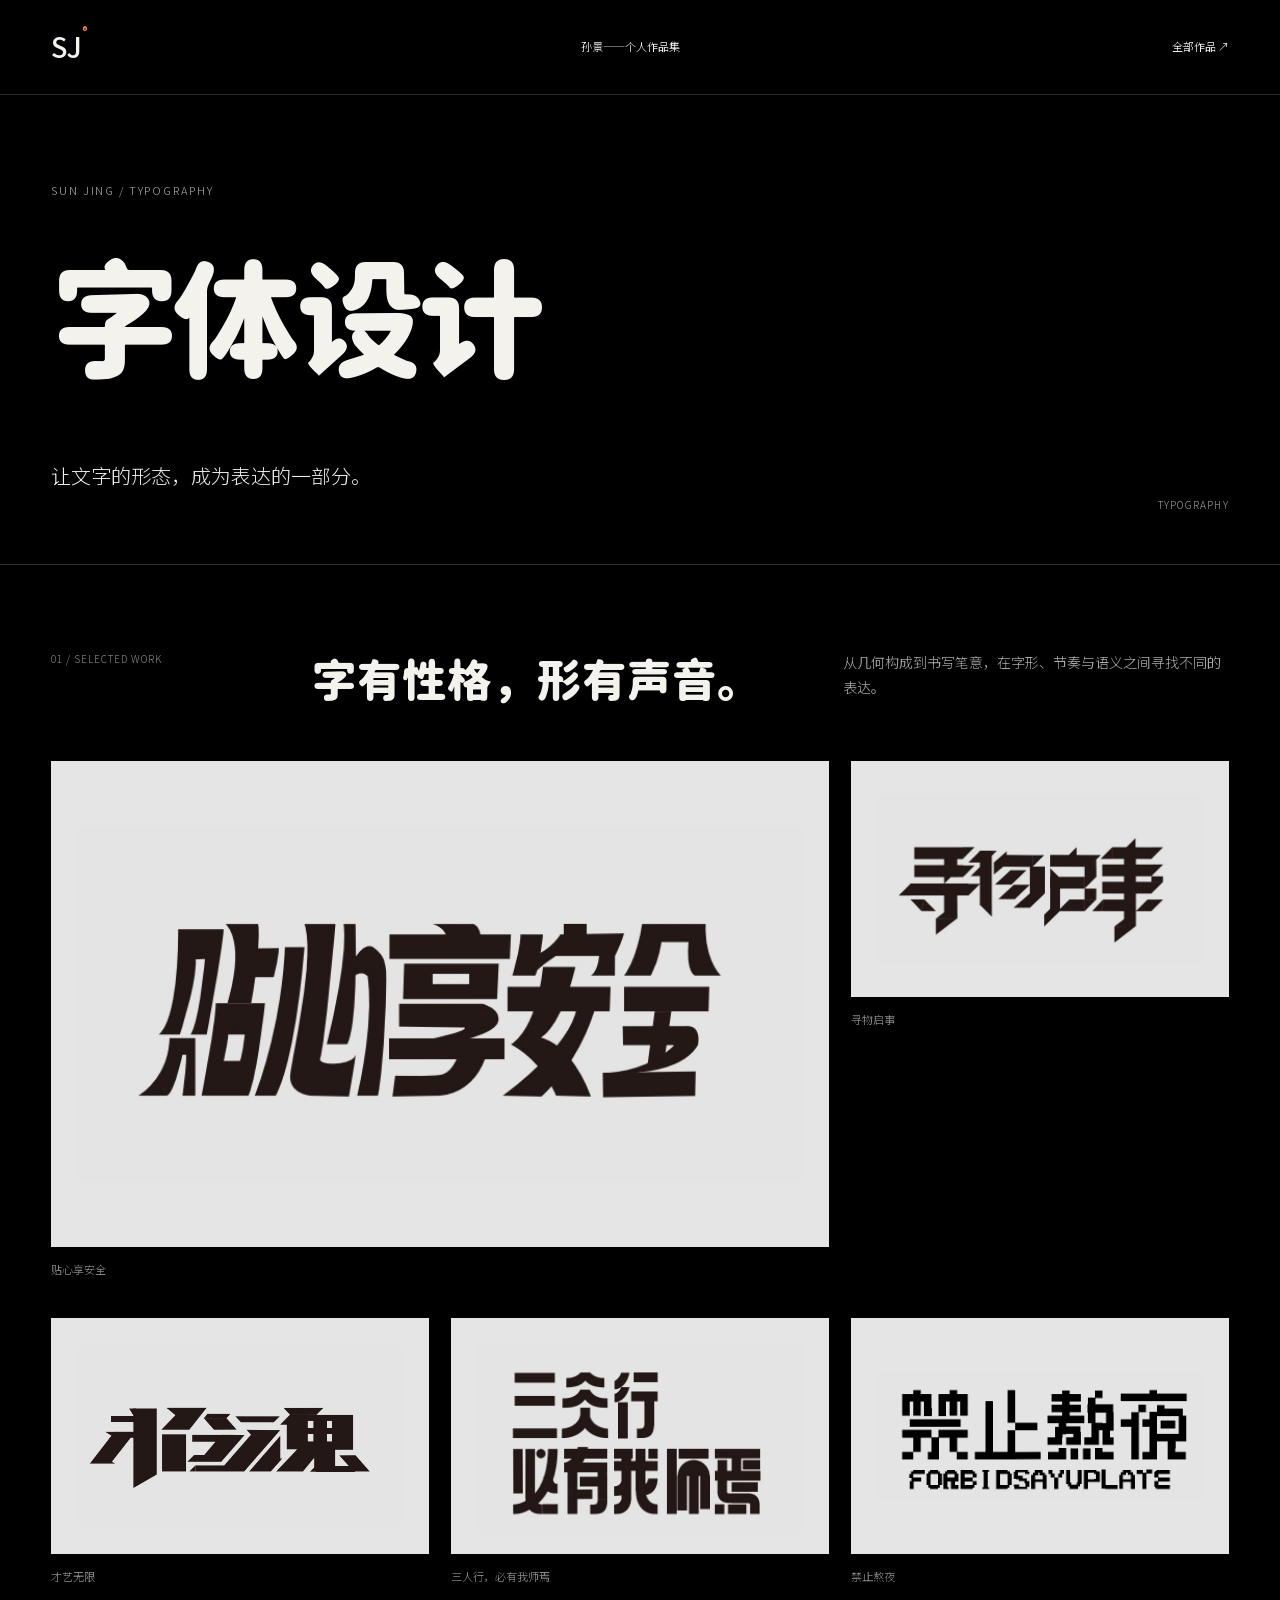
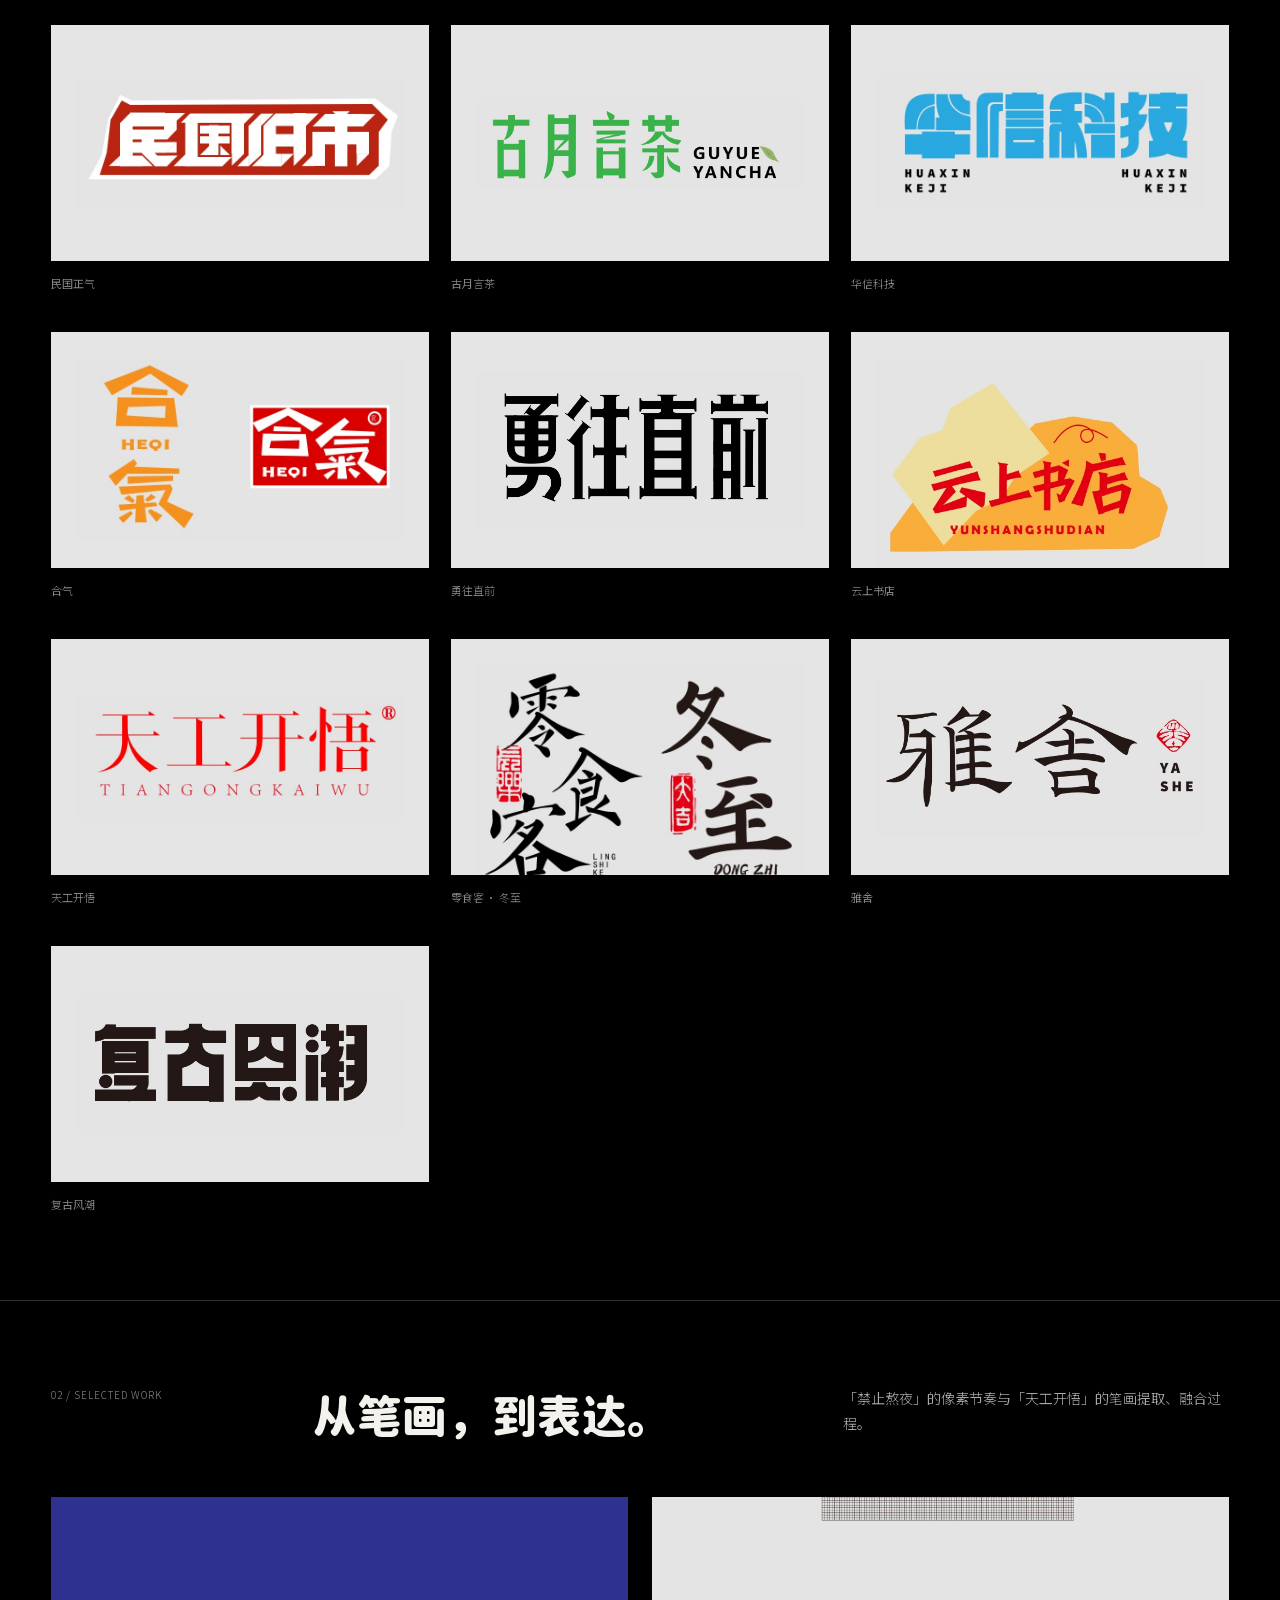
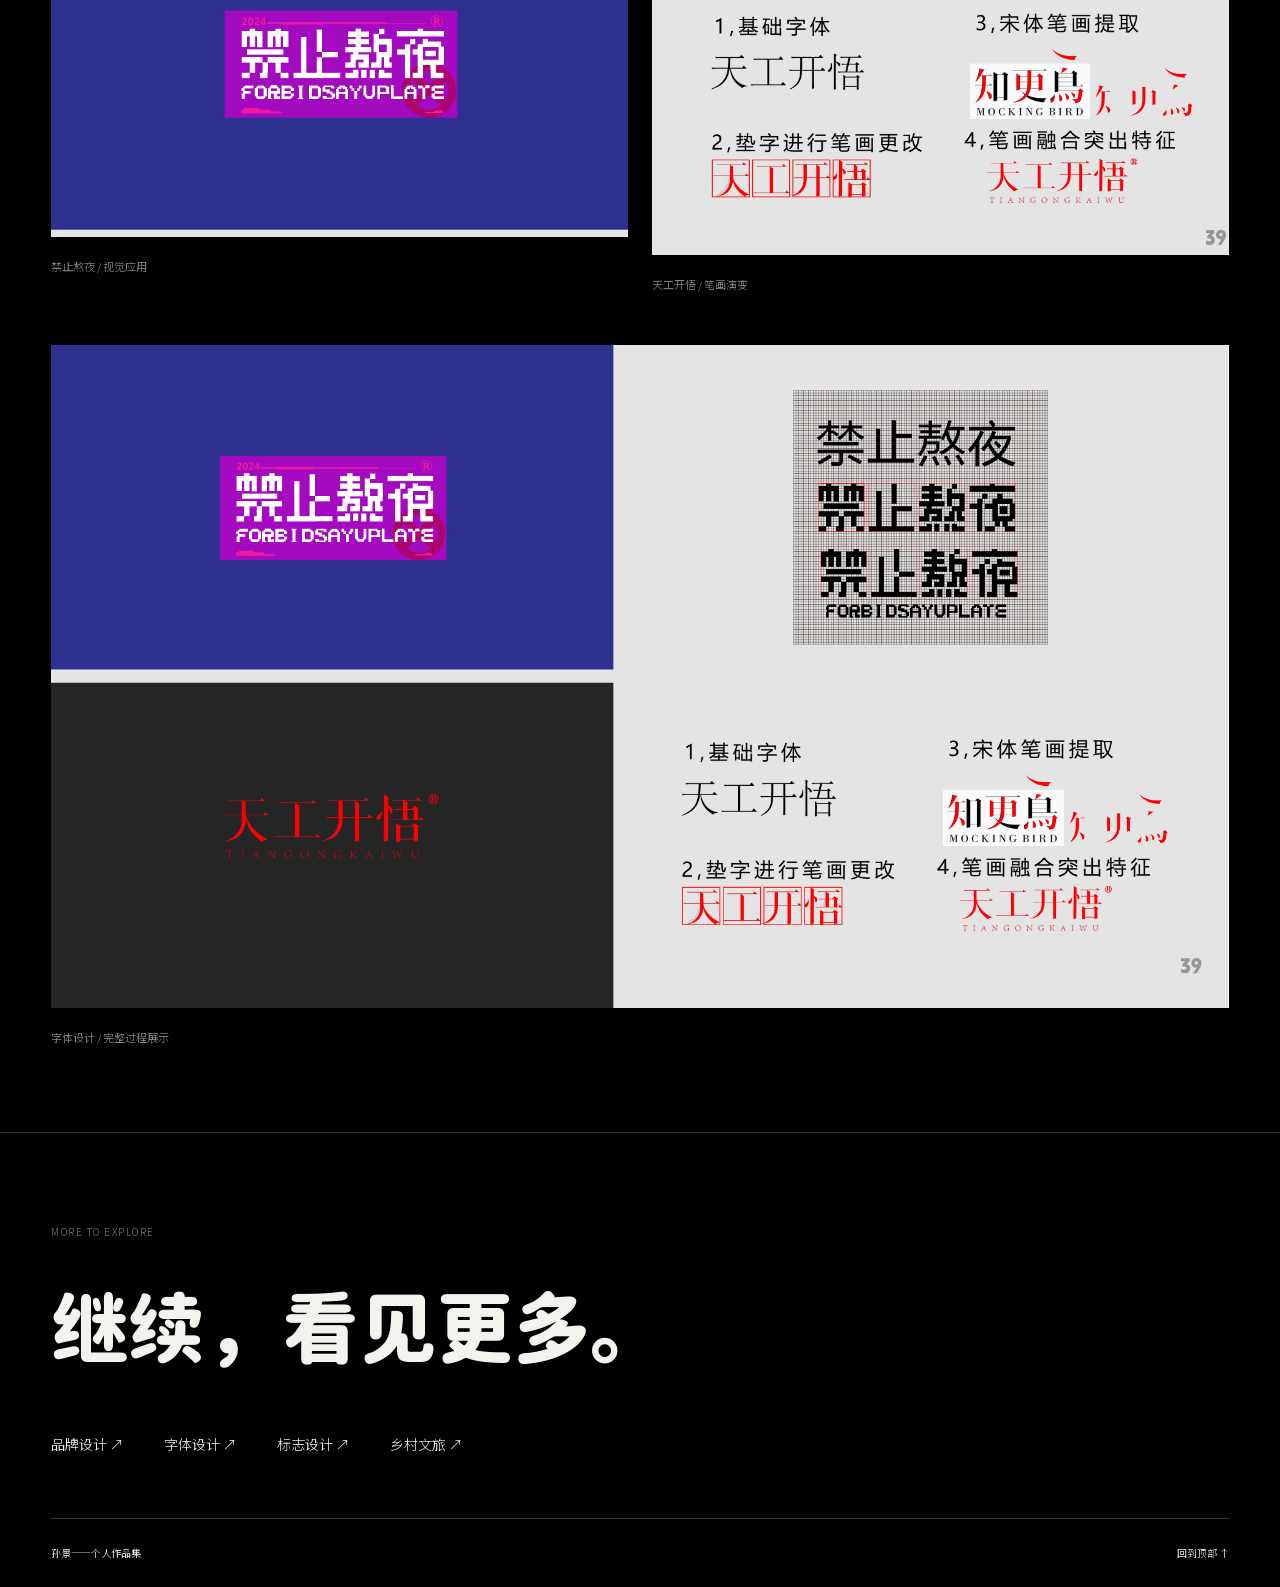
<file: typography/index.html>
<!doctype html><html lang="zh-CN"><head><meta charset="utf-8"><meta name="viewport" content="width=device-width,initial-scale=1"><title>字体设计 — 孙景作品集</title><meta name="description" content="让文字的形态，成为表达的一部分。"><meta name="theme-color" content="#000"><link rel="stylesheet" href="../portfolio.css"><style>@font-face{font-family:'Noto Sans SC';src:url('../assets/NotoSansSC-VF.ttf') format('truetype');font-weight:100 900;font-display:swap}</style><script src="../portfolio.js" defer></script></head><body id="top"><header class="site-nav"><a href="../index.html" class="sj" aria-label="返回首页">SJ<span>®</span></a><a href="../index.html">孙景——个人作品集</a><a href="../index.html">全部作品 ↗</a></header><main><div class="intro"><p class="eyebrow">SUN JING / TYPOGRAPHY</p><h1>字体设计</h1><div class="intro-line"><p>让文字的形态，成为表达的一部分。</p><span>TYPOGRAPHY</span></div></div><section id="s1"><header class="section-head"><span>01 / SELECTED WORK</span><h2>字有性格，形有声音。</h2><p>从几何构成到书写笔意，在字形、节奏与语义之间寻找不同的表达。</p></header><div class="type-grid"><figure class="work "><button class="image-button" aria-label="放大查看：贴心享安全"><img src="../assets/portfolio/page-42-280-170-350-170.jpg" alt="贴心享安全" loading="lazy" width="700" height="340"><span>查看细节 ↗</span></button><figcaption>贴心享安全</figcaption></figure><figure class="work "><button class="image-button" aria-label="放大查看：寻物启事"><img src="../assets/portfolio/page-42-640-170-330-170.jpg" alt="寻物启事" loading="lazy" width="660" height="340"><span>查看细节 ↗</span></button><figcaption>寻物启事</figcaption></figure><figure class="work "><button class="image-button" aria-label="放大查看：才艺无限"><img src="../assets/portfolio/page-42-995-175-300-165.jpg" alt="才艺无限" loading="lazy" width="601" height="330"><span>查看细节 ↗</span></button><figcaption>才艺无限</figcaption></figure><figure class="work "><button class="image-button" aria-label="放大查看：三人行，必有我师焉"><img src="../assets/portfolio/page-42-1315-160-335-195.jpg" alt="三人行，必有我师焉" loading="lazy" width="670" height="390"><span>查看细节 ↗</span></button><figcaption>三人行，必有我师焉</figcaption></figure><figure class="work "><button class="image-button" aria-label="放大查看：禁止熬夜"><img src="../assets/portfolio/page-42-280-345-370-145.jpg" alt="禁止熬夜" loading="lazy" width="740" height="290"><span>查看细节 ↗</span></button><figcaption>禁止熬夜</figcaption></figure><figure class="work "><button class="image-button" aria-label="放大查看：民国正气"><img src="../assets/portfolio/page-42-655-345-365-145.jpg" alt="民国正气" loading="lazy" width="730" height="290"><span>查看细节 ↗</span></button><figcaption>民国正气</figcaption></figure><figure class="work "><button class="image-button" aria-label="放大查看：古月言茶"><img src="../assets/portfolio/page-42-1035-340-550-150.jpg" alt="古月言茶" loading="lazy" width="1100" height="300"><span>查看细节 ↗</span></button><figcaption>古月言茶</figcaption></figure><figure class="work "><button class="image-button" aria-label="放大查看：华信科技"><img src="../assets/portfolio/page-42-280-505-375-155.jpg" alt="华信科技" loading="lazy" width="750" height="310"><span>查看细节 ↗</span></button><figcaption>华信科技</figcaption></figure><figure class="work "><button class="image-button" aria-label="放大查看：合气"><img src="../assets/portfolio/page-42-670-495-345-190.jpg" alt="合气" loading="lazy" width="690" height="380"><span>查看细节 ↗</span></button><figcaption>合气</figcaption></figure><figure class="work "><button class="image-button" aria-label="放大查看：勇往直前"><img src="../assets/portfolio/page-42-1040-515-325-155.jpg" alt="勇往直前" loading="lazy" width="650" height="310"><span>查看细节 ↗</span></button><figcaption>勇往直前</figcaption></figure><figure class="work "><button class="image-button" aria-label="放大查看：云上书店"><img src="../assets/portfolio/page-42-1370-495-270-180.jpg" alt="云上书店" loading="lazy" width="540" height="360"><span>查看细节 ↗</span></button><figcaption>云上书店</figcaption></figure><figure class="work "><button class="image-button" aria-label="放大查看：天工开悟"><img src="../assets/portfolio/page-42-275-685-385-150.jpg" alt="天工开悟" loading="lazy" width="770" height="300"><span>查看细节 ↗</span></button><figcaption>天工开悟</figcaption></figure><figure class="work "><button class="image-button" aria-label="放大查看：零食客 · 冬至"><img src="../assets/portfolio/page-42-665-695-350-250.jpg" alt="零食客 · 冬至" loading="lazy" width="700" height="500"><span>查看细节 ↗</span></button><figcaption>零食客 · 冬至</figcaption></figure><figure class="work "><button class="image-button" aria-label="放大查看：雅舍"><img src="../assets/portfolio/page-42-1025-705-300-145.jpg" alt="雅舍" loading="lazy" width="600" height="290"><span>查看细节 ↗</span></button><figcaption>雅舍</figcaption></figure><figure class="work "><button class="image-button" aria-label="放大查看：复古风潮"><img src="../assets/portfolio/page-42-1335-710-310-130.jpg" alt="复古风潮" loading="lazy" width="620" height="260"><span>查看细节 ↗</span></button><figcaption>复古风潮</figcaption></figure></div></section><section id="s2"><header class="section-head"><span>02 / SELECTED WORK</span><h2>从笔画，到表达。</h2><p>「禁止熬夜」的像素节奏与「天工开悟」的笔画提取、融合过程。</p></header><div class="duo"><figure class="work "><button class="image-button" aria-label="放大查看：禁止熬夜 / 视觉应用"><img src="../assets/portfolio/page-43-0-0-915-540.jpg" alt="禁止熬夜 / 视觉应用" loading="lazy" width="1830" height="1080"><span>查看细节 ↗</span></button><figcaption>禁止熬夜 / 视觉应用</figcaption></figure><figure class="work "><button class="image-button" aria-label="放大查看：天工开悟 / 笔画演变"><img src="../assets/portfolio/page-43-930-450-950-590.jpg" alt="天工开悟 / 笔画演变" loading="lazy" width="1900" height="1180"><span>查看细节 ↗</span></button><figcaption>天工开悟 / 笔画演变</figcaption></figure></div><figure class="work "><button class="image-button" aria-label="放大查看：字体设计 / 完整过程展示"><img src="../assets/portfolio/page-43.jpg" alt="字体设计 / 完整过程展示" loading="lazy" width="3840" height="2160"><span>查看细节 ↗</span></button><figcaption>字体设计 / 完整过程展示</figcaption></figure></section><footer class="closing"><p>MORE TO EXPLORE</p><h2>继续，看见更多。</h2><nav><a href="../brands/index.html">品牌设计 ↗</a><a href="index.html">字体设计 ↗</a><a href="../logos/index.html">标志设计 ↗</a><a href="../rural/index.html">乡村文旅 ↗</a></nav><div><span>孙景——个人作品集</span><a href="#top">回到顶部 ↑</a></div></footer></main><dialog aria-label="作品大图"><button class="close" aria-label="关闭大图">关闭 ×</button><img alt=""><p></p></dialog></body></html>
</file>
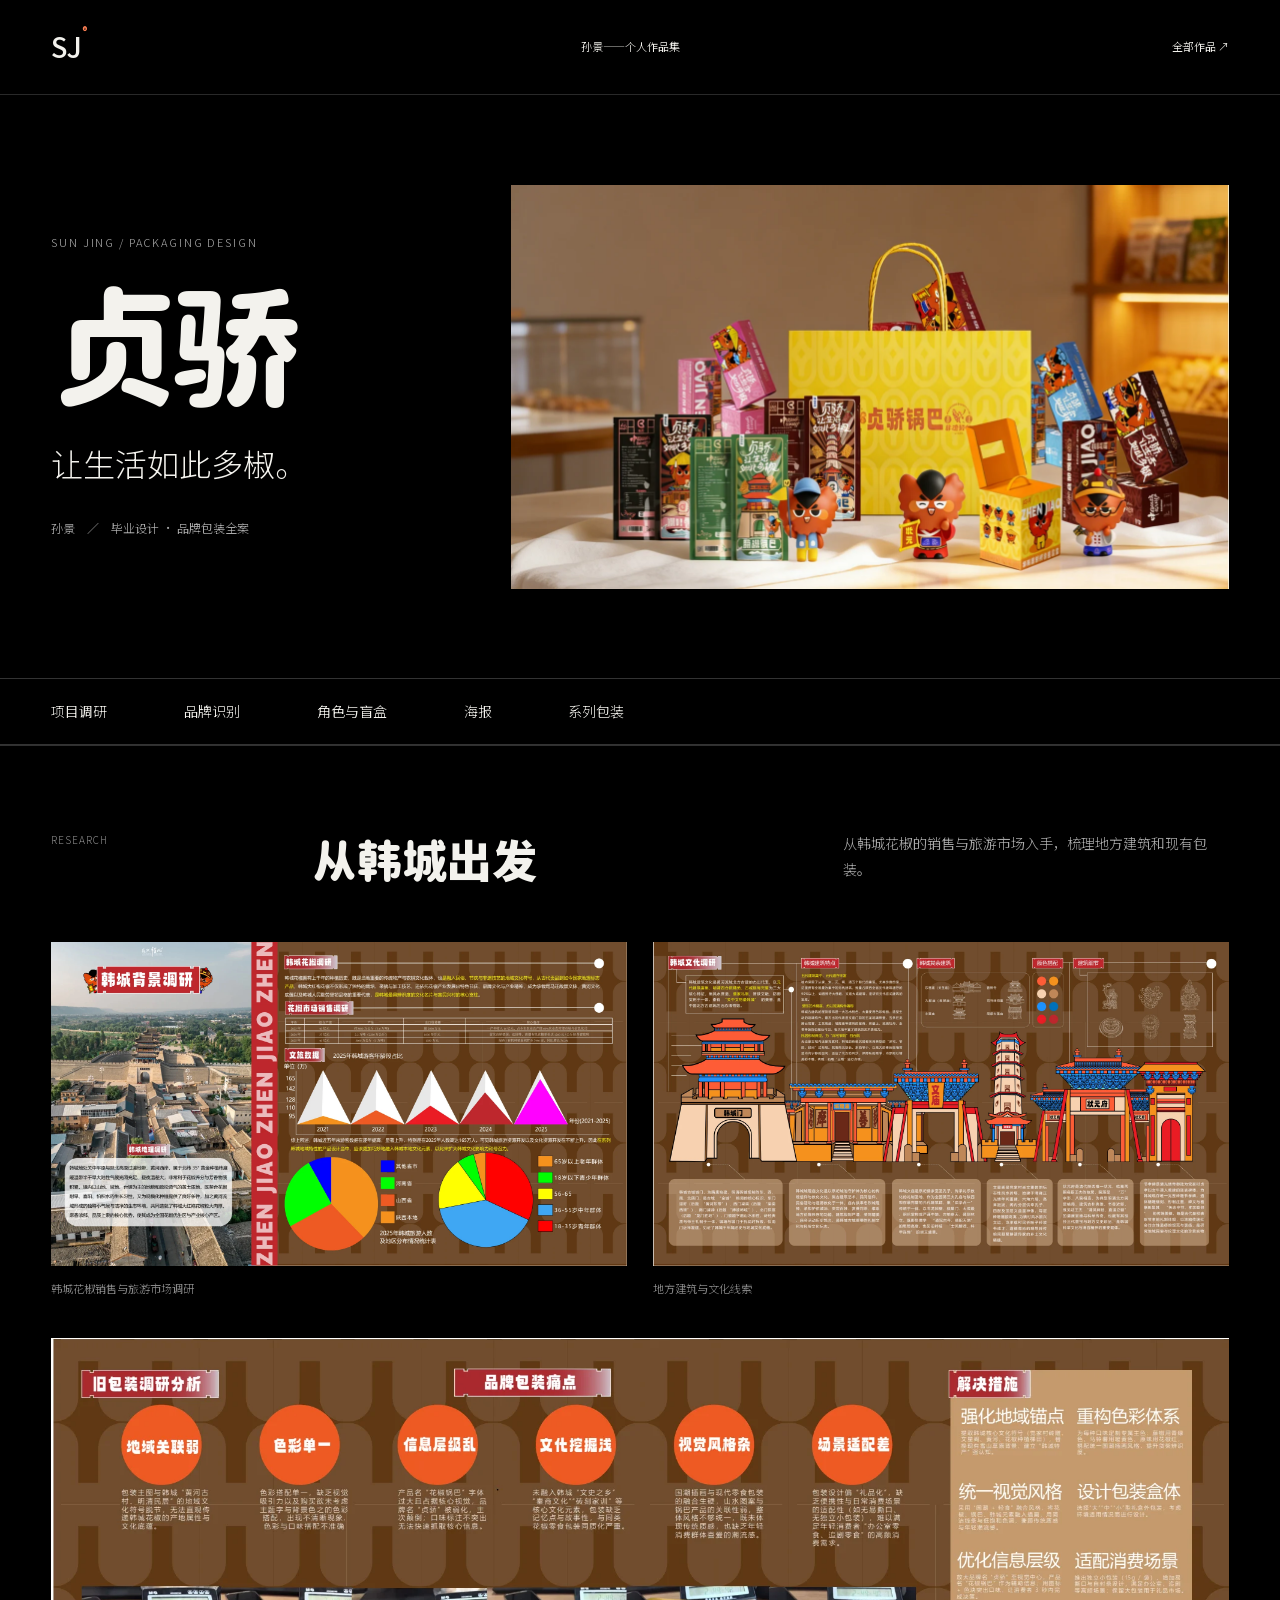
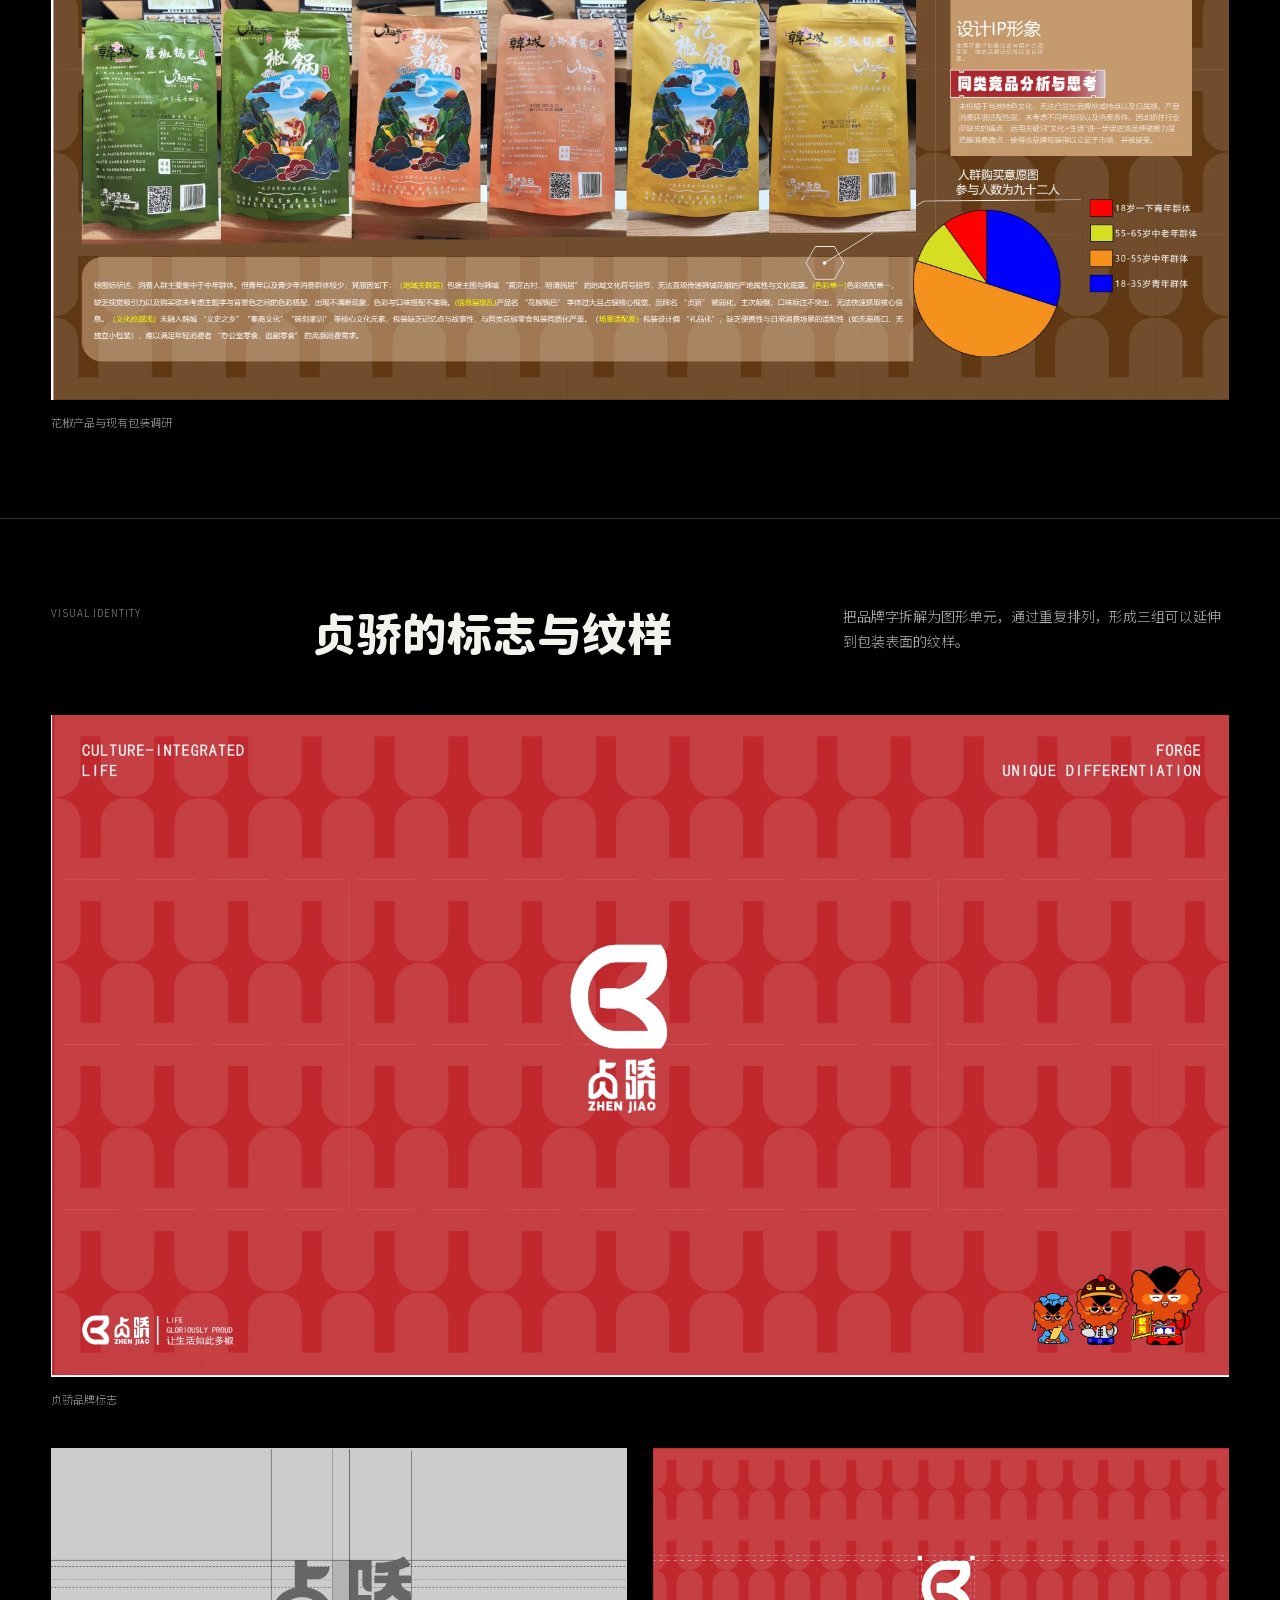
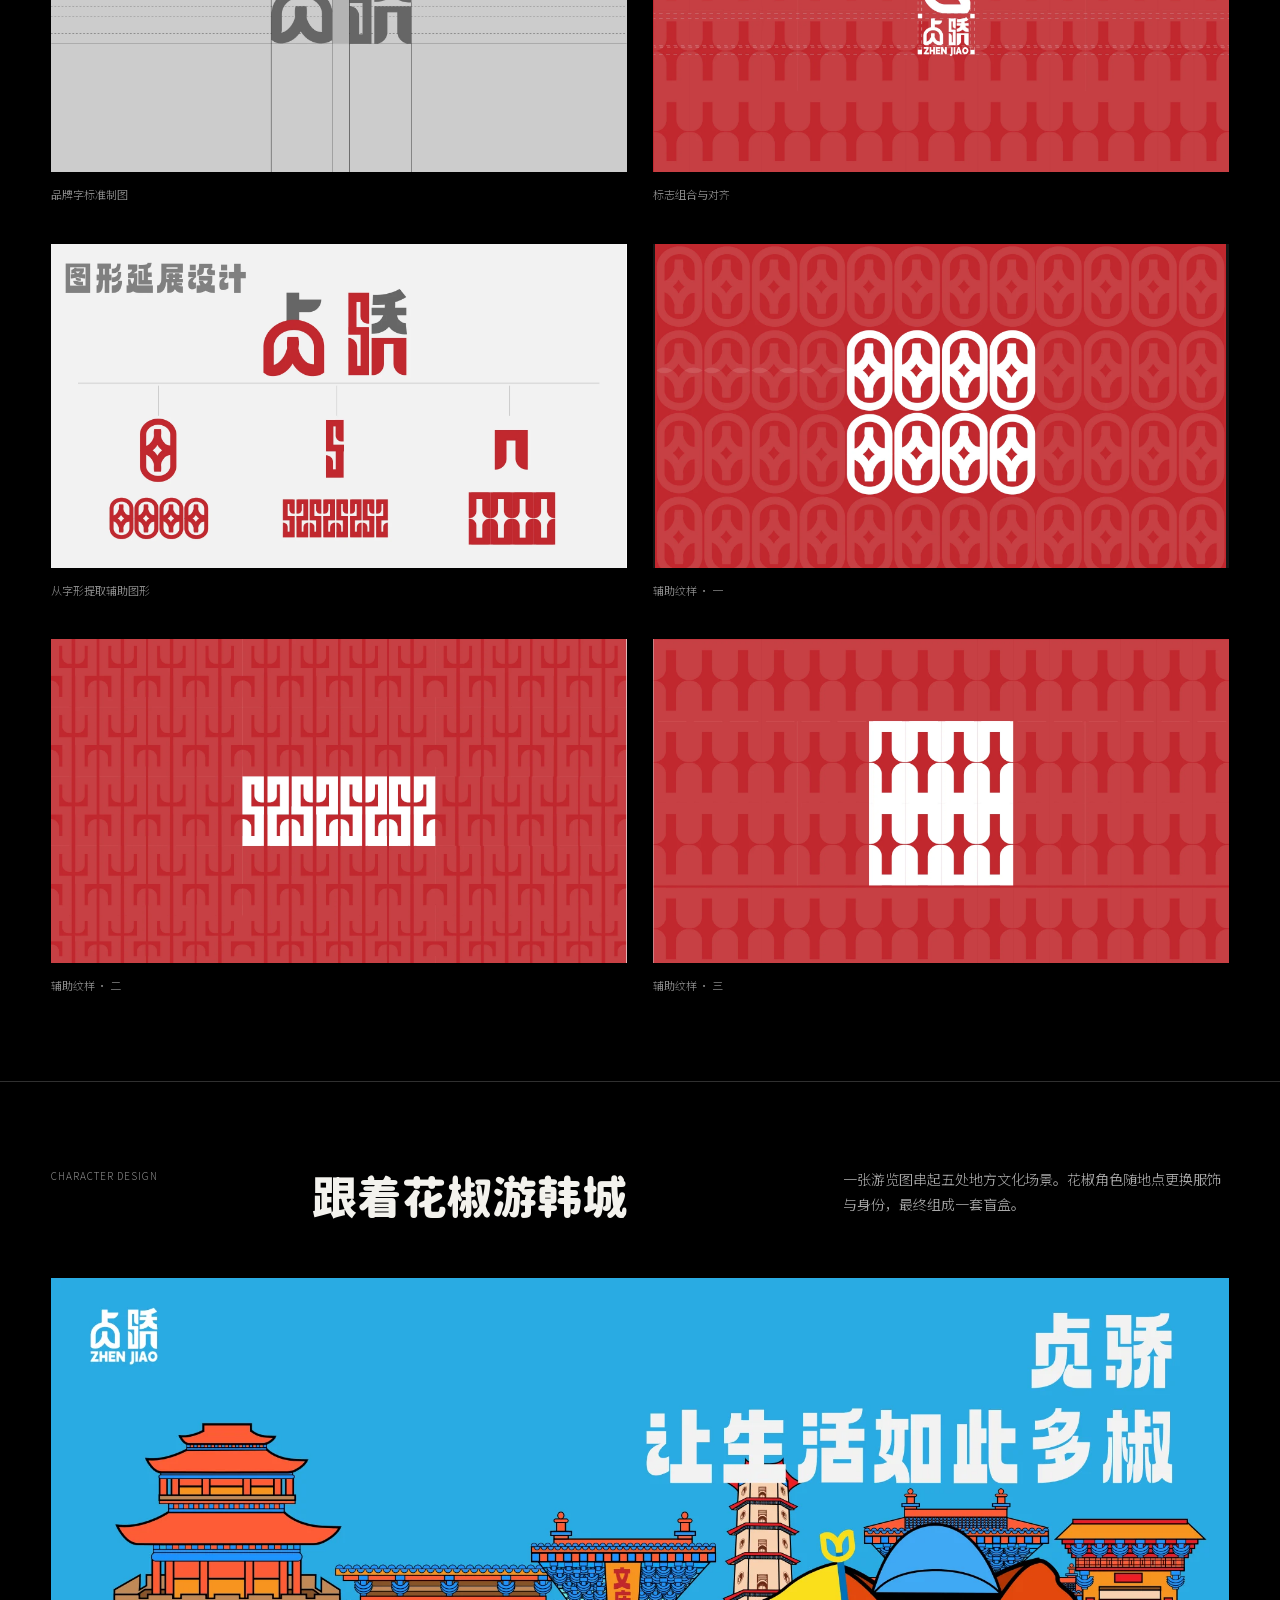
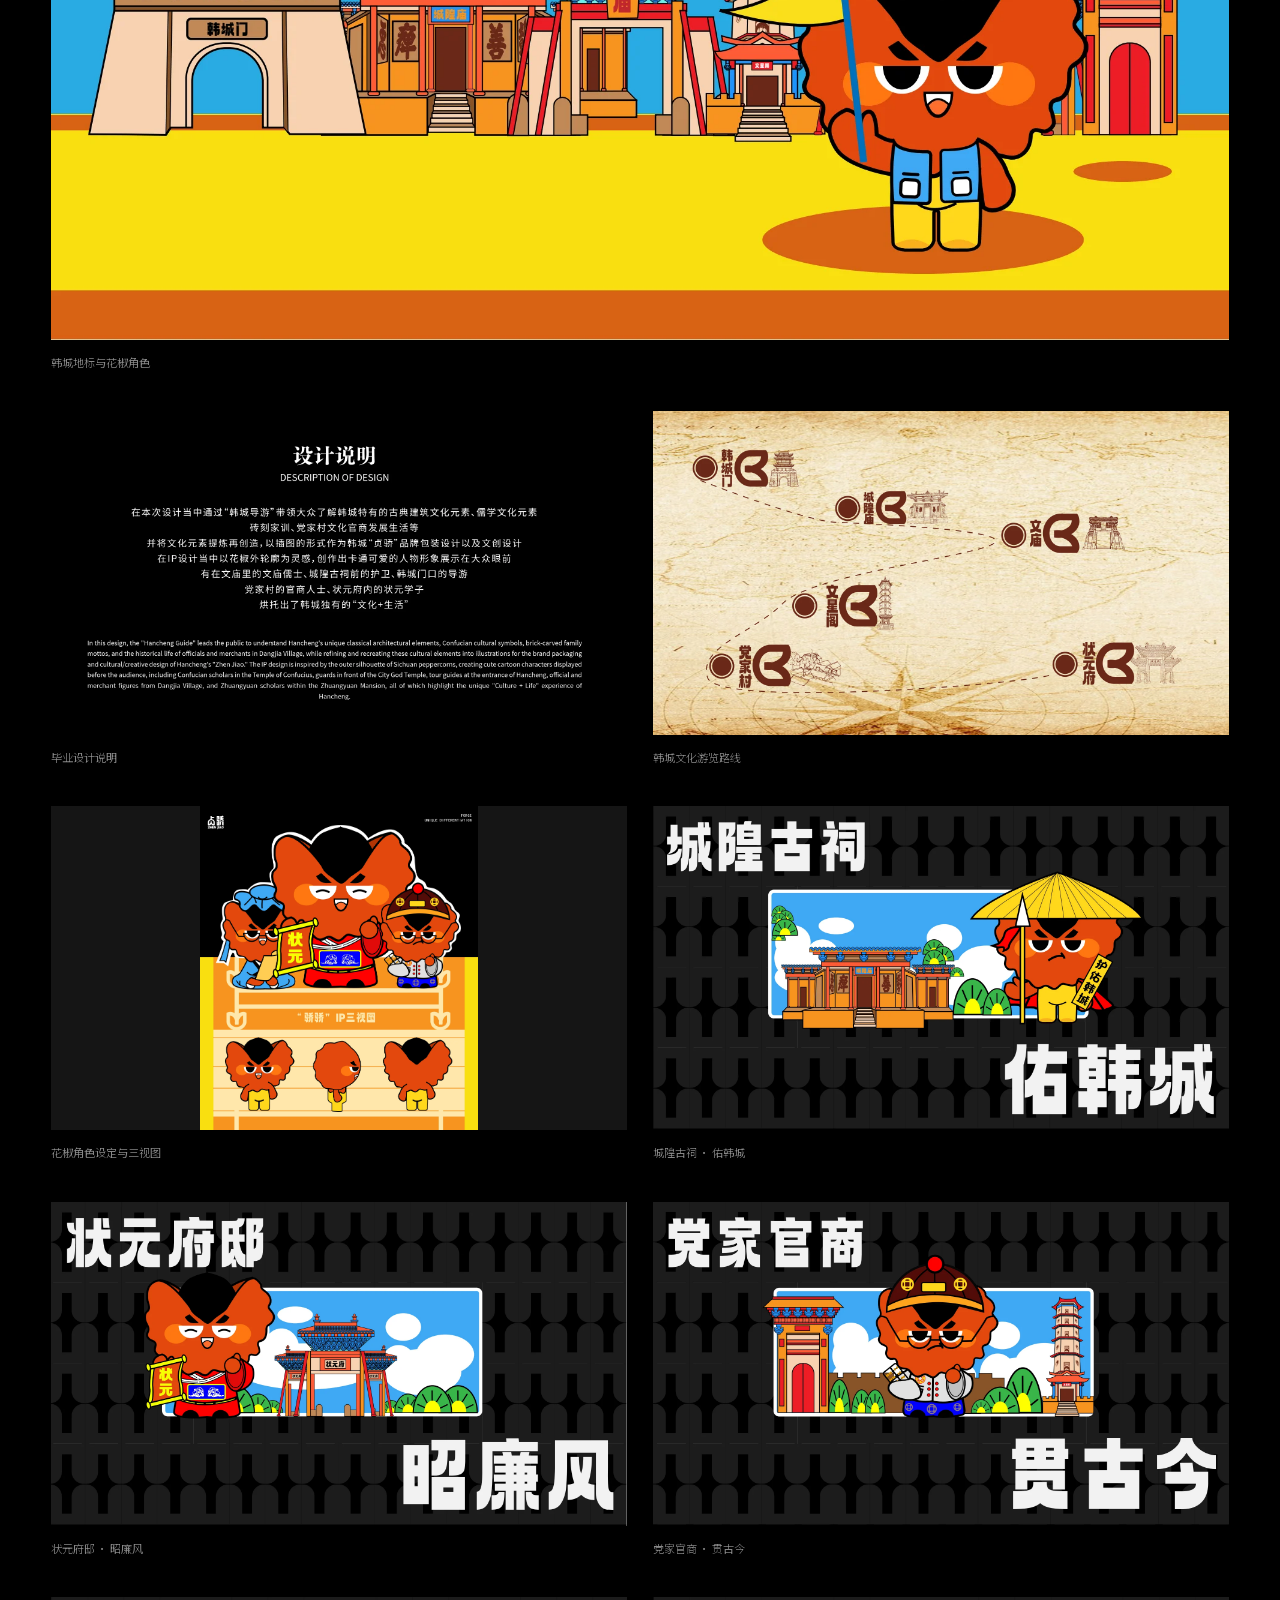
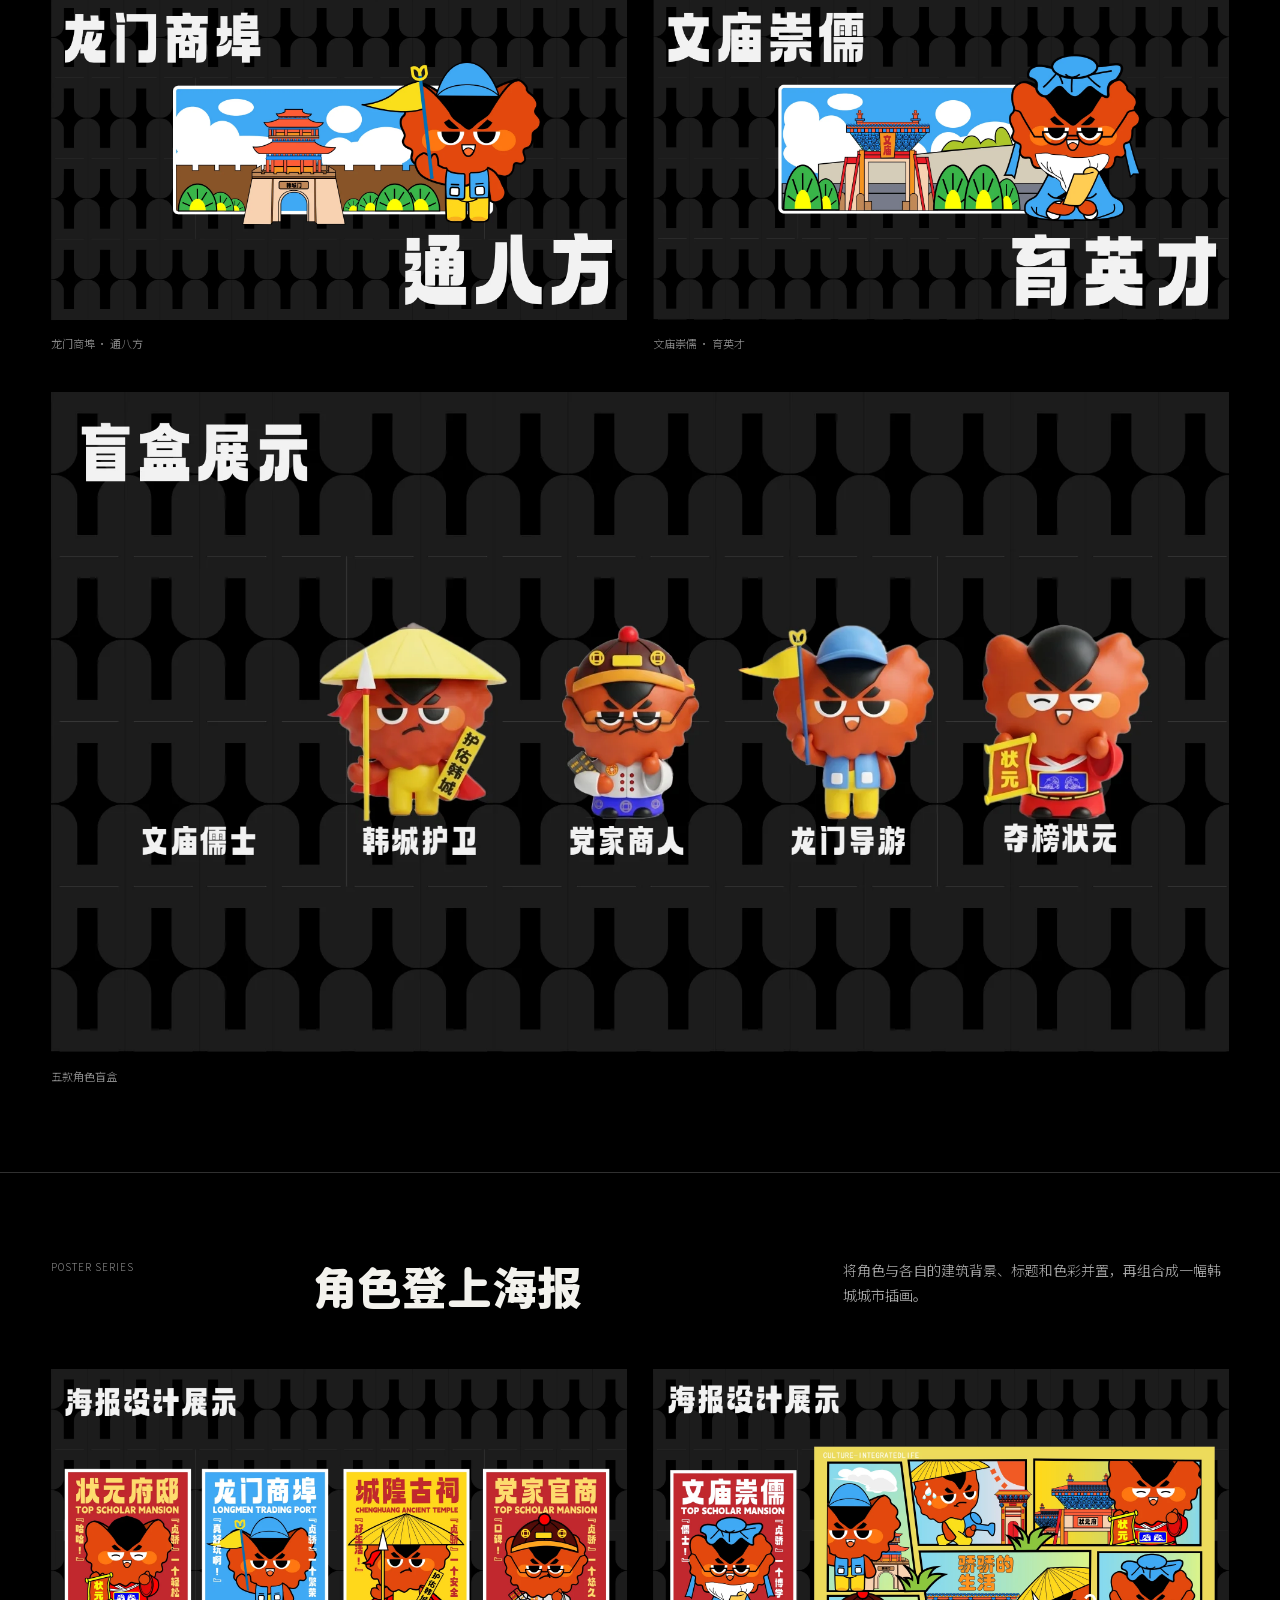
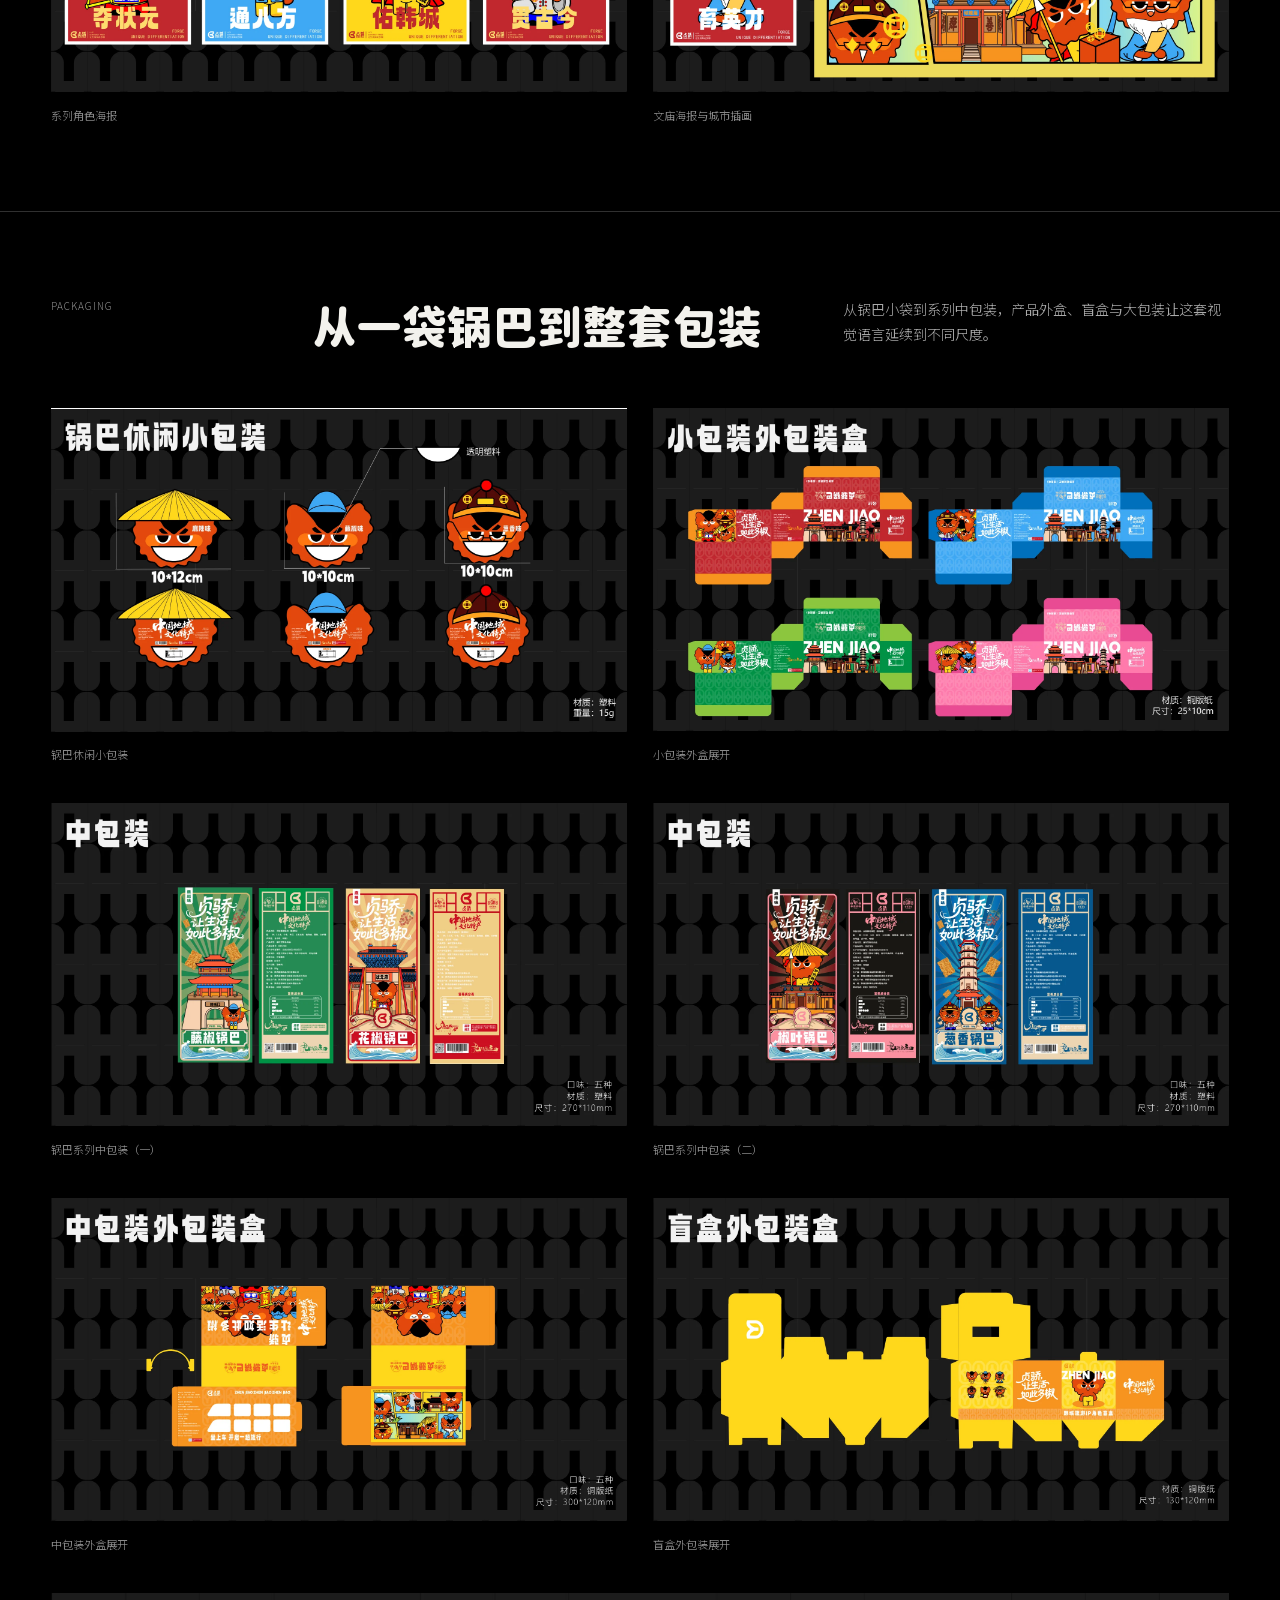
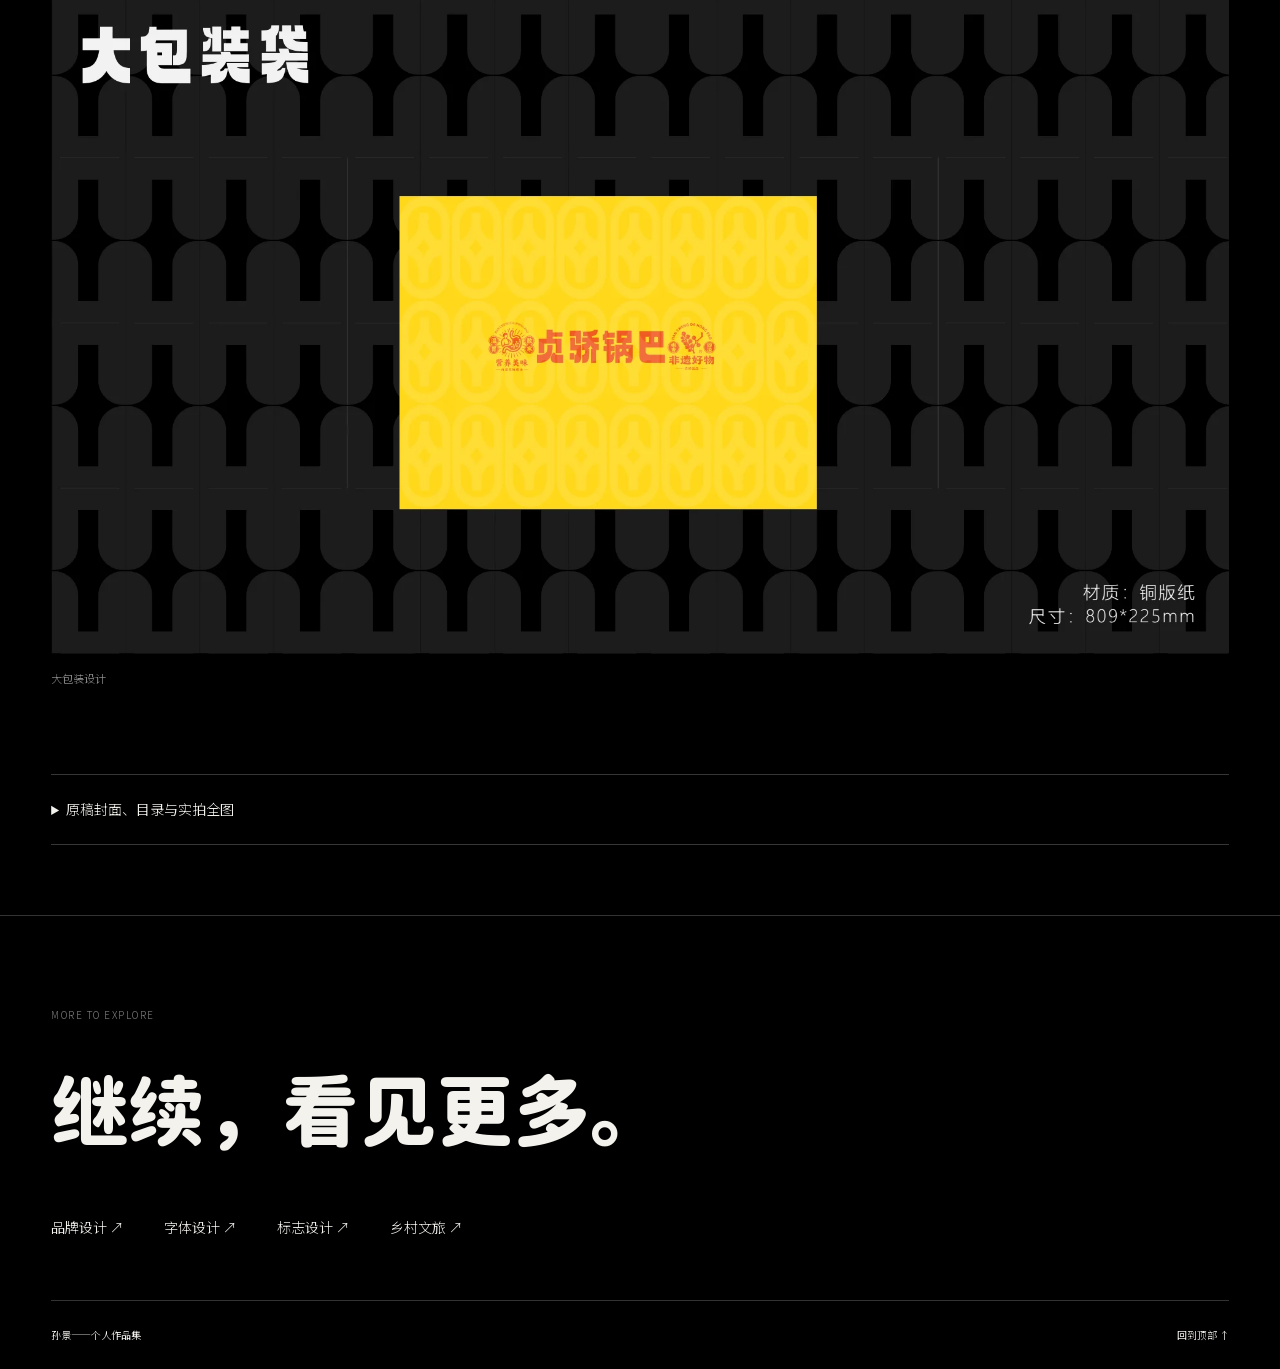
<file: zhenjiao/index.html>
<!doctype html><html lang="zh-CN"><head><meta charset="utf-8"><meta name="viewport" content="width=device-width,initial-scale=1"><title>贞骄 · 品牌包装全案 — 孙景作品集</title><meta name="description" content="孙景毕业设计：以韩城花椒为主题的品牌识别、角色、海报和系列包装。"><meta name="theme-color" content="#000"><link rel="stylesheet" href="../portfolio.css"><style>@font-face{font-family:'Noto Sans SC';src:url('../assets/NotoSansSC-VF.ttf') format('truetype');font-weight:100 900;font-display:swap}</style><script src="../portfolio.js" defer></script><link rel="stylesheet" href="case.css"></head><body id="top"><header class="site-nav"><a href="../index.html" class="sj" aria-label="返回首页">SJ<span>®</span></a><a href="../index.html">孙景——个人作品集</a><a href="../index.html">全部作品 ↗</a></header>
<main><div class="case-hero"><div class="case-title"><p class="eyebrow">SUN JING / PACKAGING DESIGN</p><h1>贞骄</h1><p class="claim">让生活如此多椒。</p><p class="case-credit">孙景　／　毕业设计 · 品牌包装全案</p></div><figure class="work cover"><button class="image-button" aria-label="放大包装实拍"><img src="../assets/packaging/cover.webp" alt="贞骄花椒系列包装与角色实拍" fetchpriority="high"><span>查看大图 ↗</span></button></figure></div>
<nav class="chapters" aria-label="项目章节"><a href="#research">项目调研</a><a href="#identity">品牌识别</a><a href="#characters">角色与盲盒</a><a href="#posters">海报</a><a href="#packaging">系列包装</a></nav>
<section id="research"><header class="section-head"><span>RESEARCH</span><h2>从韩城出发</h2><p>从韩城花椒的销售与旅游市场入手，梳理地方建筑和现有包装。</p></header><div class="case-grid"><figure class="work"><button type="button" class="image-button" aria-label="放大查看韩城花椒销售与旅游市场调研"><img src="../assets/packaging/page-02.webp" alt="韩城花椒销售与旅游市场调研" loading="lazy" decoding="async"><span>查看大图 ↗</span></button><figcaption>韩城花椒销售与旅游市场调研</figcaption></figure><figure class="work"><button type="button" class="image-button" aria-label="放大查看地方建筑与文化线索"><img src="../assets/packaging/page-03.webp" alt="地方建筑与文化线索" loading="lazy" decoding="async"><span>查看大图 ↗</span></button><figcaption>地方建筑与文化线索</figcaption></figure><figure class="work wide"><button type="button" class="image-button" aria-label="放大查看花椒产品与现有包装调研"><img src="../assets/packaging/page-04.webp" alt="花椒产品与现有包装调研" loading="lazy" decoding="async"><span>查看大图 ↗</span></button><figcaption>花椒产品与现有包装调研</figcaption></figure></div></section>
<section id="identity"><header class="section-head"><span>VISUAL IDENTITY</span><h2>贞骄的标志与纹样</h2><p>把品牌字拆解为图形单元，通过重复排列，形成三组可以延伸到包装表面的纹样。</p></header><div class="case-grid"><figure class="work wide"><button type="button" class="image-button" aria-label="放大查看贞骄品牌标志"><img src="../assets/packaging/page-07.webp" alt="贞骄品牌标志" loading="lazy" decoding="async"><span>查看大图 ↗</span></button><figcaption>贞骄品牌标志</figcaption></figure><figure class="work"><button type="button" class="image-button" aria-label="放大查看品牌字标准制图"><img src="../assets/packaging/page-08.webp" alt="品牌字标准制图" loading="lazy" decoding="async"><span>查看大图 ↗</span></button><figcaption>品牌字标准制图</figcaption></figure><figure class="work"><button type="button" class="image-button" aria-label="放大查看标志组合与对齐"><img src="../assets/packaging/page-09.webp" alt="标志组合与对齐" loading="lazy" decoding="async"><span>查看大图 ↗</span></button><figcaption>标志组合与对齐</figcaption></figure><figure class="work"><button type="button" class="image-button" aria-label="放大查看从字形提取辅助图形"><img src="../assets/packaging/page-10.webp" alt="从字形提取辅助图形" loading="lazy" decoding="async"><span>查看大图 ↗</span></button><figcaption>从字形提取辅助图形</figcaption></figure><figure class="work"><button type="button" class="image-button" aria-label="放大查看辅助纹样 · 一"><img src="../assets/packaging/page-11.webp" alt="辅助纹样 · 一" loading="lazy" decoding="async"><span>查看大图 ↗</span></button><figcaption>辅助纹样 · 一</figcaption></figure><figure class="work"><button type="button" class="image-button" aria-label="放大查看辅助纹样 · 二"><img src="../assets/packaging/page-12.webp" alt="辅助纹样 · 二" loading="lazy" decoding="async"><span>查看大图 ↗</span></button><figcaption>辅助纹样 · 二</figcaption></figure><figure class="work"><button type="button" class="image-button" aria-label="放大查看辅助纹样 · 三"><img src="../assets/packaging/page-13.webp" alt="辅助纹样 · 三" loading="lazy" decoding="async"><span>查看大图 ↗</span></button><figcaption>辅助纹样 · 三</figcaption></figure></div></section>
<section id="characters"><header class="section-head"><span>CHARACTER DESIGN</span><h2>跟着花椒游韩城</h2><p>一张游览图串起五处地方文化场景。花椒角色随地点更换服饰与身份，最终组成一套盲盒。</p></header><div class="case-grid"><figure class="work wide"><button type="button" class="image-button" aria-label="放大查看韩城地标与花椒角色"><img src="../assets/packaging/page-14.webp" alt="韩城地标与花椒角色" loading="lazy" decoding="async"><span>查看大图 ↗</span></button><figcaption>韩城地标与花椒角色</figcaption></figure><figure class="work"><button type="button" class="image-button" aria-label="放大查看毕业设计说明"><img src="../assets/packaging/page-15.webp" alt="毕业设计说明" loading="lazy" decoding="async"><span>查看大图 ↗</span></button><figcaption>毕业设计说明</figcaption></figure><figure class="work"><button type="button" class="image-button" aria-label="放大查看韩城文化游览路线"><img src="../assets/packaging/page-16.webp" alt="韩城文化游览路线" loading="lazy" decoding="async"><span>查看大图 ↗</span></button><figcaption>韩城文化游览路线</figcaption></figure><figure class="work"><button type="button" class="image-button" aria-label="放大查看花椒角色设定与三视图"><img src="../assets/packaging/page-17.webp" alt="花椒角色设定与三视图" loading="lazy" decoding="async"><span>查看大图 ↗</span></button><figcaption>花椒角色设定与三视图</figcaption></figure><figure class="work"><button type="button" class="image-button" aria-label="放大查看城隍古祠 · 佑韩城"><img src="../assets/packaging/page-18.webp" alt="城隍古祠 · 佑韩城" loading="lazy" decoding="async"><span>查看大图 ↗</span></button><figcaption>城隍古祠 · 佑韩城</figcaption></figure><figure class="work"><button type="button" class="image-button" aria-label="放大查看状元府邸 · 昭廉风"><img src="../assets/packaging/page-19.webp" alt="状元府邸 · 昭廉风" loading="lazy" decoding="async"><span>查看大图 ↗</span></button><figcaption>状元府邸 · 昭廉风</figcaption></figure><figure class="work"><button type="button" class="image-button" aria-label="放大查看党家官商 · 贯古今"><img src="../assets/packaging/page-20.webp" alt="党家官商 · 贯古今" loading="lazy" decoding="async"><span>查看大图 ↗</span></button><figcaption>党家官商 · 贯古今</figcaption></figure><figure class="work"><button type="button" class="image-button" aria-label="放大查看龙门商埠 · 通八方"><img src="../assets/packaging/page-21.webp" alt="龙门商埠 · 通八方" loading="lazy" decoding="async"><span>查看大图 ↗</span></button><figcaption>龙门商埠 · 通八方</figcaption></figure><figure class="work"><button type="button" class="image-button" aria-label="放大查看文庙崇儒 · 育英才"><img src="../assets/packaging/page-22.webp" alt="文庙崇儒 · 育英才" loading="lazy" decoding="async"><span>查看大图 ↗</span></button><figcaption>文庙崇儒 · 育英才</figcaption></figure><figure class="work wide"><button type="button" class="image-button" aria-label="放大查看五款角色盲盒"><img src="../assets/packaging/page-23.webp" alt="五款角色盲盒" loading="lazy" decoding="async"><span>查看大图 ↗</span></button><figcaption>五款角色盲盒</figcaption></figure></div></section>
<section id="posters"><header class="section-head"><span>POSTER SERIES</span><h2>角色登上海报</h2><p>将角色与各自的建筑背景、标题和色彩并置，再组合成一幅韩城城市插画。</p></header><div class="case-grid"><figure class="work"><button type="button" class="image-button" aria-label="放大查看系列角色海报"><img src="../assets/packaging/page-24.webp" alt="系列角色海报" loading="lazy" decoding="async"><span>查看大图 ↗</span></button><figcaption>系列角色海报</figcaption></figure><figure class="work"><button type="button" class="image-button" aria-label="放大查看文庙海报与城市插画"><img src="../assets/packaging/page-25.webp" alt="文庙海报与城市插画" loading="lazy" decoding="async"><span>查看大图 ↗</span></button><figcaption>文庙海报与城市插画</figcaption></figure></div></section>
<section id="packaging"><header class="section-head"><span>PACKAGING</span><h2>从一袋锅巴到整套包装</h2><p>从锅巴小袋到系列中包装，产品外盒、盲盒与大包装让这套视觉语言延续到不同尺度。</p></header><div class="case-grid"><figure class="work"><button type="button" class="image-button" aria-label="放大查看锅巴休闲小包装"><img src="../assets/packaging/page-26.webp" alt="锅巴休闲小包装" loading="lazy" decoding="async"><span>查看大图 ↗</span></button><figcaption>锅巴休闲小包装</figcaption></figure><figure class="work"><button type="button" class="image-button" aria-label="放大查看小包装外盒展开"><img src="../assets/packaging/page-27.webp" alt="小包装外盒展开" loading="lazy" decoding="async"><span>查看大图 ↗</span></button><figcaption>小包装外盒展开</figcaption></figure><figure class="work"><button type="button" class="image-button" aria-label="放大查看锅巴系列中包装（一）"><img src="../assets/packaging/page-28.webp" alt="锅巴系列中包装（一）" loading="lazy" decoding="async"><span>查看大图 ↗</span></button><figcaption>锅巴系列中包装（一）</figcaption></figure><figure class="work"><button type="button" class="image-button" aria-label="放大查看锅巴系列中包装（二）"><img src="../assets/packaging/page-29.webp" alt="锅巴系列中包装（二）" loading="lazy" decoding="async"><span>查看大图 ↗</span></button><figcaption>锅巴系列中包装（二）</figcaption></figure><figure class="work"><button type="button" class="image-button" aria-label="放大查看中包装外盒展开"><img src="../assets/packaging/page-30.webp" alt="中包装外盒展开" loading="lazy" decoding="async"><span>查看大图 ↗</span></button><figcaption>中包装外盒展开</figcaption></figure><figure class="work"><button type="button" class="image-button" aria-label="放大查看盲盒外包装展开"><img src="../assets/packaging/page-31.webp" alt="盲盒外包装展开" loading="lazy" decoding="async"><span>查看大图 ↗</span></button><figcaption>盲盒外包装展开</figcaption></figure><figure class="work wide"><button type="button" class="image-button" aria-label="放大查看大包装设计"><img src="../assets/packaging/page-32.webp" alt="大包装设计" loading="lazy" decoding="async"><span>查看大图 ↗</span></button><figcaption>大包装设计</figcaption></figure></div></section>
<details class="archive"><summary>原稿封面、目录与实拍全图</summary><div class="case-grid">
<figure class="work"><button type="button" class="image-button" aria-label="放大查看毕业设计封面"><img src="../assets/packaging/page-01.webp" alt="毕业设计封面" loading="lazy" decoding="async"><span>查看大图 ↗</span></button><figcaption>毕业设计封面</figcaption></figure>
<figure class="work"><button type="button" class="image-button" aria-label="放大查看全案目录"><img src="../assets/packaging/page-05.webp" alt="全案目录" loading="lazy" decoding="async"><span>查看大图 ↗</span></button><figcaption>全案目录</figcaption></figure>
<figure class="work wide"><button type="button" class="image-button" aria-label="放大查看贞骄系列包装实拍"><img src="../assets/packaging/page-06.webp" alt="贞骄系列包装实拍" loading="lazy" decoding="async"><span>查看大图 ↗</span></button><figcaption>贞骄系列包装实拍</figcaption></figure>
</div></details>
<footer class="closing"><p>MORE TO EXPLORE</p><h2>继续，看见更多。</h2><nav><a href="../brands/index.html">品牌设计 ↗</a><a href="../typography/index.html">字体设计 ↗</a><a href="../logos/index.html">标志设计 ↗</a><a href="../rural/index.html">乡村文旅 ↗</a></nav><div><span>孙景——个人作品集</span><a href="#top">回到顶部 ↑</a></div></footer></main><dialog aria-label="作品大图"><button class="close" aria-label="关闭大图">关闭 ×</button><img alt=""><p></p></dialog></body></html>
</file>
<file: styles.css>
:root {
  --paper: #ebe8df;
  --ink: #171714;
  --muted: #77736b;
  --red: #b7291f;
  --line: rgba(23, 23, 20, 0.22);
  --font: "Source Han Sans CN", "Noto Sans SC", "思源黑体", "Microsoft YaHei", sans-serif;
}

* { box-sizing: border-box; }

html { scroll-behavior: smooth; }

body {
  margin: 0;
  color: var(--ink);
  background: var(--paper);
  font-family: var(--font);
  font-weight: 400;
  -webkit-font-smoothing: antialiased;
}

button, a { color: inherit; font: inherit; }
a { text-decoration: none; }

.grain {
  position: fixed;
  inset: 0;
  z-index: 50;
  pointer-events: none;
  opacity: 0.11;
  background-image: url("data:image/svg+xml,%3Csvg viewBox='0 0 180 180' xmlns='http://www.w3.org/2000/svg'%3E%3Cfilter id='n'%3E%3CfeTurbulence type='fractalNoise' baseFrequency='.9' numOctaves='3' stitchTiles='stitch'/%3E%3C/filter%3E%3Crect width='100%25' height='100%25' filter='url(%23n)' opacity='.25'/%3E%3C/svg%3E");
  mix-blend-mode: multiply;
}

.hero {
  position: relative;
  min-height: 100svh;
  overflow: hidden;
  display: grid;
  grid-template-rows: auto 1fr auto;
  padding: 24px 28px 22px;
  border-bottom: 1px solid rgba(255,255,255,.35);
  color: #f3f0e7;
}

.hero-background, .background-image, .background-shade { position: absolute; inset: 0; }
.hero-background { z-index: 0; background: #263329; }
.background-image {
  background-size: cover;
  background-position: center;
  opacity: 0;
  transform: scale(1.035);
  transition: opacity 850ms cubic-bezier(.2,.7,.2,1), transform 1800ms cubic-bezier(.2,.7,.2,1);
}
.background-image[data-background="0"] { background-image: url("./assets/rural-culture.png"); }
.background-image[data-background="1"] { background-image: url("./assets/brand-design.png"); }
.background-image[data-background="2"] { background-image: url("./assets/typography.png"); }
.background-image[data-background="3"] { background-image: url("./assets/logo-design.png"); }
.background-image.is-visible { opacity: 1; transform: scale(1); }
.background-shade { z-index: 1; background: linear-gradient(90deg, rgba(7,12,10,.57), rgba(7,12,10,.22) 62%, rgba(7,12,10,.16)), linear-gradient(0deg, rgba(7,12,10,.4), transparent 30%, rgba(7,12,10,.18)); }

.topbar {
  position: relative;
  z-index: 10;
  display: grid;
  grid-template-columns: 1fr auto 1fr;
  align-items: start;
  font-size: 11px;
  letter-spacing: 0.08em;
}

.monogram {
  width: fit-content;
  font-size: 24px;
  font-weight: 600;
  line-height: 0.9;
  letter-spacing: -0.06em;
}

.monogram span { margin-left: 3px; color: var(--red); font-size: 8px; vertical-align: top; }
.site-title { margin: 0; font-weight: 500; }
.meta { justify-self: end; display: flex; gap: 28px; }

.hero-layout {
  position: relative;
  z-index: 2;
  min-height: 0;
  display: flex;
  align-items: center;
}

.categories {
  position: relative;
  z-index: 8;
  width: min(760px, 56vw);
  margin-left: 2vw;
}

.category {
  position: relative;
  width: 100%;
  display: grid;
  grid-template-columns: 34px 1fr auto;
  gap: 16px;
  align-items: center;
  padding: 15px 0 16px;
  border: 0;
  border-bottom: 1px solid rgba(255,255,255,.38);
  background: transparent;
  color: #f3f0e7;
  text-align: left;
  cursor: pointer;
  transition: padding-left 350ms cubic-bezier(.2,.8,.2,1), color 250ms ease;
}

.category:first-child { border-top: 1px solid rgba(255,255,255,.38); }
.category::before {
  content: "";
  position: absolute;
  left: 0;
  bottom: -1px;
  width: 0;
  height: 1px;
  background: #fff;
  transition: width 450ms cubic-bezier(.2,.8,.2,1);
}
.category:hover::before, .category:focus-visible::before, .category.is-active::before { width: 100%; }
.category:hover, .category:focus-visible, .category.is-active { padding-left: 9px; }
.category:focus-visible { outline: 1px solid var(--red); outline-offset: 4px; }
.category-index { align-self: start; padding-top: 6px; color: rgba(255,255,255,.72); font-size: 10px; letter-spacing: .12em; }
.category-copy { display: flex; flex-direction: column; gap: 3px; }
.category-copy strong { font-size: clamp(31px, 4vw, 62px); font-weight: 400; line-height: 1.08; letter-spacing: -0.05em; }
.category-copy small { color: rgba(255,255,255,.76); font-size: 9px; font-weight: 400; letter-spacing: .15em; text-transform: uppercase; }
.category-mark { opacity: 0; transform: translate(-8px, 8px); font-size: 18px; transition: 300ms ease; }
.category:hover .category-mark, .category:focus-visible .category-mark, .category.is-active .category-mark { opacity: 1; transform: none; }

.image-caption {
  position: absolute;
  z-index: 10;
  right: 30px;
  bottom: 88px;
  display: flex;
  justify-content: space-between;
  gap: 12px;
  padding-top: 9px;
  font-size: 9px;
  letter-spacing: .1em;
}
.image-caption span:last-child { color: rgba(255,255,255,.72); text-align: right; }

.hero-footer {
  position: relative;
  z-index: 10;
  display: grid;
  grid-template-columns: 1fr auto 1fr;
  align-items: end;
  font-size: 8px;
  line-height: 1.55;
  letter-spacing: .1em;
}
.hero-footer p { margin: 0; }
.hero-footer a { justify-self: end; border-bottom: 1px solid rgba(255,255,255,.75); }
.instruction { display: flex; align-items: center; gap: 8px; color: rgba(255,255,255,.75); }
.cursor-dot { width: 6px; height: 6px; border-radius: 50%; background: var(--red); animation: pulse 1.8s infinite; }
@keyframes pulse { 50% { box-shadow: 0 0 0 6px rgba(183,41,31,0); } 0%,100% { box-shadow: 0 0 0 0 rgba(183,41,31,.25); } }

.index-section { padding: 100px 28px 28px; background: #161614; color: #e9e6de; }
.index-intro { max-width: 980px; margin-bottom: 120px; }
.eyebrow { margin: 0 0 26px; color: #8c8981; font-size: 10px; letter-spacing: .18em; }
.index-intro h1 { max-width: 900px; margin: 0; font-size: clamp(42px, 7vw, 104px); font-weight: 300; line-height: 1.08; letter-spacing: -.06em; }
.summary { max-width: 510px; margin: 48px 0 0 auto; color: #aaa69d; font-size: 14px; line-height: 1.8; }
.project-list { border-top: 1px solid rgba(233,230,222,.32); }
.project-list article { display: grid; grid-template-columns: 60px 1fr 1fr 100px; gap: 20px; align-items: baseline; padding: 26px 0; border-bottom: 1px solid rgba(233,230,222,.22); transition: color 250ms, padding 250ms; }
.project-list article:hover { color: #d74738; padding-left: 8px; }
.project-list span, .project-list time { color: #77736c; font-size: 9px; letter-spacing: .12em; }
.project-list h2 { margin: 0; font-size: clamp(24px, 3vw, 44px); font-weight: 400; letter-spacing: -.03em; }
.project-list p { margin: 0; color: #99958d; font-size: 11px; letter-spacing: .08em; }
.project-list time { justify-self: end; }
.contact-strip { margin-top: 130px; padding-top: 20px; border-top: 1px solid rgba(233,230,222,.32); display: flex; justify-content: space-between; font-size: 10px; letter-spacing: .12em; }
.contact-strip a { color: #d74738; font-size: clamp(20px, 3vw, 42px); letter-spacing: -.02em; }

@media (max-width: 760px) {
  .hero { min-height: 100svh; height: auto; padding: 18px 16px 16px; overflow: visible; }
  .topbar { grid-template-columns: auto 1fr; }
  .site-title { justify-self: end; }
  .meta { display: none; }
  .hero-layout { padding: 64px 0 50px; display: flex; flex-direction: column; justify-content: center; gap: 28px; }
  .categories { width: 100%; margin: 0; }
  .category { padding: 11px 0 12px; grid-template-columns: 26px 1fr auto; }
  .category:hover, .category:focus-visible, .category.is-active { padding-left: 5px; }
  .category-copy strong { font-size: 28px; }
  .image-caption { right: 16px; bottom: 66px; left: 16px; }
  .hero-footer { grid-template-columns: 1fr 1fr; }
  .instruction { display: none; }
  .hero-footer a { grid-column: 2; }
  .index-section { padding: 70px 16px 20px; }
  .index-intro { margin-bottom: 72px; }
  .index-intro h1 { font-size: 44px; }
  .summary { margin: 34px 0 0; }
  .project-list article { grid-template-columns: 30px 1fr auto; gap: 10px; }
  .project-list p { display: none; }
  .project-list h2 { font-size: 26px; }
  .contact-strip { margin-top: 80px; flex-direction: column; gap: 28px; }
}

@media (prefers-reduced-motion: reduce) {
  *, *::before, *::after { scroll-behavior: auto !important; animation-duration: .01ms !important; animation-iteration-count: 1 !important; transition-duration: .01ms !important; }
}
</file>
<file: brand/brand.css>
@font-face{font-family:"Brand Rounded";src:url("../assets/brand/rounded-brand.woff2") format("woff2");font-weight:900;font-display:swap}
.brand-page{background:#000;color:#f5f5f2;font-weight:300}.brand-page h1,.brand-page h2,.brand-page h3{font-family:"Brand Rounded",var(--font);font-weight:900;letter-spacing:-.035em}.brand-page p{line-height:1.9}.brand-nav{display:flex;justify-content:space-between;align-items:center;padding:26px 4vw;border-bottom:1px solid #303030;font-size:11px}.brand-nav .monogram span{color:#769bff}.brand-hero{padding:62px 4vw 25px}.kicker{font-size:10px;letter-spacing:.16em}.hero-title{display:flex;justify-content:space-between;align-items:end;margin:40px 0 55px}.hero-title h1{font-size:clamp(64px,10vw,152px);margin:0;line-height:1.1}.hero-title h1>span{display:block;font-size:clamp(22px,3vw,44px);margin-top:23px}.hero-title>p{font-size:12px;color:#aaa;margin:0}.hero-title>p>span{display:block;margin-top:22px;font-size:11px}.brand-figure{margin:0;min-width:0}.art-button{display:block;position:relative;width:100%;padding:0;border:0;background:none;cursor:zoom-in;color:inherit;text-align:left}.art-crop{display:block;position:relative;width:100%;overflow:hidden;background:#111}.art-crop>img{position:absolute;max-width:none;height:auto;display:block}.view-mark{position:absolute;right:12px;bottom:12px;background:#0009;color:#fff;padding:5px 10px;opacity:0;transition:opacity .3s}.art-button:hover .view-mark,.art-button:focus-visible .view-mark{opacity:1}.brand-figure figcaption{font-size:10px;color:#969696;letter-spacing:.06em;margin-top:13px}.hero-art{max-width:1200px;margin:auto}.hero-art .art-crop{aspect-ratio:875/615}.hero-meta{display:flex;justify-content:space-between;font-size:10px;margin-top:25px}.chapter-nav{display:flex;justify-content:space-between;gap:20px;padding:24px 4vw;border-block:1px solid #333;font-size:11px;background:#000}.chapter-nav a:hover{color:#8caaff}.brand-section{padding:100px 4vw;border-bottom:1px solid #303030;scroll-margin-top:25px}.brand-section-head{display:grid;grid-template-columns:.65fr 1.4fr 1fr;gap:35px;margin-bottom:60px;align-items:start}.brand-section-head h2{font-size:clamp(32px,4vw,59px);line-height:1.3;margin:0}.brand-section-head>p{font-size:13px;color:#aaa;margin:0}.research-grid{display:grid;grid-template-columns:1.2fr 1fr;gap:6vw;align-items:start}.brand-copy h3,.ip-copy h3{font-size:26px;margin:0 0 20px}.brand-copy p{font-size:14px;color:#b2b2b2;margin:0 0 30px}.fine{font-size:10px!important;line-height:1.8!important;color:#999!important;font-weight:300}.strategy-line{margin-top:65px;padding-top:24px;border-top:1px solid #303030;display:flex;justify-content:space-between;align-items:center;font-size:clamp(14px,2.4vw,30px)}.strategy-line i{color:#577fc7;font-style:normal}.audience-grid{display:grid;grid-template-columns:1.4fr 1fr;gap:8vw}.chart-header h3{font-size:22px;margin:0 0 25px}.chart-header>div{display:flex;gap:22px;font-size:10px;color:#aaa;margin-bottom:30px}.key:before{content:"";display:inline-block;width:8px;height:8px;margin-right:7px;background:#5d88f0}.key.mature:before{background:#eee}.need-row{display:grid;grid-template-columns:45px 1fr;gap:20px;margin-top:25px;align-items:center;font-size:13px}.need-track{position:relative;display:block;width:100%;height:24px;padding:0;border:0;background:#171717;margin:6px 0;text-align:left;cursor:pointer}.need-track>span{display:block;height:100%;background:#5d88f0;border-radius:2px}.need-track.mature>span{background:#eee}.need-track b{position:absolute;right:8px;top:3px;color:#000;font-size:11px}.chart-scale{display:flex;justify-content:space-between;margin:10px 0 25px 65px;font-size:10px;color:#777}.audience-text article+article{margin-top:35px;padding-top:25px;border-top:1px solid #333}.audience-text article>span{font-size:36px;color:#5d88f0}.audience-text h3{font-size:21px;margin:15px 0}.audience-text p{font-size:13px;color:#aaa}.source-details{border-top:1px solid #333;margin-top:65px;padding-top:25px}.source-details summary{cursor:pointer;font-size:12px;color:#aaa}.two-up{display:grid;grid-template-columns:1fr 1fr;gap:24px;margin-top:30px}.identity-main{display:grid;grid-template-columns:1.6fr 1fr;gap:25px;align-items:center}.identity-notes{display:grid;grid-template-columns:1fr 1fr;gap:8vw;max-width:1000px;margin:45px 0 80px auto}.identity-notes p{font-size:14px;color:#aaa}.series-grid{display:grid;grid-template-columns:repeat(3,1fr);gap:18px}.series{padding:28px 20px 24px;border-top:4px solid var(--accent);background:#101010;transition:transform .5s,background .5s}.series:hover{transform:translateY(-10px);background:#191919}.series>span{font-size:10px;color:#aaa;letter-spacing:.12em}.series h3{font-size:32px;color:var(--accent);margin:20px 0 30px}.series p{font-size:12px;color:#aaa}.green{--accent:#83af3c}.yellow{--accent:#f5b80e}.orange{--accent:#ee752a}.banner-art{margin-top:70px}.character-grid{display:grid;grid-template-columns:.8fr 1.4fr;gap:5vw}.ip-copy{max-width:600px;margin-bottom:45px}.ip-copy h3{margin:20px 0}.ip-copy p{font-size:14px;color:#aaa}.expression-picker{margin-top:45px}.expressions{display:grid;grid-template-columns:repeat(6,1fr);gap:8px}.expressions .art-button{transition:transform .4s cubic-bezier(.2,.9,.2,1),filter .4s}.expressions .brand-figure:hover .art-button{transform:translateY(-12px) rotate(-4deg) scale(1.08);filter:brightness(1.1)}.expressions figcaption{text-align:center;font-size:9px}.application-grid{display:grid;grid-template-columns:1fr 1fr;gap:50px 25px}.span-two{grid-column:1/-1}.application-grid .span-two:first-child{width:85%;margin:auto}.space-gallery{display:grid;grid-template-columns:repeat(3,1fr);gap:25px 18px;position:relative;isolation:isolate}.space-gallery .brand-figure{position:relative}.space-gallery.scattering>figure .art-crop{opacity:0}.space-gallery.scattering>figure figcaption{opacity:0}.space-gallery>figure figcaption{transition:opacity 2s}.space-particles,.space-focus{position:absolute;pointer-events:none;z-index:2}.space-focus{z-index:3;box-shadow:0 15px 80px #000}.brand-closing{padding:100px 4vw}.brand-closing h2{font-size:clamp(40px,6.5vw,100px);line-height:1.25;margin:45px 0 80px}.brand-closing>div{display:flex;justify-content:space-between;border-top:1px solid #444;padding-top:25px;font-size:14px}.brand-footer{padding:25px 4vw;display:flex;justify-content:space-between;font-size:10px;border-top:1px solid #333}.art-dialog{border:1px solid #444;padding:45px 25px 20px;background:#080808;color:#eee;width:min(1200px,94vw);max-height:94vh;overflow:auto}.art-dialog::backdrop{background:#000d;backdrop-filter:blur(8px)}.close-dialog{position:sticky;top:0;float:right;z-index:2;background:#222;border:1px solid #555;color:#fff;padding:10px 17px;cursor:pointer}.dialog-art{clear:both;padding-top:20px}.dialog-art canvas{max-width:100%;max-height:72vh;width:auto;height:auto;display:block;margin:auto}.art-dialog>p{text-align:center;font-size:12px}.brand-page :focus-visible{outline:2px solid #87aaff;outline-offset:5px}@media(max-width:760px){.brand-nav>a:nth-child(2){display:none}.brand-hero{padding-top:40px}.hero-title{display:block;margin:30px 0}.hero-title h1{font-size:clamp(48px,11vw,76px)}.hero-title>p{display:none}.hero-meta{font-size:9px}.chapter-nav{overflow:auto;white-space:nowrap;gap:25px}.brand-section{padding:60px 5vw}.brand-section-head{grid-template-columns:1fr;gap:20px;margin-bottom:35px}.brand-section-head h2{font-size:36px}.research-grid,.audience-grid,.character-grid,.identity-main{grid-template-columns:1fr;gap:35px}.identity-main>figure:last-child{width:75%;margin:auto}.identity-notes{gap:25px;margin:30px 0 50px;grid-template-columns:1fr}.series-grid{grid-template-columns:1fr}.series{padding:25px}.series h3{margin:15px 0 20px}.series .brand-figure{max-width:430px}.two-up{grid-template-columns:1fr}.character-grid>figure:first-child{width:70%;margin:auto}.expressions{grid-template-columns:repeat(3,1fr);gap:20px}.application-grid{gap:25px 15px}.application-grid .span-two:first-child{width:100%}.space-gallery{grid-template-columns:1fr 1fr;gap:20px 12px}.brand-closing{padding:60px 5vw}.brand-closing h2{font-size:42px;margin-bottom:50px}.art-dialog{padding:18px 12px}.strategy-line{font-size:13px;margin-top:35px}.brand-figure figcaption{font-size:9px}}@media(prefers-reduced-motion:reduce){*{scroll-behavior:auto!important;transition:none!important}}
</file>
<file: portfolio.css>
@font-face{font-family:Rounded;src:url('./assets/portfolio/rounded.woff2') format('woff2');font-weight:900;font-display:swap}*{box-sizing:border-box}html{scroll-behavior:smooth}body{margin:0;background:#000;color:#f3f2ed;font:300 14px/1.8 'Noto Sans SC','Source Han Sans SC',sans-serif}a{color:inherit;text-decoration:none}button{font:inherit}h1,h2,h3{font-family:Rounded,'Noto Sans SC',sans-serif;font-weight:900;line-height:1.25}img{max-width:100%;display:block}a:focus-visible,button:focus-visible{outline:2px solid #f7931e;outline-offset:5px}.site-nav{display:flex;justify-content:space-between;align-items:center;padding:22px 4vw;border-bottom:1px solid #292929;font-size:11px}.sj{font-size:28px;font-weight:500}.sj span{font-size:10px;color:#ff8054;vertical-align:top}.intro{padding:75px 4vw 50px}.eyebrow{font-size:11px;letter-spacing:.17em;color:#a9a9a9}h1{font-size:clamp(64px,10vw,154px);margin:32px 0 45px;letter-spacing:-.045em}.intro-line{display:flex;justify-content:space-between;align-items:end;color:#aaa}.intro-line p{font-size:20px;color:#eee}.intro-line span{font-size:10px;letter-spacing:.12em}.chapters{padding:20px 4vw;display:flex;gap:6vw;border-block:1px solid #333}.hero-image{padding:0 4vw 60px}section{padding:85px 4vw;border-top:1px solid #303030;scroll-margin-top:20px}.section-head{display:grid;grid-template-columns:.6fr 1.3fr 1fr;gap:30px;align-items:start;margin-bottom:55px}.section-head>span{font-size:10px;color:#929292;letter-spacing:.1em}.section-head h2{font-size:clamp(30px,3.5vw,54px);margin:0}.section-head p{margin:0;color:#aaa}.type-grid{display:grid;grid-template-columns:repeat(3,1fr);gap:38px 22px}.type-grid .work:first-child{grid-column:span 2}.type-grid .image-button{background:#e5e5e5;aspect-ratio:1.6;display:grid;place-items:center;padding:25px}.type-grid img{object-fit:contain;max-height:100%;width:100%;height:100%}.logo-grid{display:grid;grid-template-columns:repeat(3,1fr);gap:16px;margin-bottom:70px}.logo-grid .image-button{aspect-ratio:1.4;background:#e5e5e5;padding:20px;display:grid;place-items:center}.logo-grid img{width:100%;height:100%;object-fit:contain}.duo{display:grid;grid-template-columns:1fr 1fr;gap:45px 24px;margin-bottom:50px}.work{margin:0;min-width:0}.image-button{position:relative;border:0;padding:0;width:100%;background:#111;overflow:hidden;cursor:zoom-in;color:#fff}.image-button img{transition:transform .65s cubic-bezier(.2,.7,.2,1);width:100%;height:auto}.image-button:hover img{transform:scale(1.025)}.image-button>span{position:absolute;bottom:15px;right:15px;background:#000b;padding:7px 12px;font-size:11px;opacity:0;transition:opacity .3s}.image-button:hover>span,.image-button:focus-visible>span{opacity:1}figcaption{font-size:11px;color:#888;margin-top:13px}.editorial{display:grid;grid-template-columns:1fr 1fr;gap:8vw;padding:0 0 65px}.editorial h3{font-size:40px;margin:0}.editorial p{color:#aaa;max-width:540px}.swatches{display:grid;grid-template-columns:1fr 1fr;margin-top:45px}.swatches>div{padding:40px;font-size:24px}.swatches small{display:block;font-size:12px}.brand-index{padding:10px 4vw 90px;display:grid;grid-template-columns:1fr 1fr;gap:4vw}.brand-index a{display:block;border-top:1px solid #444;padding-top:25px}.brand-index span{font-size:10px;color:#888}.brand-index h2{font-size:46px;margin:25px 0}.brand-index p{font-size:12px;color:#aaa}.brand-index img{aspect-ratio:1.6;object-fit:cover;margin-top:35px;transition:transform .5s}.brand-index a:hover img{transform:translateY(-8px)}.closing{padding:80px 4vw 25px;border-top:1px solid #333}.closing>p{font-size:10px;letter-spacing:.15em;color:#888}.closing h2{font-size:clamp(38px,6vw,90px);margin:35px 0 60px}.closing nav{display:flex;flex-wrap:wrap;gap:40px;padding-bottom:60px}.closing>div{display:flex;justify-content:space-between;border-top:1px solid #333;padding-top:25px;font-size:10px}dialog{background:#080808;color:#eee;border:1px solid #444;width:min(1400px,96vw);max-height:96vh;padding:20px}dialog::backdrop{background:#000e;backdrop-filter:blur(8px)}dialog img{max-height:78vh;object-fit:contain;margin:auto}dialog p{text-align:center;font-size:12px}.close{display:block;margin:0 0 20px auto;padding:10px 20px;background:#222;color:white;border:1px solid #555;cursor:pointer}@media(max-width:700px){.site-nav>a:nth-child(2){display:none}.intro{padding-top:45px}.intro-line{display:block}.intro-line p{font-size:16px}.section-head{grid-template-columns:1fr;gap:20px;margin-bottom:30px}section{padding:55px 5vw}.type-grid,.logo-grid{grid-template-columns:repeat(2,1fr);gap:25px 12px}.type-grid .image-button,.logo-grid .image-button{padding:12px}.duo,.editorial,.brand-index{grid-template-columns:1fr}.editorial h3{font-size:30px}.brand-index{gap:55px}.brand-index h2{font-size:38px}.closing nav{gap:25px}.swatches>div{padding:25px}.chapters{gap:24px;overflow:auto;white-space:nowrap}}@media(prefers-reduced-motion:reduce){html{scroll-behavior:auto}*{transition:none!important}}
</file>
<file: rural/rural.css>
.rural-page{background:#eeede6;color:#181c17}.project-nav{display:flex;align-items:center;justify-content:space-between;padding:25px 3vw;font-size:11px;border-bottom:1px solid #c4c7bd}.project-title{padding:72px 4vw 28px}.label{font-size:10px;letter-spacing:.14em;font-weight:500}.project-title h1{font-size:clamp(52px,7.4vw,116px);font-weight:400;line-height:1.12;letter-spacing:-.065em;margin:45px 0 65px}.project-title h1 span{color:#657248}.title-bottom,.film-caption{display:flex;justify-content:space-between;gap:20px;font-size:11px;letter-spacing:.08em}.film{background:#11150e;color:#eeede6;padding:0 3vw 20px}.film video{display:block;width:100%;max-height:82vh;background:#11150e;object-fit:contain}.film-caption{padding-top:18px;color:#a8b09e;font-size:9px}.section{padding:100px 4vw;border-bottom:1px solid #c1c6b6}.overview,.support{display:grid;grid-template-columns:1fr 1.6fr;gap:5vw}.section-heading h2,.gallery-heading h2{font-size:clamp(30px,3.5vw,56px);line-height:1.3;font-weight:400;letter-spacing:-.04em;margin:25px 0}.overview-body p,.support-copy p{font-size:14px;line-height:2;color:#51594c;margin:0 0 22px}.overview-body p.large-copy{font-size:clamp(22px,2.2vw,34px);line-height:1.6;color:#1e281b}.facts{display:flex;justify-content:space-between;gap:18px;margin:50px 0 20px;border-top:1px solid #b9c0ad;padding-top:25px}.facts strong{display:block;font-size:clamp(23px,3.4vw,50px);font-weight:400;letter-spacing:-.05em}.facts em{font-size:12px;font-style:normal;margin-left:5px}.facts span{font-size:11px;color:#65705e}.source{font-size:10px!important;line-height:1.7!important;color:#697362!important}.data-grid{grid-column:1/-1;display:grid;grid-template-columns:1.6fr 1fr;gap:45px;margin-top:45px}.chart-title{display:flex;justify-content:space-between;align-items:baseline;gap:10px;border-top:1px solid #aeb7a1;padding:20px 0}.chart-title h3{font-size:18px;font-weight:400;margin:0}.chart-title span{font-size:9px;color:#6c765f}.bars{height:280px;display:flex;align-items:end;justify-content:space-around;border-bottom:1px solid #788566;padding-bottom:24px;gap:12px}.bar-col{display:flex;flex-direction:column;align-items:center;position:relative;flex:1;gap:8px;font-size:11px;font-variant-numeric:tabular-nums}.bar{background:#acb89b;width:65%;min-width:18px}.bar-col:last-child .bar{background:#465937}.bar-col small{position:absolute;bottom:-22px;color:#65705e}.tourism-panel{max-width:500px}.tourism-panel figure{max-width:300px;margin:auto}.tourism-panel .crop{background:#e4e4e4}.gallery-heading{display:grid;grid-template-columns:.65fr 1.3fr 1fr;gap:30px;align-items:start;margin-bottom:55px}.gallery-heading h2{margin:0}.gallery-heading p{color:#65705e;font-size:13px;line-height:1.9;margin:0}.gallery{display:grid;gap:28px 18px}.gallery.madao{grid-template-columns:1fr 1fr 1.76fr}.gallery.two{grid-template-columns:1fr 1fr;gap:50px 25px}.gallery .wide{grid-column:span 2}.gallery.madao figure:nth-child(3){grid-column:auto}.gallery .full{grid-column:1/-1;width:65%;margin:10px auto}.crop{position:relative;overflow:hidden;background:#d0d3c8;width:100%}.crop img{position:absolute;height:auto;max-width:none;display:block}.rural-page figure{margin:0}.rural-page figcaption{font-size:10px;letter-spacing:.06em;color:#68715e;padding-top:12px}.closing{padding:100px 4vw;background:#273420;color:#eff0e7}.closing p{font-size:clamp(34px,5.5vw,84px);font-weight:300;line-height:1.3;letter-spacing:-.05em;margin:40px 0 70px}.closing>a{border-top:1px solid #8b987c;padding-top:25px;display:flex;justify-content:space-between;font-size:18px}.closing>a span{font-size:36px}.project-footer{display:flex;justify-content:space-between;padding:25px 4vw;font-size:10px}a:focus-visible{outline:2px solid #8aab64;outline-offset:8px}@media(max-width:760px){.project-nav{padding:22px 5vw}.project-nav>a:nth-child(2){display:none}.project-title{padding:55px 5vw 25px}.project-title h1{font-size:54px;margin:35px 0 45px}.title-bottom{flex-wrap:wrap;font-size:10px}.title-bottom>span:nth-child(2){display:none}.film{padding:0 0 18px}.film-caption{padding:15px;flex-direction:column;gap:7px}.section{padding:60px 5vw}.overview,.support,.data-grid{grid-template-columns:1fr;gap:25px}.data-grid{margin-top:10px}.facts{margin-top:30px}.facts strong{font-size:29px}.gallery-heading{grid-template-columns:1fr;gap:20px;margin-bottom:28px}.gallery-heading h2{font-size:36px}.gallery.madao,.gallery.two{grid-template-columns:1fr 1fr;gap:22px 12px}.gallery.madao figure:nth-child(3),.gallery.madao figure:nth-child(5){grid-column:1/-1}.gallery.madao figure:nth-child(4){grid-column:1/-1;width:60%;margin:auto}.gallery.two figure{grid-column:1/-1}.gallery .full{width:100%}.closing{padding:65px 5vw}.closing p{font-size:42px}.bars{gap:5px}.project-footer{padding:24px 5vw}}@media(prefers-reduced-motion:reduce){html{scroll-behavior:auto}}
</file>
<file: rural/interactive.css>
@font-face{font-family:"Project Rounded";src:url("../assets/rounded-heavy.woff2") format("woff2");font-weight:900;font-display:swap}
.rural-page{background:#000;color:#f7f7f2}.rural-page h1,.rural-page h2,.rural-page h3,.closing>p{font-family:"Project Rounded","Arial Rounded MT Bold",var(--font);font-weight:900;letter-spacing:-.035em}.project-title h1{line-height:1.2}.rural-page h1 span{color:#fff}.rural-page p,.rural-page small{font-weight:300}.rural-page .overview-body p,.rural-page .support-copy p,.rural-page .gallery-heading p{color:#b3b3b3}.rural-page .overview-body p.large-copy{color:#ededed}.rural-page .source,.rural-page figcaption,.facts span,.chart-title span,.bar-col small{color:#999!important}.project-nav,.section,.facts,.chart-title,.bars,.closing>a{border-color:#303030}.film,.film video,.closing{background:#000}.crop{background:#111}.closing{border-bottom:1px solid #303030}.bar{background:#bbb;border-radius:4px 4px 0 0}.bar-col:last-child .bar{background:#fff}.bar-col{height:100%;justify-content:flex-end;cursor:pointer;outline-offset:5px}.bar-col:hover .bar,.bar-col:focus-visible .bar{background:#f5b841}.bar-col:focus-visible{outline:1px solid #fff}.bar-col>span{font-variant-numeric:tabular-nums;color:#fff}.bars{height:290px}.pie-layout{display:flex;align-items:center;gap:18px;min-height:290px}.pie-layout svg{width:62%;overflow:visible;flex-shrink:0}.pie-slice{cursor:pointer;transform-origin:160px 160px;transition:transform .5s cubic-bezier(.2,.8,.2,1),filter .4s;stroke:#000;stroke-width:2;outline:none}.pie-slice.active{filter:brightness(1.15);transform:translate(var(--dx),var(--dy)) scale(1.045);stroke:#fff;stroke-width:1}.pie-legend{display:grid;gap:14px;flex:1}.pie-legend button{background:none;border:0;padding:3px 0;text-align:left;color:#aaa;cursor:pointer;font-size:11px;white-space:nowrap}.pie-legend button.active{color:#fff}.pie-legend i{display:inline-block;width:8px;height:8px;background:var(--color);margin-right:7px;border:1px solid #777}.pie-legend strong{display:block;font-size:15px;font-weight:400;margin:5px 0 0 15px}.gallery-stage{position:relative;isolation:isolate}.gallery-stage>figure{cursor:pointer;outline-offset:5px}.gallery-stage>figure:focus-visible{outline:1px solid #fff}.gallery-stage>figure .crop{transition:opacity .5s}.gallery-stage>figure figcaption{transition:opacity 2s}.gallery-stage.is-exploring>figure .crop,.gallery-stage.is-exploring>figure figcaption{opacity:0}.particle-canvas{position:absolute;inset:0;pointer-events:none;z-index:2}.focus-image{position:absolute;z-index:3;pointer-events:none;margin:0;box-shadow:0 20px 80px #0008}.focus-image .crop{width:100%;height:100%}.focus-image .crop img{width:100%;height:100%;object-fit:contain}.gallery-instruction{font-size:10px;letter-spacing:.1em;color:#888;margin:0 0 25px}.rural-page .chart-title h3{font-size:20px}@media(max-width:760px){.gallery-stage.two>figure{grid-column:auto}.gallery-stage.two{gap:15px 12px}.gallery-stage figcaption{font-size:9px}.pie-layout{max-width:430px}.project-title h1{font-size:clamp(36px,8.5vw,54px)}.gallery-heading h2{font-size:34px}.closing p{font-size:36px}}@media(prefers-reduced-motion:reduce){.pie-slice,.gallery-stage>figure .crop,.gallery-stage>figure figcaption{transition:none}}
</file>
<file: zhenjiao/case.css>
.case-hero{display:grid;grid-template-columns:minmax(260px,.8fr) minmax(0,1.45fr);align-items:center;gap:5vw;padding:clamp(48px,7vw,115px) 4vw}
.case-title h1{font-size:clamp(86px,10vw,160px);margin:18px 0;line-height:1.1}
.claim{font-size:clamp(21px,2.5vw,40px);margin:24px 0}
.case-credit{color:#aaa;font-size:12px}
.cover .image-button,.case-grid .image-button{display:block}
.cover img{max-height:70vh;object-fit:contain}
.case-grid{display:grid;grid-template-columns:repeat(2,minmax(0,1fr));gap:clamp(24px,3vw,52px) 2vw;align-items:start}
.case-grid .wide{grid-column:1/-1}
.case-grid img{aspect-ratio:16/9;object-fit:contain;background:#151515}
.archive{margin:0 4vw 70px;border-block:1px solid #363636}
.archive summary{padding:22px 0;cursor:pointer}
.archive .case-grid{padding:12px 0 35px}
@media(max-width:700px){.case-hero{grid-template-columns:1fr;gap:22px}.case-title h1{margin:12px 0}.claim{margin:12px 0}.case-grid{grid-template-columns:1fr}.chapters{flex-wrap:wrap;gap:11px 22px}.case-grid .wide{grid-column:auto}.cover img{max-height:none}}
</file>
